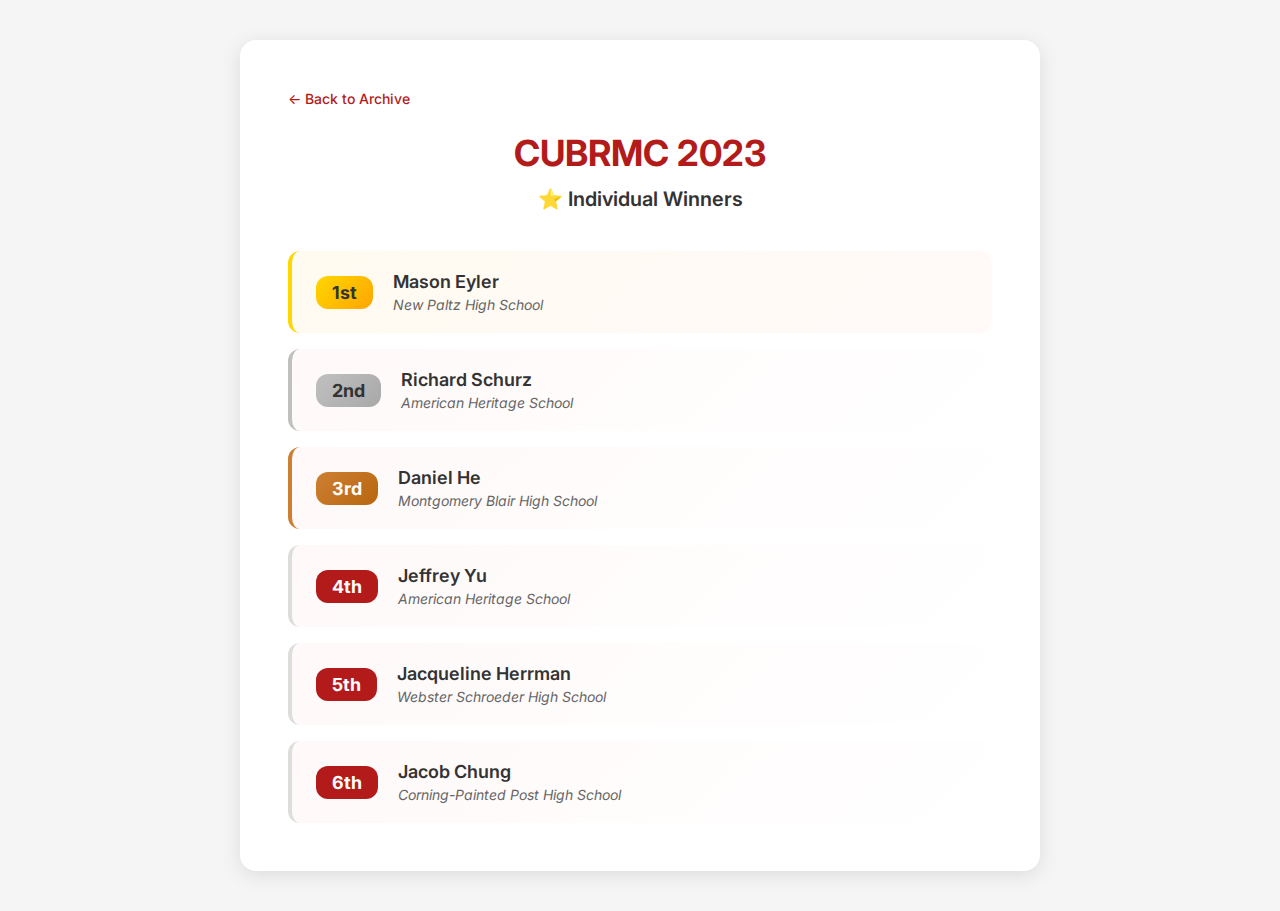
<file: 2023-individual-winners.html>
<!DOCTYPE html>
<html lang="en">
<head>
    <meta charset="UTF-8">
    <meta name="viewport" content="width=device-width, initial-scale=1.0">
    <title>CUBRMC 2023 - Individual Winners</title>
    <link rel="preconnect" href="https://fonts.googleapis.com">
    <link rel="preconnect" href="https://fonts.gstatic.com" crossorigin>
    <link href="https://fonts.googleapis.com/css2?family=Inter:wght@400;500;600;700&display=swap" rel="stylesheet">
    <style>
        * {
            margin: 0;
            padding: 0;
            box-sizing: border-box;
        }

        body {
            font-family: 'Inter', sans-serif;
            background-color: #F5F5F5;
            padding: 40px 20px;
            min-height: 100vh;
        }

        .container {
            max-width: 800px;
            margin: 0 auto;
            background-color: white;
            border-radius: 16px;
            padding: 48px;
            box-shadow: 0 4px 20px rgba(0, 0, 0, 0.1);
        }

        .back-link {
            display: inline-block;
            color: #B31B1B;
            text-decoration: none;
            font-size: 14px;
            margin-bottom: 24px;
            font-weight: 500;
        }

        .back-link:hover {
            text-decoration: underline;
        }

        h1 {
            font-size: 36px;
            font-weight: 700;
            color: #B31B1B;
            margin-bottom: 12px;
            text-align: center;
        }

        .subtitle {
            font-size: 20px;
            font-weight: 600;
            color: #333;
            margin-bottom: 40px;
            text-align: center;
        }

        .winner-list {
            display: flex;
            flex-direction: column;
            gap: 16px;
        }

        .winner-item {
            display: flex;
            align-items: center;
            padding: 20px 24px;
            background: linear-gradient(135deg, #FFF9F9 0%, #FFFFFF 100%);
            border-radius: 12px;
            border-left: 4px solid #DDD;
        }

        .winner-item.place-1 {
            border-left-color: #FFD700;
            background: linear-gradient(135deg, #FFFBF0 0%, #FFF9F9 100%);
        }

        .winner-item.place-2 {
            border-left-color: #C0C0C0;
        }

        .winner-item.place-3 {
            border-left-color: #CD7F32;
        }

        .place {
            font-size: 18px;
            font-weight: 700;
            color: white;
            background-color: #B31B1B;
            padding: 6px 16px;
            border-radius: 12px;
            margin-right: 20px;
            min-width: 50px;
            text-align: center;
        }

        .winner-item.place-1 .place {
            background: linear-gradient(135deg, #FFD700 0%, #FFA500 100%);
            color: #333;
        }

        .winner-item.place-2 .place {
            background: linear-gradient(135deg, #C0C0C0 0%, #A8A8A8 100%);
            color: #333;
        }

        .winner-item.place-3 .place {
            background: linear-gradient(135deg, #CD7F32 0%, #B8660F 100%);
            color: white;
        }

        .winner-info {
            display: flex;
            flex-direction: column;
        }

        .name {
            font-size: 18px;
            font-weight: 600;
            color: #333;
        }

        .school {
            font-size: 14px;
            font-weight: 400;
            color: #666;
            font-style: italic;
            margin-top: 4px;
        }

        @media (max-width: 768px) {
            .container {
                padding: 32px 24px;
            }

            h1 {
                font-size: 28px;
            }

            .subtitle {
                font-size: 16px;
            }

            .winner-item {
                padding: 16px 20px;
            }

            .place {
                font-size: 16px;
                padding: 5px 12px;
                min-width: 45px;
            }

            .name {
                font-size: 16px;
            }

            .school {
                font-size: 12px;
            }
        }
    </style>
</head>
<body>
    <div class="container">
        <a href="archive.html" class="back-link">← Back to Archive</a>
        <h1>CUBRMC 2023</h1>
        <p class="subtitle">⭐ Individual Winners</p>
        
        <div class="winner-list">
            <div class="winner-item place-1">
                <span class="place">1st</span>
                <div class="winner-info">
                    <span class="name">Mason Eyler</span>
                    <span class="school">New Paltz High School</span>
                </div>
            </div>
            <div class="winner-item place-2">
                <span class="place">2nd</span>
                <div class="winner-info">
                    <span class="name">Richard Schurz</span>
                    <span class="school">American Heritage School</span>
                </div>
            </div>
            <div class="winner-item place-3">
                <span class="place">3rd</span>
                <div class="winner-info">
                    <span class="name">Daniel He</span>
                    <span class="school">Montgomery Blair High School</span>
                </div>
            </div>
            <div class="winner-item">
                <span class="place">4th</span>
                <div class="winner-info">
                    <span class="name">Jeffrey Yu</span>
                    <span class="school">American Heritage School</span>
                </div>
            </div>
            <div class="winner-item">
                <span class="place">5th</span>
                <div class="winner-info">
                    <span class="name">Jacqueline Herrman</span>
                    <span class="school">Webster Schroeder High School</span>
                </div>
            </div>
            <div class="winner-item">
                <span class="place">6th</span>
                <div class="winner-info">
                    <span class="name">Jacob Chung</span>
                    <span class="school">Corning-Painted Post High School</span>
                </div>
            </div>
        </div>
    </div>
</body>
</html>
</file>
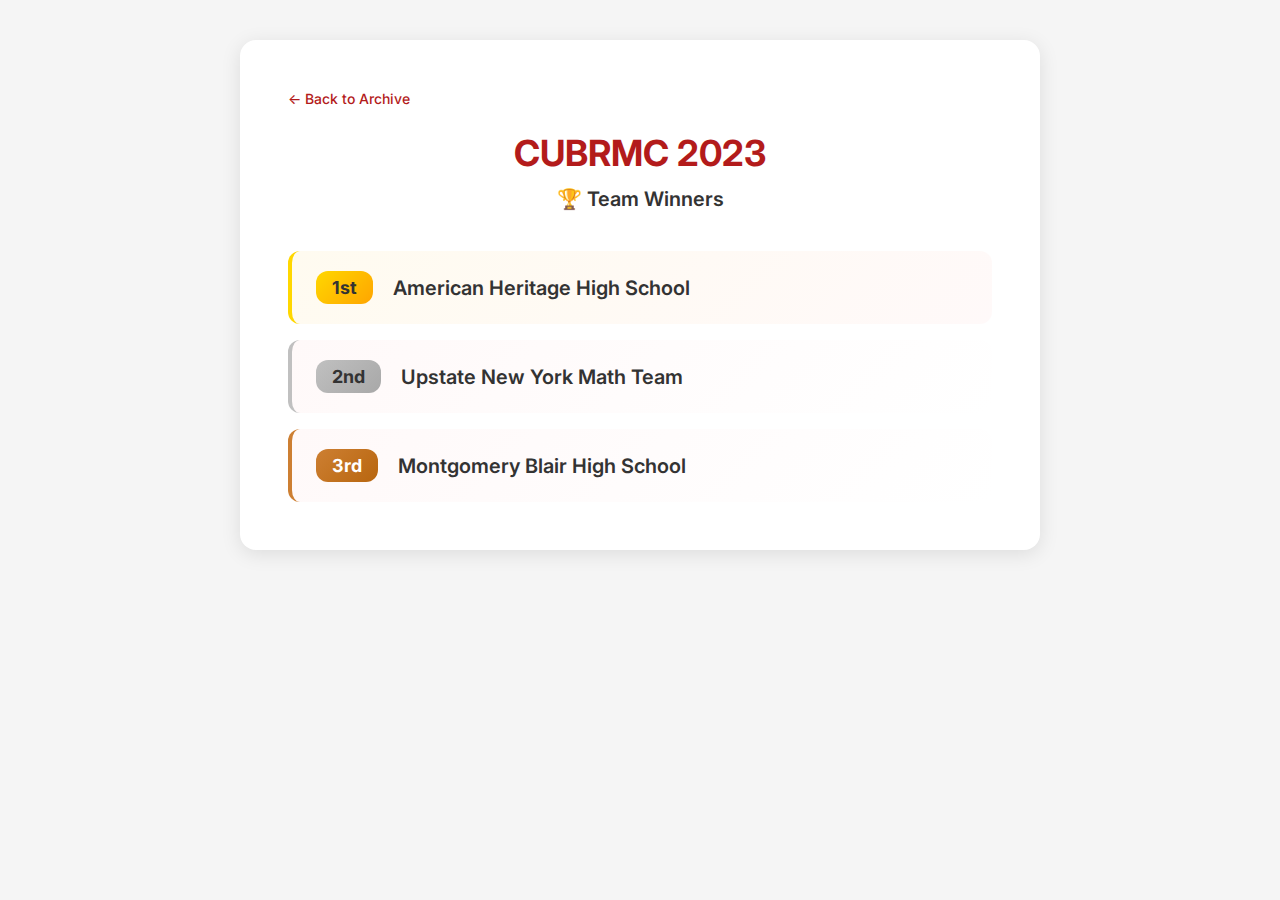
<file: 2023-team-winners.html>
<!DOCTYPE html>
<html lang="en">
<head>
    <meta charset="UTF-8">
    <meta name="viewport" content="width=device-width, initial-scale=1.0">
    <title>CUBRMC 2023 - Team Winners</title>
    <link rel="preconnect" href="https://fonts.googleapis.com">
    <link rel="preconnect" href="https://fonts.gstatic.com" crossorigin>
    <link href="https://fonts.googleapis.com/css2?family=Inter:wght@400;500;600;700&display=swap" rel="stylesheet">
    <style>
        * {
            margin: 0;
            padding: 0;
            box-sizing: border-box;
        }

        body {
            font-family: 'Inter', sans-serif;
            background-color: #F5F5F5;
            padding: 40px 20px;
            min-height: 100vh;
        }

        .container {
            max-width: 800px;
            margin: 0 auto;
            background-color: white;
            border-radius: 16px;
            padding: 48px;
            box-shadow: 0 4px 20px rgba(0, 0, 0, 0.1);
        }

        .back-link {
            display: inline-block;
            color: #B31B1B;
            text-decoration: none;
            font-size: 14px;
            margin-bottom: 24px;
            font-weight: 500;
        }

        .back-link:hover {
            text-decoration: underline;
        }

        h1 {
            font-size: 36px;
            font-weight: 700;
            color: #B31B1B;
            margin-bottom: 12px;
            text-align: center;
        }

        .subtitle {
            font-size: 20px;
            font-weight: 600;
            color: #333;
            margin-bottom: 40px;
            text-align: center;
        }

        .winner-list {
            display: flex;
            flex-direction: column;
            gap: 16px;
        }

        .winner-item {
            display: flex;
            align-items: center;
            padding: 20px 24px;
            background: linear-gradient(135deg, #FFF9F9 0%, #FFFFFF 100%);
            border-radius: 12px;
            border-left: 4px solid #DDD;
        }

        .winner-item.place-1 {
            border-left-color: #FFD700;
            background: linear-gradient(135deg, #FFFBF0 0%, #FFF9F9 100%);
        }

        .winner-item.place-2 {
            border-left-color: #C0C0C0;
        }

        .winner-item.place-3 {
            border-left-color: #CD7F32;
        }

        .place {
            font-size: 18px;
            font-weight: 700;
            color: white;
            background-color: #B31B1B;
            padding: 6px 16px;
            border-radius: 12px;
            margin-right: 20px;
            min-width: 50px;
            text-align: center;
        }

        .winner-item.place-1 .place {
            background: linear-gradient(135deg, #FFD700 0%, #FFA500 100%);
            color: #333;
        }

        .winner-item.place-2 .place {
            background: linear-gradient(135deg, #C0C0C0 0%, #A8A8A8 100%);
            color: #333;
        }

        .winner-item.place-3 .place {
            background: linear-gradient(135deg, #CD7F32 0%, #B8660F 100%);
            color: white;
        }

        .team-name {
            font-size: 20px;
            font-weight: 600;
            color: #333;
        }

        @media (max-width: 768px) {
            .container {
                padding: 32px 24px;
            }

            h1 {
                font-size: 28px;
            }

            .subtitle {
                font-size: 16px;
            }

            .winner-item {
                padding: 16px 20px;
            }

            .place {
                font-size: 16px;
                padding: 5px 12px;
                min-width: 45px;
            }

            .team-name {
                font-size: 18px;
            }
        }
    </style>
</head>
<body>
    <div class="container">
        <a href="archive.html" class="back-link">← Back to Archive</a>
        <h1>CUBRMC 2023</h1>
        <p class="subtitle">🏆 Team Winners</p>
        
        <div class="winner-list">
            <div class="winner-item place-1">
                <span class="place">1st</span>
                <span class="team-name">American Heritage High School</span>
            </div>
            <div class="winner-item place-2">
                <span class="place">2nd</span>
                <span class="team-name">Upstate New York Math Team</span>
            </div>
            <div class="winner-item place-3">
                <span class="place">3rd</span>
                <span class="team-name">Montgomery Blair High School</span>
            </div>
        </div>
    </div>
</body>
</html>
</file>
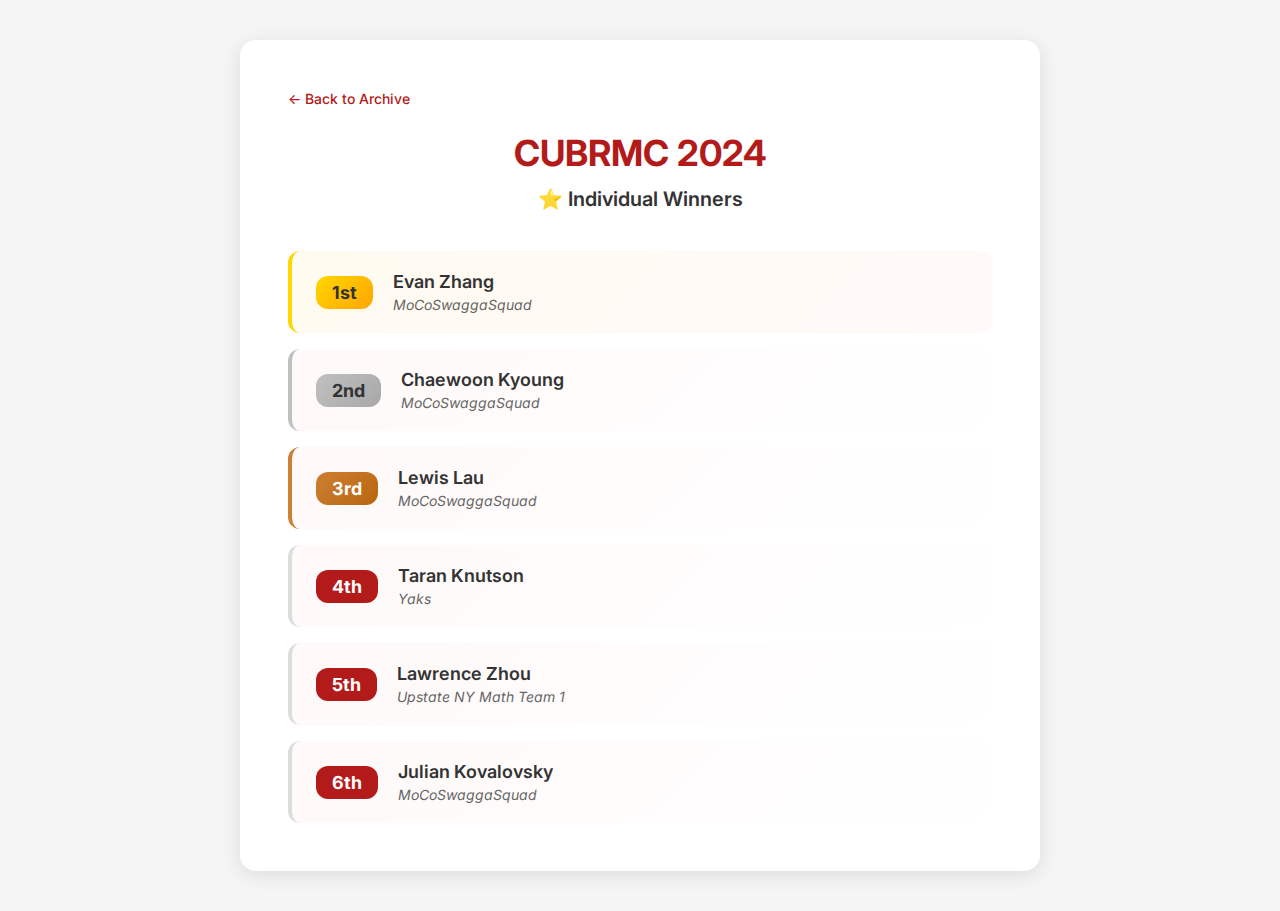
<file: 2024-individual-winners.html>
<!DOCTYPE html>
<html lang="en">
<head>
    <meta charset="UTF-8">
    <meta name="viewport" content="width=device-width, initial-scale=1.0">
    <title>CUBRMC 2024 - Individual Winners</title>
    <link rel="preconnect" href="https://fonts.googleapis.com">
    <link rel="preconnect" href="https://fonts.gstatic.com" crossorigin>
    <link href="https://fonts.googleapis.com/css2?family=Inter:wght@400;500;600;700&display=swap" rel="stylesheet">
    <style>
        * {
            margin: 0;
            padding: 0;
            box-sizing: border-box;
        }

        body {
            font-family: 'Inter', sans-serif;
            background-color: #F5F5F5;
            padding: 40px 20px;
            min-height: 100vh;
        }

        .container {
            max-width: 800px;
            margin: 0 auto;
            background-color: white;
            border-radius: 16px;
            padding: 48px;
            box-shadow: 0 4px 20px rgba(0, 0, 0, 0.1);
        }

        .back-link {
            display: inline-block;
            color: #B31B1B;
            text-decoration: none;
            font-size: 14px;
            margin-bottom: 24px;
            font-weight: 500;
        }

        .back-link:hover {
            text-decoration: underline;
        }

        h1 {
            font-size: 36px;
            font-weight: 700;
            color: #B31B1B;
            margin-bottom: 12px;
            text-align: center;
        }

        .subtitle {
            font-size: 20px;
            font-weight: 600;
            color: #333;
            margin-bottom: 40px;
            text-align: center;
        }

        .winner-list {
            display: flex;
            flex-direction: column;
            gap: 16px;
        }

        .winner-item {
            display: flex;
            align-items: center;
            padding: 20px 24px;
            background: linear-gradient(135deg, #FFF9F9 0%, #FFFFFF 100%);
            border-radius: 12px;
            border-left: 4px solid #DDD;
        }

        .winner-item.place-1 {
            border-left-color: #FFD700;
            background: linear-gradient(135deg, #FFFBF0 0%, #FFF9F9 100%);
        }

        .winner-item.place-2 {
            border-left-color: #C0C0C0;
        }

        .winner-item.place-3 {
            border-left-color: #CD7F32;
        }

        .place {
            font-size: 18px;
            font-weight: 700;
            color: white;
            background-color: #B31B1B;
            padding: 6px 16px;
            border-radius: 12px;
            margin-right: 20px;
            min-width: 50px;
            text-align: center;
        }

        .winner-item.place-1 .place {
            background: linear-gradient(135deg, #FFD700 0%, #FFA500 100%);
            color: #333;
        }

        .winner-item.place-2 .place {
            background: linear-gradient(135deg, #C0C0C0 0%, #A8A8A8 100%);
            color: #333;
        }

        .winner-item.place-3 .place {
            background: linear-gradient(135deg, #CD7F32 0%, #B8660F 100%);
            color: white;
        }

        .winner-info {
            display: flex;
            flex-direction: column;
        }

        .name {
            font-size: 18px;
            font-weight: 600;
            color: #333;
        }

        .school {
            font-size: 14px;
            font-weight: 400;
            color: #666;
            font-style: italic;
            margin-top: 4px;
        }

        @media (max-width: 768px) {
            .container {
                padding: 32px 24px;
            }

            h1 {
                font-size: 28px;
            }

            .subtitle {
                font-size: 16px;
            }

            .winner-item {
                padding: 16px 20px;
            }

            .place {
                font-size: 16px;
                padding: 5px 12px;
                min-width: 45px;
            }

            .name {
                font-size: 16px;
            }

            .school {
                font-size: 12px;
            }
        }
    </style>
</head>
<body>
    <div class="container">
        <a href="archive.html" class="back-link">← Back to Archive</a>
        <h1>CUBRMC 2024</h1>
        <p class="subtitle">⭐ Individual Winners</p>
        
        <div class="winner-list">
            <div class="winner-item place-1">
                <span class="place">1st</span>
                <div class="winner-info">
                    <span class="name">Evan Zhang</span>
                    <span class="school">MoCoSwaggaSquad</span>
                </div>
            </div>
            <div class="winner-item place-2">
                <span class="place">2nd</span>
                <div class="winner-info">
                    <span class="name">Chaewoon Kyoung</span>
                    <span class="school">MoCoSwaggaSquad</span>
                </div>
            </div>
            <div class="winner-item place-3">
                <span class="place">3rd</span>
                <div class="winner-info">
                    <span class="name">Lewis Lau</span>
                    <span class="school">MoCoSwaggaSquad</span>
                </div>
            </div>
            <div class="winner-item">
                <span class="place">4th</span>
                <div class="winner-info">
                    <span class="name">Taran Knutson</span>
                    <span class="school">Yaks</span>
                </div>
            </div>
            <div class="winner-item">
                <span class="place">5th</span>
                <div class="winner-info">
                    <span class="name">Lawrence Zhou</span>
                    <span class="school">Upstate NY Math Team 1</span>
                </div>
            </div>
            <div class="winner-item">
                <span class="place">6th</span>
                <div class="winner-info">
                    <span class="name">Julian Kovalovsky</span>
                    <span class="school">MoCoSwaggaSquad</span>
                </div>
            </div>
        </div>
    </div>
</body>
</html>
</file>
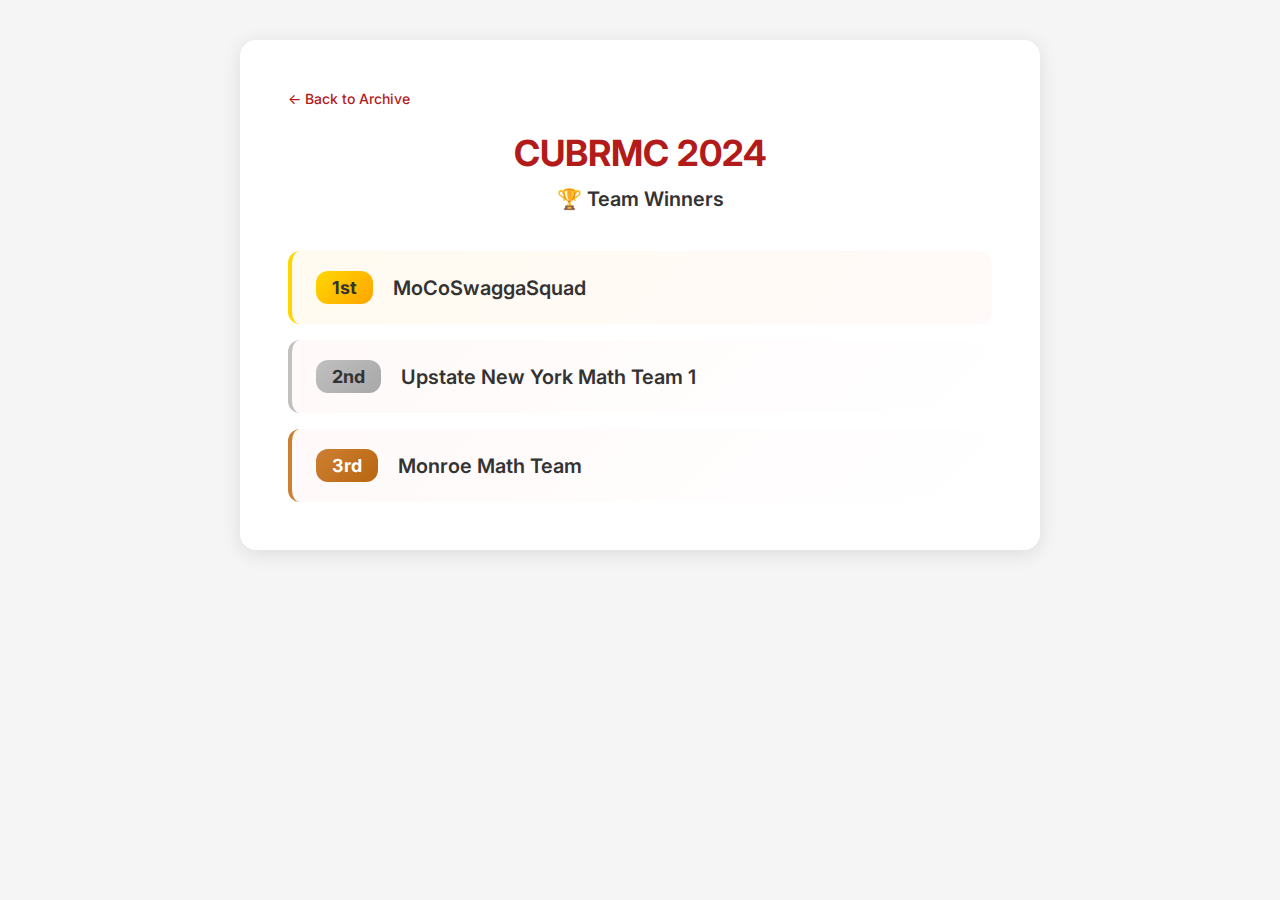
<file: 2024-team-winners.html>
<!DOCTYPE html>
<html lang="en">
<head>
    <meta charset="UTF-8">
    <meta name="viewport" content="width=device-width, initial-scale=1.0">
    <title>CUBRMC 2024 - Team Winners</title>
    <link rel="preconnect" href="https://fonts.googleapis.com">
    <link rel="preconnect" href="https://fonts.gstatic.com" crossorigin>
    <link href="https://fonts.googleapis.com/css2?family=Inter:wght@400;500;600;700&display=swap" rel="stylesheet">
    <style>
        * {
            margin: 0;
            padding: 0;
            box-sizing: border-box;
        }

        body {
            font-family: 'Inter', sans-serif;
            background-color: #F5F5F5;
            padding: 40px 20px;
            min-height: 100vh;
        }

        .container {
            max-width: 800px;
            margin: 0 auto;
            background-color: white;
            border-radius: 16px;
            padding: 48px;
            box-shadow: 0 4px 20px rgba(0, 0, 0, 0.1);
        }

        .back-link {
            display: inline-block;
            color: #B31B1B;
            text-decoration: none;
            font-size: 14px;
            margin-bottom: 24px;
            font-weight: 500;
        }

        .back-link:hover {
            text-decoration: underline;
        }

        h1 {
            font-size: 36px;
            font-weight: 700;
            color: #B31B1B;
            margin-bottom: 12px;
            text-align: center;
        }

        .subtitle {
            font-size: 20px;
            font-weight: 600;
            color: #333;
            margin-bottom: 40px;
            text-align: center;
        }

        .winner-list {
            display: flex;
            flex-direction: column;
            gap: 16px;
        }

        .winner-item {
            display: flex;
            align-items: center;
            padding: 20px 24px;
            background: linear-gradient(135deg, #FFF9F9 0%, #FFFFFF 100%);
            border-radius: 12px;
            border-left: 4px solid #DDD;
        }

        .winner-item.place-1 {
            border-left-color: #FFD700;
            background: linear-gradient(135deg, #FFFBF0 0%, #FFF9F9 100%);
        }

        .winner-item.place-2 {
            border-left-color: #C0C0C0;
        }

        .winner-item.place-3 {
            border-left-color: #CD7F32;
        }

        .place {
            font-size: 18px;
            font-weight: 700;
            color: white;
            background-color: #B31B1B;
            padding: 6px 16px;
            border-radius: 12px;
            margin-right: 20px;
            min-width: 50px;
            text-align: center;
        }

        .winner-item.place-1 .place {
            background: linear-gradient(135deg, #FFD700 0%, #FFA500 100%);
            color: #333;
        }

        .winner-item.place-2 .place {
            background: linear-gradient(135deg, #C0C0C0 0%, #A8A8A8 100%);
            color: #333;
        }

        .winner-item.place-3 .place {
            background: linear-gradient(135deg, #CD7F32 0%, #B8660F 100%);
            color: white;
        }

        .team-name {
            font-size: 20px;
            font-weight: 600;
            color: #333;
        }

        @media (max-width: 768px) {
            .container {
                padding: 32px 24px;
            }

            h1 {
                font-size: 28px;
            }

            .subtitle {
                font-size: 16px;
            }

            .winner-item {
                padding: 16px 20px;
            }

            .place {
                font-size: 16px;
                padding: 5px 12px;
                min-width: 45px;
            }

            .team-name {
                font-size: 18px;
            }
        }
    </style>
</head>
<body>
    <div class="container">
        <a href="archive.html" class="back-link">← Back to Archive</a>
        <h1>CUBRMC 2024</h1>
        <p class="subtitle">🏆 Team Winners</p>
        
        <div class="winner-list">
            <div class="winner-item place-1">
                <span class="place">1st</span>
                <span class="team-name">MoCoSwaggaSquad</span>
            </div>
            <div class="winner-item place-2">
                <span class="place">2nd</span>
                <span class="team-name">Upstate New York Math Team 1</span>
            </div>
            <div class="winner-item place-3">
                <span class="place">3rd</span>
                <span class="team-name">Monroe Math Team</span>
            </div>
        </div>
    </div>
</body>
</html>
</file>
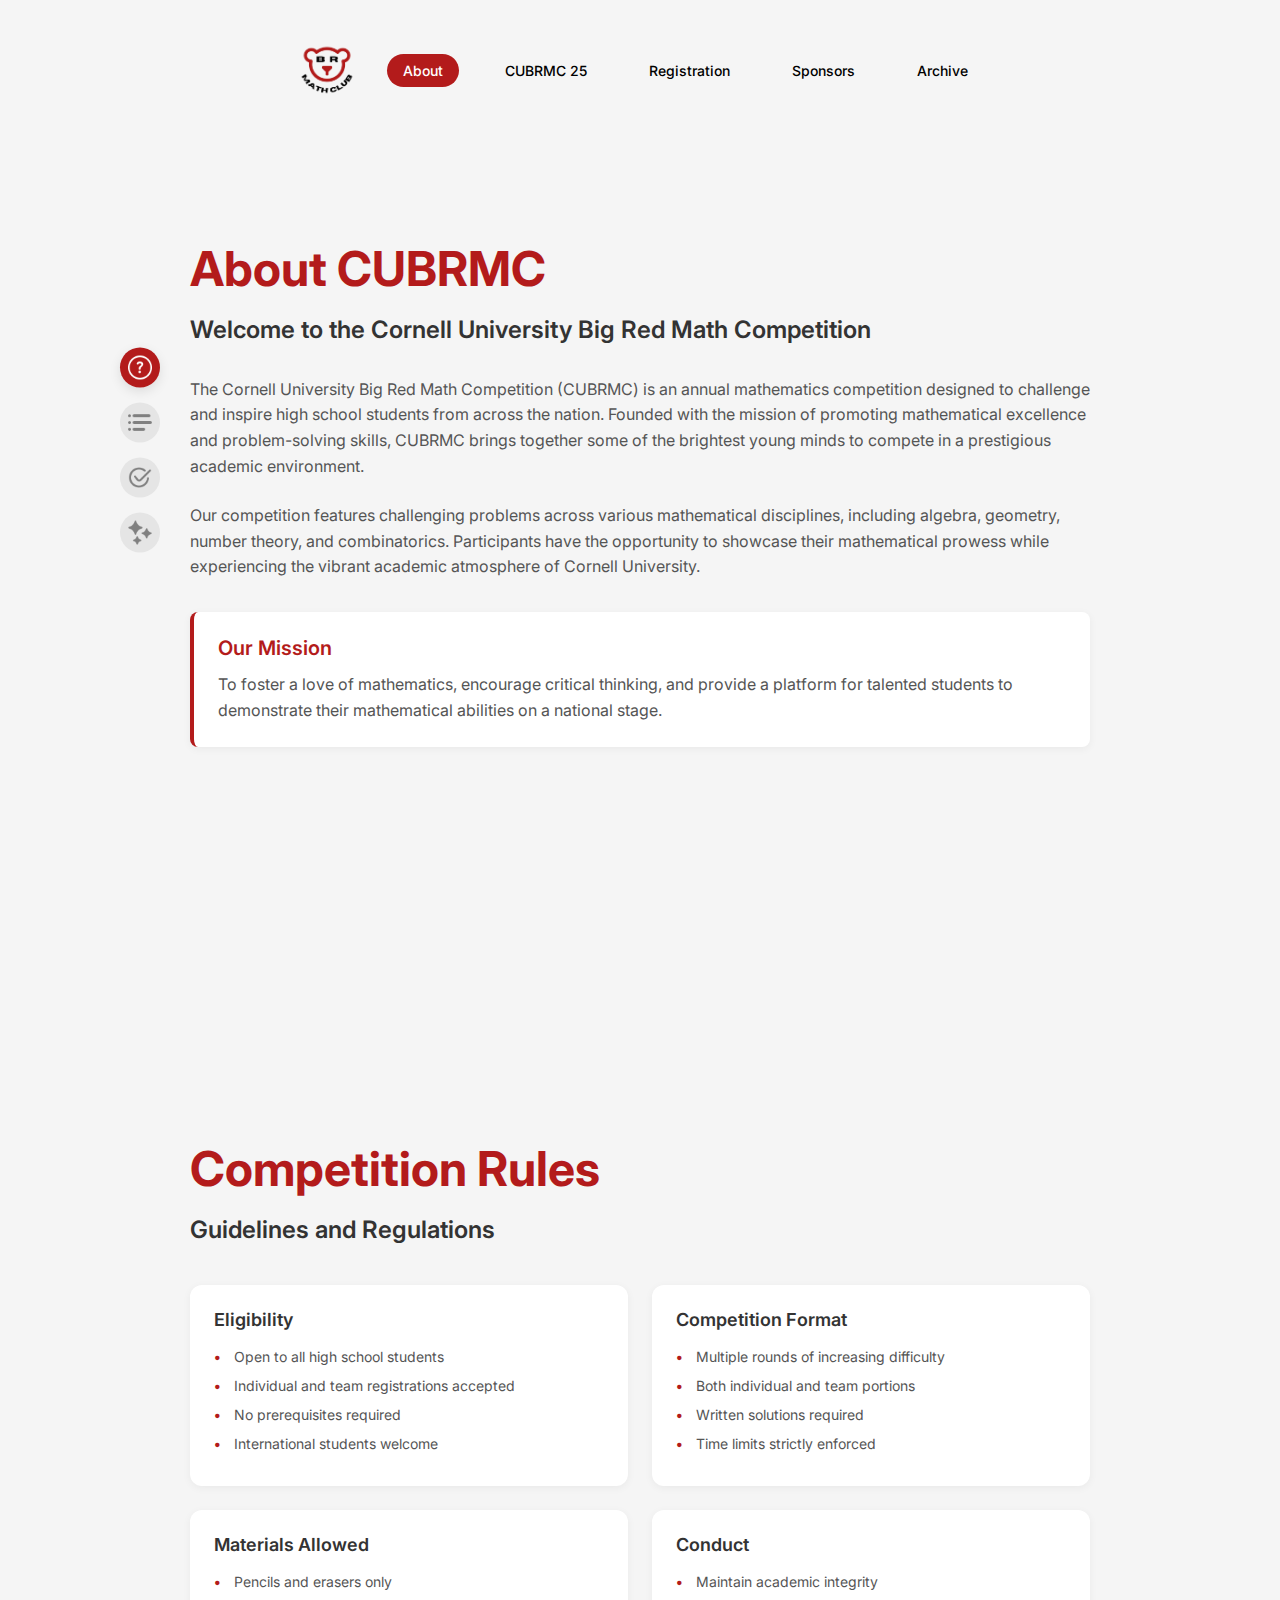
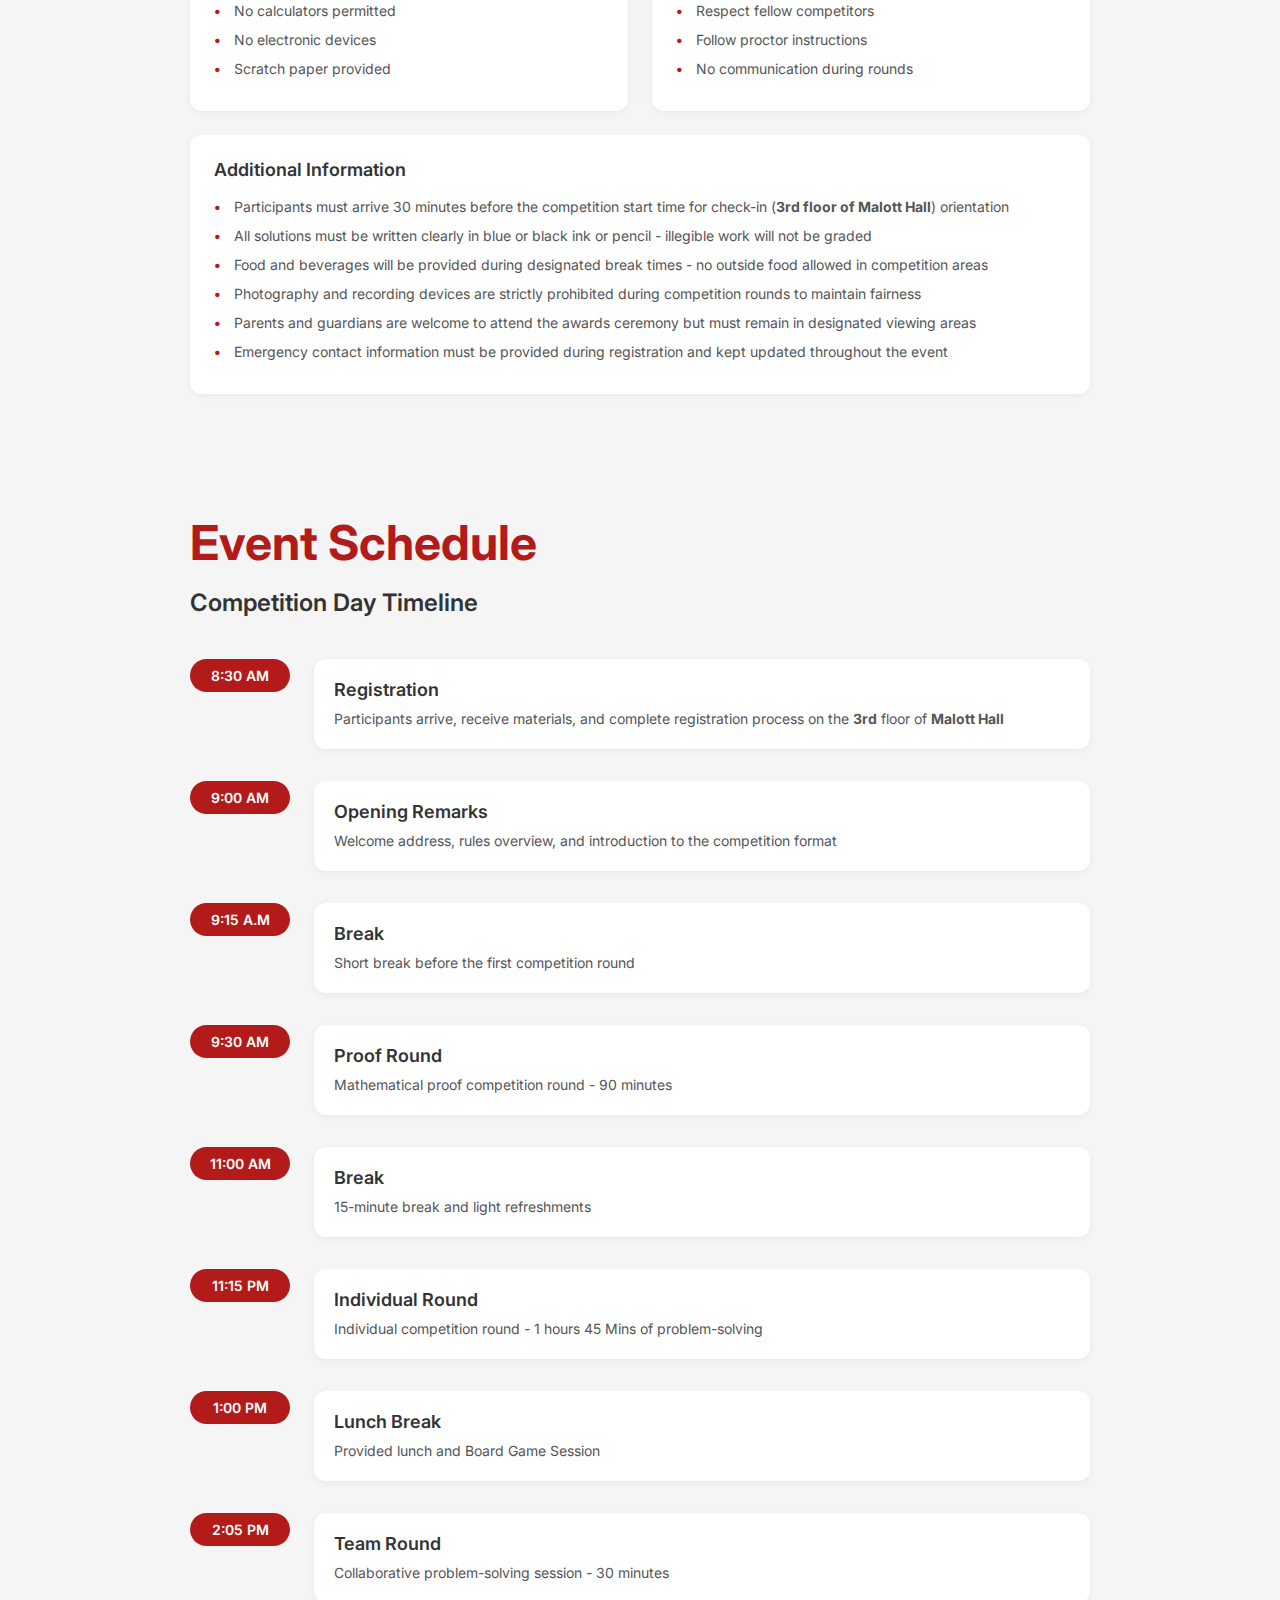
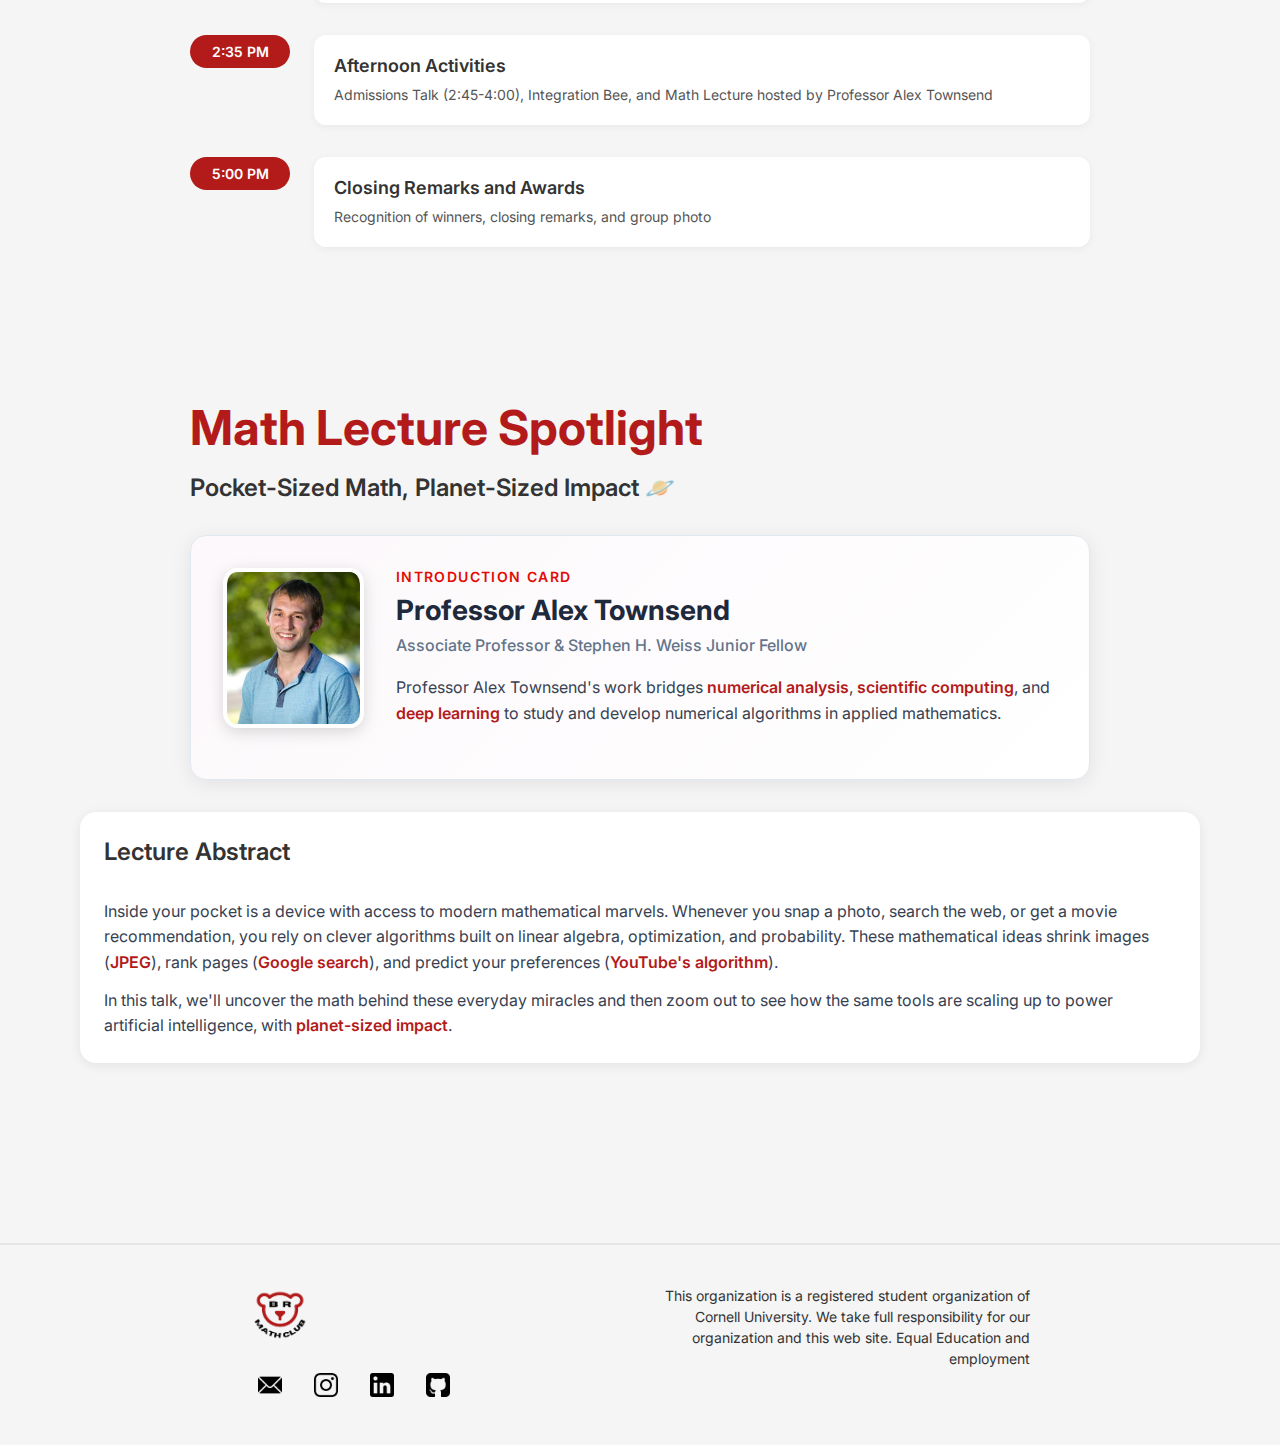
<file: about.html>
<!DOCTYPE html>
<html lang="en">
<head>
    <meta charset="UTF-8">
    <meta name="viewport" content="width=device-width, initial-scale=1.0">
    <title>About - Cornell University Big Red Math Competition</title>
    <link rel="preconnect" href="https://fonts.googleapis.com">
    <link rel="preconnect" href="https://fonts.gstatic.com" crossorigin>
    <link href="https://fonts.googleapis.com/css2?family=Inter:wght@400;500;600;700&display=swap" rel="stylesheet">
    <link rel="stylesheet" href="css styling/styles.css">
    <link rel="stylesheet" href="css styling/about-styles.css">
</head>
<body class="about-page">
    <!-- Navigation Header -->
    <header class="header">
        <div class="logo-home-button" onclick="window.location.href='index.html'">
            <img src="assets/logo.png" alt="Big Red Math Club Logo" class="logo-image">
        </div>

        <nav class="navigation">
            <button class="nav-button active" onclick="window.location.href='about.html'">About</button>
            <button class="nav-button" onclick="window.location.href='index.html'">CUBRMC 25</button>
            <button class="nav-button" onclick="window.location.href='registration.html'">Registration</button>
            <button class="nav-button" onclick="window.location.href='sponsors.html'">Sponsors</button>
            <button class="nav-button" onclick="window.location.href='archive.html'">Archive</button>
        </nav>
    </header>
    <!-- Left Sidebar Navigation -->
    <div class="sidebar">
        <div class="sidebar-nav">
            <button class="sidebar-button active" data-section="overview">
                <img src="assets/question.png" alt="Overview" class="sidebar-icon">
            </button>
            <button class="sidebar-button" data-section="rules">
                <img src="assets/list-text.png" alt="Rules" class="sidebar-icon">
            </button>
            <button class="sidebar-button" data-section="schedule">
                <img src="assets/check-list.png" alt="Schedule" class="sidebar-icon">
            </button>
            <button class="sidebar-button" data-section="lecture">
                <img src="assets/shines.png" alt="Lecture" class="sidebar-icon">
            </button>
        </div>
    </div>

    <!-- Main Content -->
    <main class="about-main">
        <div class="about-content">
            <!-- Overview Section -->
            <section id="overview" class="section">
                <div class="section-content">
                    <h1 class="section-title">About CUBRMC</h1>
                    <h2 class="section-subtitle">Welcome to the Cornell University Big Red Math Competition</h2>
                    <p class="section-text">
                        The Cornell University Big Red Math Competition (CUBRMC) is an annual mathematics competition 
                        designed to challenge and inspire high school students from across the nation. Founded with 
                        the mission of promoting mathematical excellence and problem-solving skills, CUBRMC brings 
                        together some of the brightest young minds to compete in a prestigious academic environment.
                    </p>
                    <p class="section-text">
                        Our competition features challenging problems across various mathematical disciplines, 
                        including algebra, geometry, number theory, and combinatorics. Participants have the 
                        opportunity to showcase their mathematical prowess while experiencing the vibrant 
                        academic atmosphere of Cornell University.
                    </p>
                    <div class="highlight-box">
                        <h3 class="highlight-title">Our Mission</h3>
                        <p class="highlight-text">
                            To foster a love of mathematics, encourage critical thinking, and provide a platform 
                            for talented students to demonstrate their mathematical abilities on a national stage.
                        </p>
                    </div>
                </div>
            </section>

            <!-- Rules Section -->
            <section id="rules" class="section">
                <div class="section-content">
                    <h1 class="section-title">Competition Rules</h1>
                    <h2 class="section-subtitle">Guidelines and Regulations</h2>
                    
                    <div class="rules-grid">
                        <div class="rule-item">
                            <h3 class="rule-title">Eligibility</h3>
                            <ul class="rule-list">
                                <li>Open to all high school students</li>
                                <li>Individual and team registrations accepted</li>
                                <li>No prerequisites required</li>
                                <li>International students welcome</li>
                            </ul>
                        </div>
                        
                        <div class="rule-item">
                            <h3 class="rule-title">Competition Format</h3>
                            <ul class="rule-list">
                                <li>Multiple rounds of increasing difficulty</li>
                                <li>Both individual and team portions</li>
                                <li>Written solutions required</li>
                                <li>Time limits strictly enforced</li>
                            </ul>
                        </div>
                        
                        <div class="rule-item">
                            <h3 class="rule-title">Materials Allowed</h3>
                            <ul class="rule-list">
                                <li>Pencils and erasers only</li>
                                <li>No calculators permitted</li>
                                <li>No electronic devices</li>
                                <li>Scratch paper provided</li>
                            </ul>
                        </div>
                        
                        <div class="rule-item">
                            <h3 class="rule-title">Conduct</h3>
                            <ul class="rule-list">
                                <li>Maintain academic integrity</li>
                                <li>Respect fellow competitors</li>
                                <li>Follow proctor instructions</li>
                                <li>No communication during rounds</li>
                            </ul>
                        </div>
                        
                        <div class="rule-item rule-item-wide">
                            <h3 class="rule-title">Additional Information</h3>
                            <ul class="rule-list">
                                <li>Participants must arrive 30 minutes before the competition start time for check-in (<strong>3rd floor of Malott Hall</strong>) orientation</li>
                                <li>All solutions must be written clearly in blue or black ink or pencil - illegible work will not be graded</li>
                                <li>Food and beverages will be provided during designated break times - no outside food allowed in competition areas</li>
                                <li>Photography and recording devices are strictly prohibited during competition rounds to maintain fairness</li>
                                <li>Parents and guardians are welcome to attend the awards ceremony but must remain in designated viewing areas</li>
                                <li>Emergency contact information must be provided during registration and kept updated throughout the event</li>
                            </ul>
                        </div>
                    </div>
                </div>
            </section>

            <!-- Schedule Section -->
            <section id="schedule" class="section">
                <div class="section-content">
                    <h1 class="section-title">Event Schedule</h1>
                    <h2 class="section-subtitle">Competition Day Timeline</h2>
                    
                    <div class="schedule-timeline">
                        <div class="timeline-item">
                            <div class="timeline-time">8:30  AM</div>
                            <div class="timeline-content">
                                <h3 class="timeline-title">Registration</h3>
                                <p class="timeline-description">
                                    Participants arrive, receive materials, and complete registration process on the <strong>3rd</strong> floor of <strong>Malott Hall</strong> 
                                </p>
                            </div>
                        </div>
                        
                        <div class="timeline-item">
                            <div class="timeline-time">9:00 AM</div>
                            <div class="timeline-content">
                                <h3 class="timeline-title">Opening Remarks</h3>
                                <p class="timeline-description">
                                    Welcome address, rules overview, and introduction to the competition format
                                </p>
                            </div>
                        </div>
                        
                        <div class="timeline-item">
                            <div class="timeline-time">9:15 A.M</div>
                            <div class="timeline-content">
                                <h3 class="timeline-title">Break</h3>
                                <p class="timeline-description">
                                    Short break before the first competition round
                                </p>
                            </div>
                        </div>
                        
                        <div class="timeline-item">
                            <div class="timeline-time">9:30 AM</div>
                            <div class="timeline-content">
                                <h3 class="timeline-title">Proof Round</h3>
                                <p class="timeline-description">
                                    Mathematical proof competition round - 90 minutes
                                </p>
                            </div>
                        </div>
                        
                        <div class="timeline-item">
                            <div class="timeline-time">11:00 AM</div>
                            <div class="timeline-content">
                                <h3 class="timeline-title">Break</h3>
                                <p class="timeline-description">
                                    15-minute break and light refreshments
                                </p>
                            </div>
                        </div>
                        
                        <div class="timeline-item">
                            <div class="timeline-time">11:15 PM</div>
                            <div class="timeline-content">
                                <h3 class="timeline-title">Individual Round</h3>
                                <p class="timeline-description">
                                    Individual competition round - 1 hours 45 Mins of problem-solving
                                </p>
                            </div>
                        </div>
                        
                        <div class="timeline-item">
                            <div class="timeline-time">1:00 PM</div>
                            <div class="timeline-content">
                                <h3 class="timeline-title">Lunch Break</h3>
                                <p class="timeline-description">
                                    Provided lunch and Board Game Session
                                </p>
                            </div>
                        </div>
                        
                        <div class="timeline-item">
                            <div class="timeline-time">2:05 PM</div>
                            <div class="timeline-content">
                                <h3 class="timeline-title">Team Round</h3>
                                <p class="timeline-description">
                                    Collaborative problem-solving session - 30 minutes
                                </p>
                            </div>
                        </div>
                        
                        <div class="timeline-item">
                            <div class="timeline-time">2:35 PM</div>
                            <div class="timeline-content">
                                <h3 class="timeline-title">Afternoon Activities</h3>
                                <p class="timeline-description">
                                    Admissions Talk (2:45-4:00), Integration Bee, and Math Lecture hosted by Professor Alex Townsend
                                </p>
                            </div>
                        </div>
                        
                        <div class="timeline-item">
                            <div class="timeline-time">5:00 PM</div>
                            <div class="timeline-content">
                                <h3 class="timeline-title">Closing Remarks and Awards</h3>
                                <p class="timeline-description">
                                    Recognition of winners, closing remarks, and group photo
                                </p>
                            </div>
                        </div>
                    </div>
                </div>
                
            </section>
                <section id="lecture" class = "section">
                    <div class="section-content">
                        <h1 class="section-title">Math Lecture Spotlight</h1>
                        <h2 class="section-subtitle">Pocket-Sized Math, Planet-Sized Impact 🪐</h2>
                        
                        <!-- Lecturer Spotlight -->
                        <div class="lecturer-spotlight">
                            <div class="lecturer-spotlight-content">
                                <img src="assets/alex-townsend.jpg" alt="Professor Alex Townsend" class="lecturer-photo">
                                
                                <div class="lecturer-details">
                                    <p class="guest-lecturer-label">Introduction Card</p>
                                    <h3 class="lecturer-name">Professor Alex Townsend</h3>
                                    <p class="lecturer-title">Associate Professor & Stephen H. Weiss Junior Fellow</p>
                                    
                                    <p class="lecturer-bio">
                                        Professor Alex Townsend's work bridges <strong>numerical analysis</strong>, 
                                        <strong>scientific computing</strong>, and <strong>deep learning</strong> to study and develop numerical algorithms in applied mathematics.
                                    </p>

                                </div>
                            </div>
                        </div>
  
                        
                    </div>
                    <div class = "lecture-abstract">
                            <h2 class="section-subtitle">Lecture Abstract</h2>
                            <p class="section-text">
                                Inside your pocket is a device with access to modern mathematical marvels. Whenever you snap a photo, 
                                search the web, or get a movie recommendation, you rely on clever algorithms built on linear algebra, 
                                optimization, and probability. These mathematical ideas shrink images (<strong>JPEG</strong>), 
                                rank pages (<strong>Google search</strong>), and predict your preferences 
                                (<strong>YouTube's algorithm</strong>). 
                            </p>
                                <p class="section-text">
                                In this talk, we'll uncover the math behind these everyday miracles and then zoom out to see how 
                                the same tools are scaling up to power artificial intelligence, with <strong>planet-sized impact</strong>.
                            </p>
                    </div>
                </section>
        </div>
    </main>

    <!-- Footer -->
    <footer class="footer">
        <div class="footer-content">
            <div class="footer-left">
                <img src="assets/logo.png" alt="Big Red Math Club Logo" class="footer-logo">
                <div class="social-links">
                    <a href="mailto:cmc@bigredmathcomp.org" class="social-link" title="Email us">
                        <img src="assets/mail.png" alt="Email" class="social-icon">
                    </a>
                    <a href="https://www.instagram.com/playboicarti/" target="_blank" class="social-link" title="Follow us on Instagram">
                        <img src="assets/instagram.png" alt="Instagram" class="social-icon">
                    </a>
                    <a href="https://www.linkedin.com/school/cornell-university/posts/?feedView=all target="_blank" class="social-link" title="Connect on LinkedIn">
                        <img src="assets/linkedin-logo.png" alt="LinkedIn" class="social-icon">
                    </a>
                    <a href="https://github.com/xikronz/CUBRMC" target="_blank" class="social-link" title="Give us a star on GH">
                        <img src="assets/github-sign.png" alt="GitHub" class="social-icon">
                    </a>
                </div>
            </div>
            <p class="footer-disclaimer">This organization is a registered student organization of Cornell University. We take full responsibility for our organization and this web site. Equal Education and employment</p>
        </div>
    </footer>

    <script src="js/about-script.js"></script>
</body>
</html>
</file>
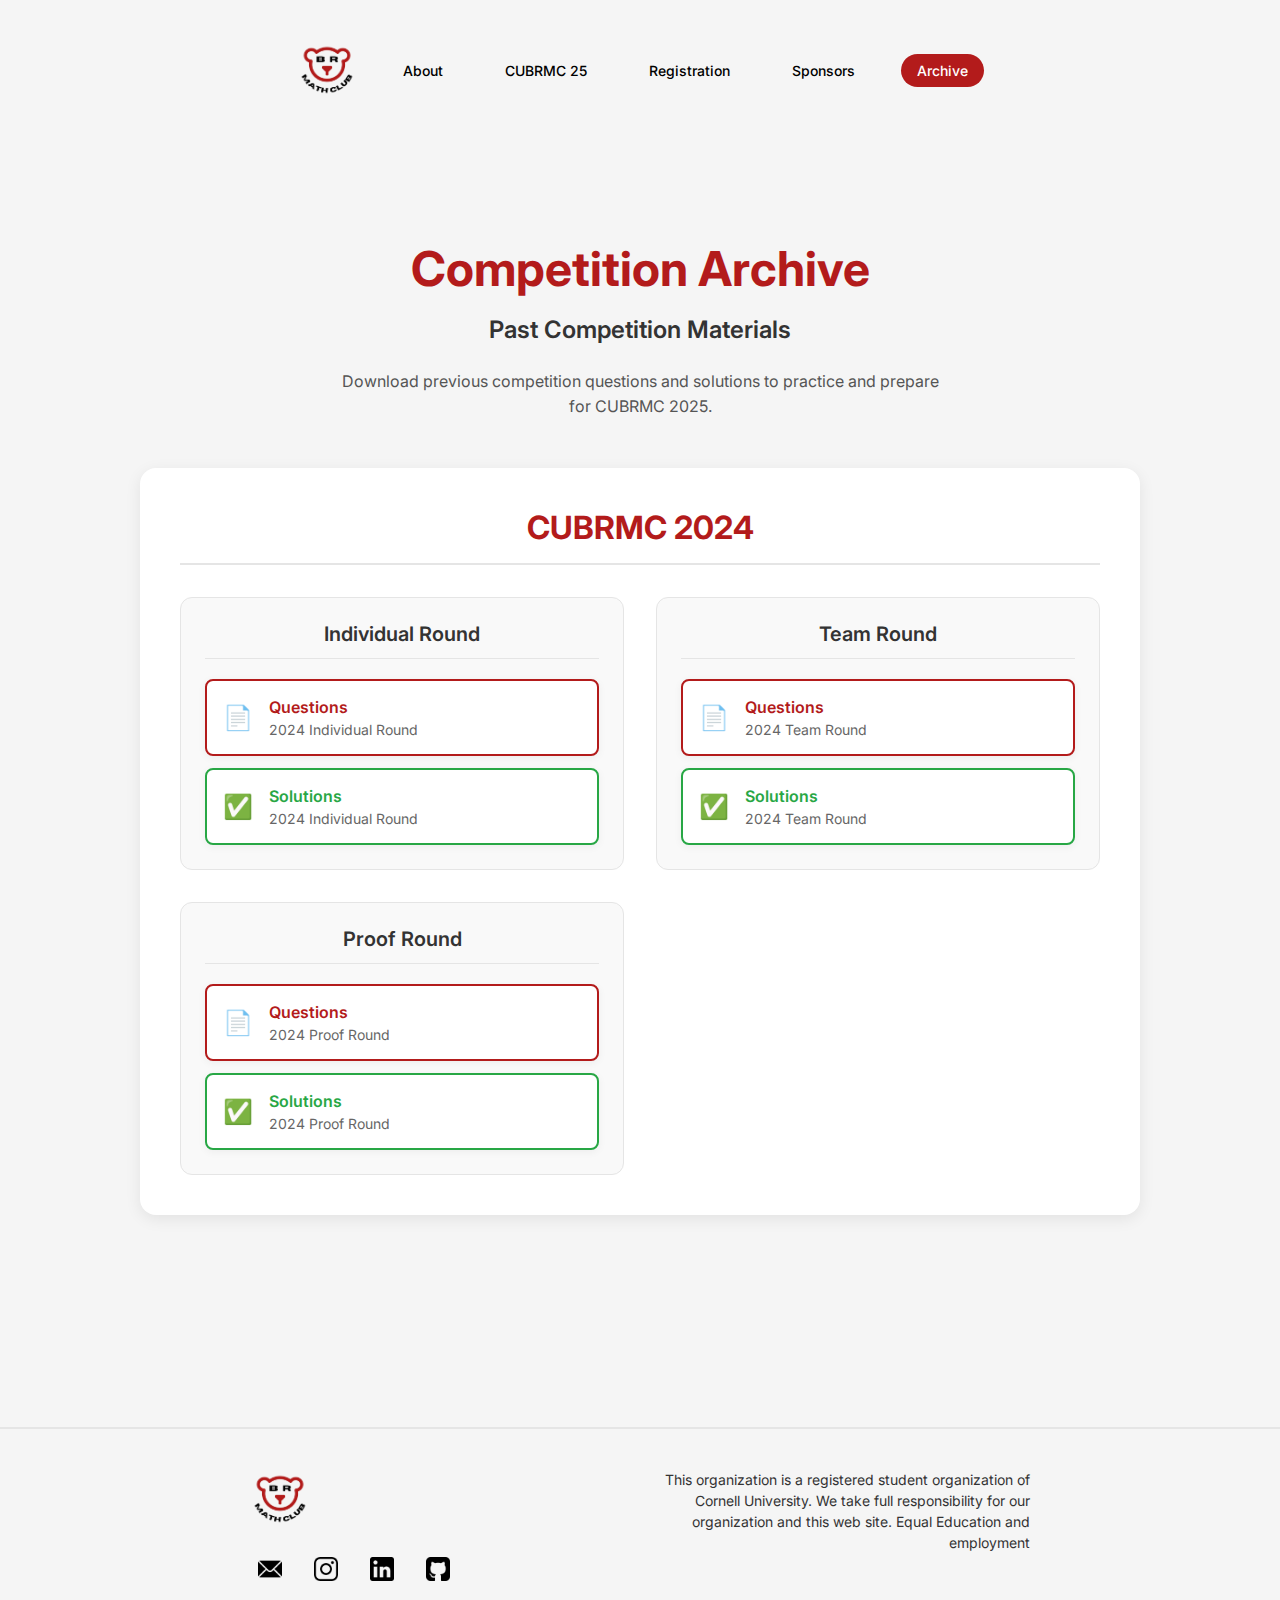
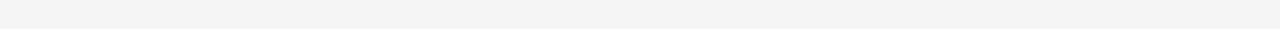
<file: archive.html>
<!DOCTYPE html>
<html lang="en">
<head>
    <meta charset="UTF-8">
    <meta name="viewport" content="width=device-width, initial-scale=1.0">
    <title>Archive - Cornell University Big Red Math Competition</title>
    <link rel="preconnect" href="https://fonts.googleapis.com">
    <link rel="preconnect" href="https://fonts.gstatic.com" crossorigin>
    <link href="https://fonts.googleapis.com/css2?family=Inter:wght@400;500;600;700&display=swap" rel="stylesheet">
    <link rel="stylesheet" href="styles.css">
    <link rel="stylesheet" href="archive-styles.css">
</head>
<body class="archive-page">
    <!-- Navigation Header -->
    <header class="header">
        <div class="logo-home-button" onclick="window.location.href='index.html'">
            <img src="assets/logo.png" alt="Big Red Math Club Logo" class="logo-image">
        </div>

        <nav class="navigation">
            <button class="nav-button" onclick="window.location.href='about.html'">About</button>
            <button class="nav-button" onclick="window.location.href='index.html'">CUBRMC 25</button>
            <button class="nav-button" onclick="window.location.href='registration.html'">Registration</button>
            <button class="nav-button" onclick="window.location.href='sponsors.html'">Sponsors</button>
            <button class="nav-button active" onclick="window.location.href='archive.html'">Archive</button>
        </nav>
    </header>

    <!-- Main Content -->
    <main class="archive-main">
        <div class="archive-content">
            <section class="archive-section">
                <div class="section-content">
                    <h1 class="archive-title">Competition Archive</h1>
                    <h2 class="archive-subtitle">Past Competition Materials</h2>
                    <p class="archive-description">
                        Download previous competition questions and solutions to practice and prepare for CUBRMC 2025.
                    </p>
                    
                    <div class="archive-grid">
                        <!-- 2024 Competition Materials -->
                        <div class="year-section">
                            <h3 class="year-title">CUBRMC 2024</h3>
                            
                            <div class="materials-grid">
                                <!-- Individual Round -->
                                <div class="material-category">
                                    <h4 class="category-title">Individual Round</h4>
                                    <div class="download-links">
                                        <a href="assets/archive/2024-indiv.pdf" download class="download-link questions">
                                            <div class="link-icon">📄</div>
                                            <div class="link-content">
                                                <span class="link-title">Questions</span>
                                                <span class="link-subtitle">2024 Individual Round</span>
                                            </div>
                                        </a>
                                        <a href="assets/archive/2024-indiv-sol.pdf" download class="download-link solutions">
                                            <div class="link-icon">✅</div>
                                            <div class="link-content">
                                                <span class="link-title">Solutions</span>
                                                <span class="link-subtitle">2024 Individual Round</span>
                                            </div>
                                        </a>
                                    </div>
                                </div>

                                <!-- Team Round -->
                                <div class="material-category">
                                    <h4 class="category-title">Team Round</h4>
                                    <div class="download-links">
                                        <a href="assets/archive/2024-team-round.pdf" download class="download-link questions">
                                            <div class="link-icon">📄</div>
                                            <div class="link-content">
                                                <span class="link-title">Questions</span>
                                                <span class="link-subtitle">2024 Team Round</span>
                                            </div>
                                        </a>
                                        <a href="assets/archive/2024-team-sol.pdf" download class="download-link solutions">
                                            <div class="link-icon">✅</div>
                                            <div class="link-content">
                                                <span class="link-title">Solutions</span>
                                                <span class="link-subtitle">2024 Team Round</span>
                                            </div>
                                        </a>
                                    </div>
                                </div>

                                <!-- Proof Round -->
                                <div class="material-category">
                                    <h4 class="category-title">Proof Round</h4>
                                    <div class="download-links">
                                        <a href="assets/archive/2024-proof.pdf" download class="download-link questions">
                                            <div class="link-icon">📄</div>
                                            <div class="link-content">
                                                <span class="link-title">Questions</span>
                                                <span class="link-subtitle">2024 Proof Round</span>
                                            </div>
                                        </a>
                                        <a href="assets/archive/2024-proof-sol.pdf" download class="download-link solutions">
                                            <div class="link-icon">✅</div>
                                            <div class="link-content">
                                                <span class="link-title">Solutions</span>
                                                <span class="link-subtitle">2024 Proof Round</span>
                                            </div>
                                        </a>
                                    </div>
                                </div>
                            </div>
                        </div>
                    </div>
                </div>
            </section>
        </div>
    </main>

    <!-- Footer -->
    <footer class="footer">
        <div class="footer-content">
            <div class="footer-left">
                <img src="assets/logo.png" alt="Big Red Math Club Logo" class="footer-logo">
                <div class="social-links">
                    <a href="mailto:cmc@bigredmathcomp.org" class="social-link" title="Email us">
                        <img src="assets/mail.png" alt="Email" class="social-icon">
                    </a>
                    <a href="https://www.instagram.com/wyd.carrie/" target="_blank" class="social-link" title="Follow us on Instagram">
                        <img src="assets/instagram.png" alt="Instagram" class="social-icon">
                    </a>
                    <a href="https://www.linkedin.com/school/cornell-university/posts/?feedView=all" target="_blank" class="social-link" title="Connect on LinkedIn">
                        <img src="assets/linkedin-logo.png" alt="LinkedIn" class="social-icon">
                    </a>
                    <a href="https://github.com/xikronz/CUBRMC" target="_blank" class="social-link" title="Give us a star on GH">
                        <img src="assets/github-sign.png" alt="GitHub" class="social-icon">
                    </a>
                </div>
            </div>
            <p class="footer-disclaimer">This organization is a registered student organization of Cornell University. We take full responsibility for our organization and this web site. Equal Education and employment</p>
        </div>
    </footer>
</body>
</html>
</file>
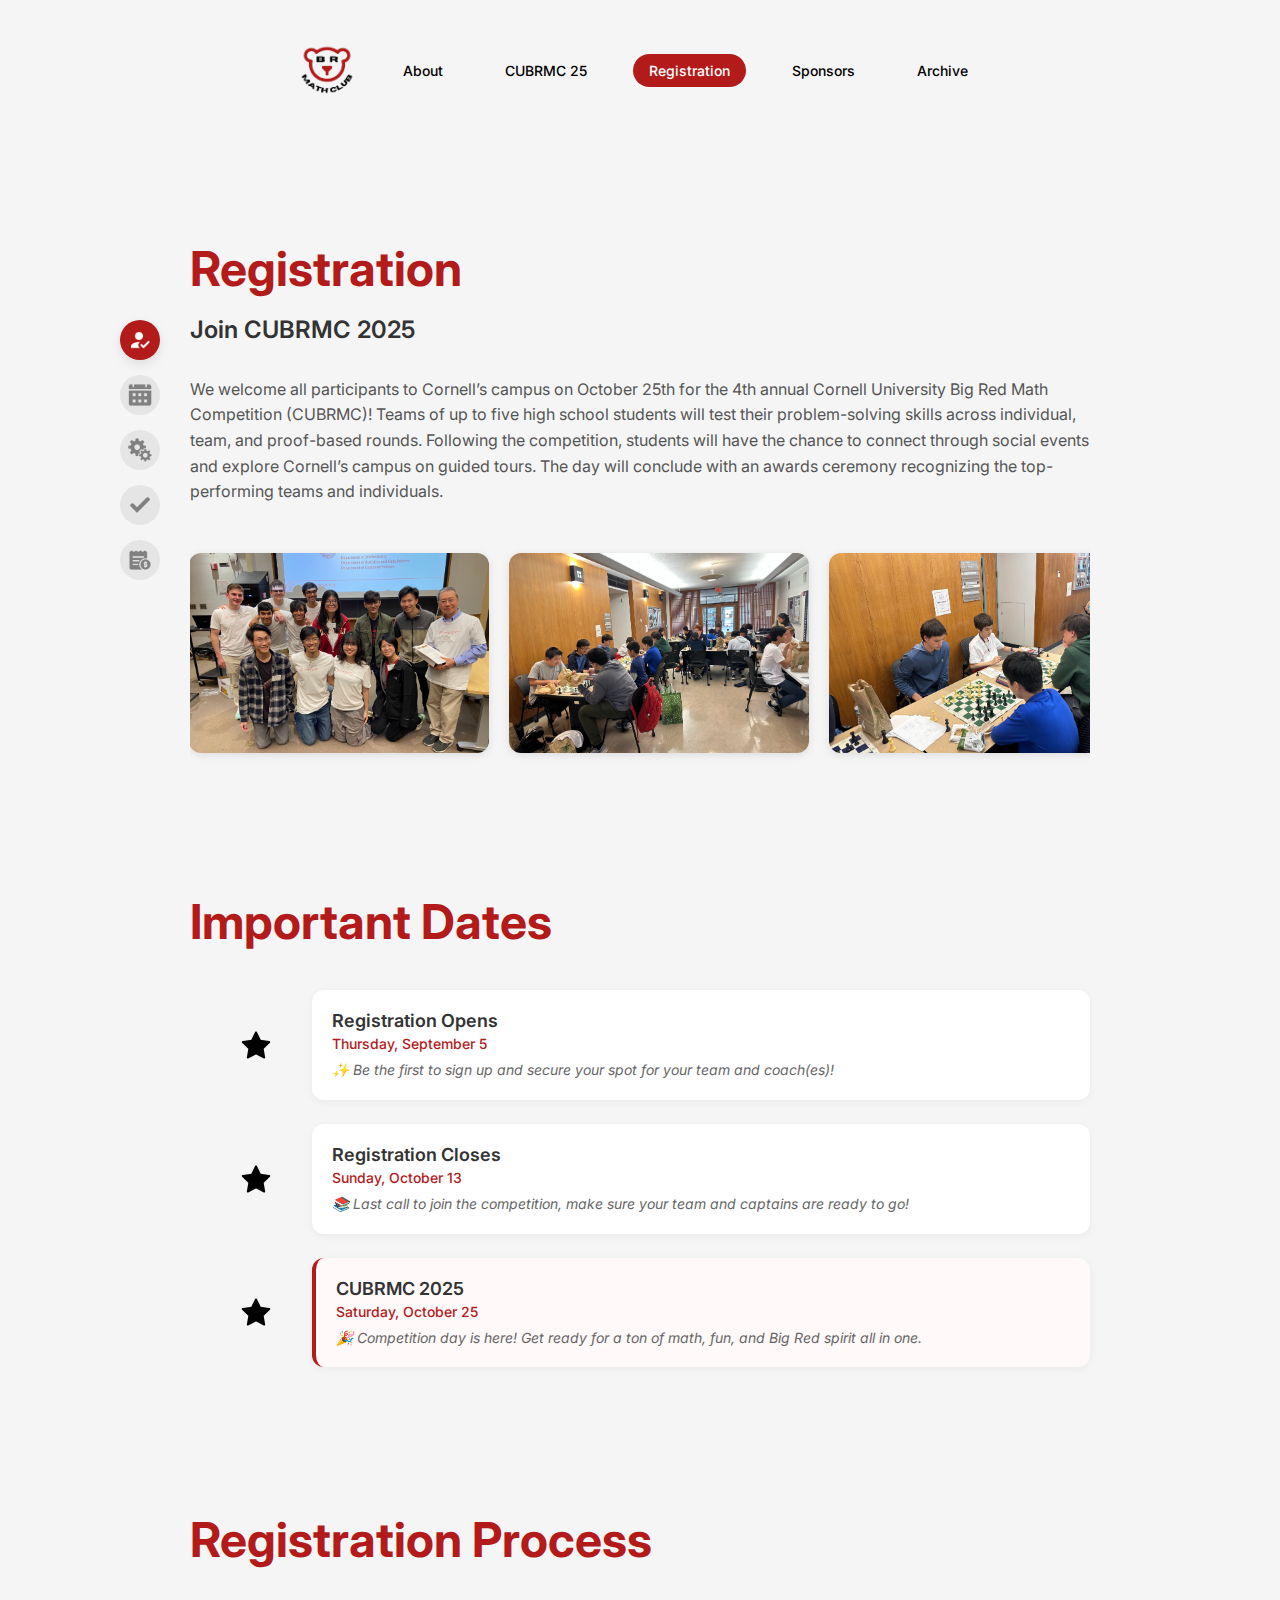
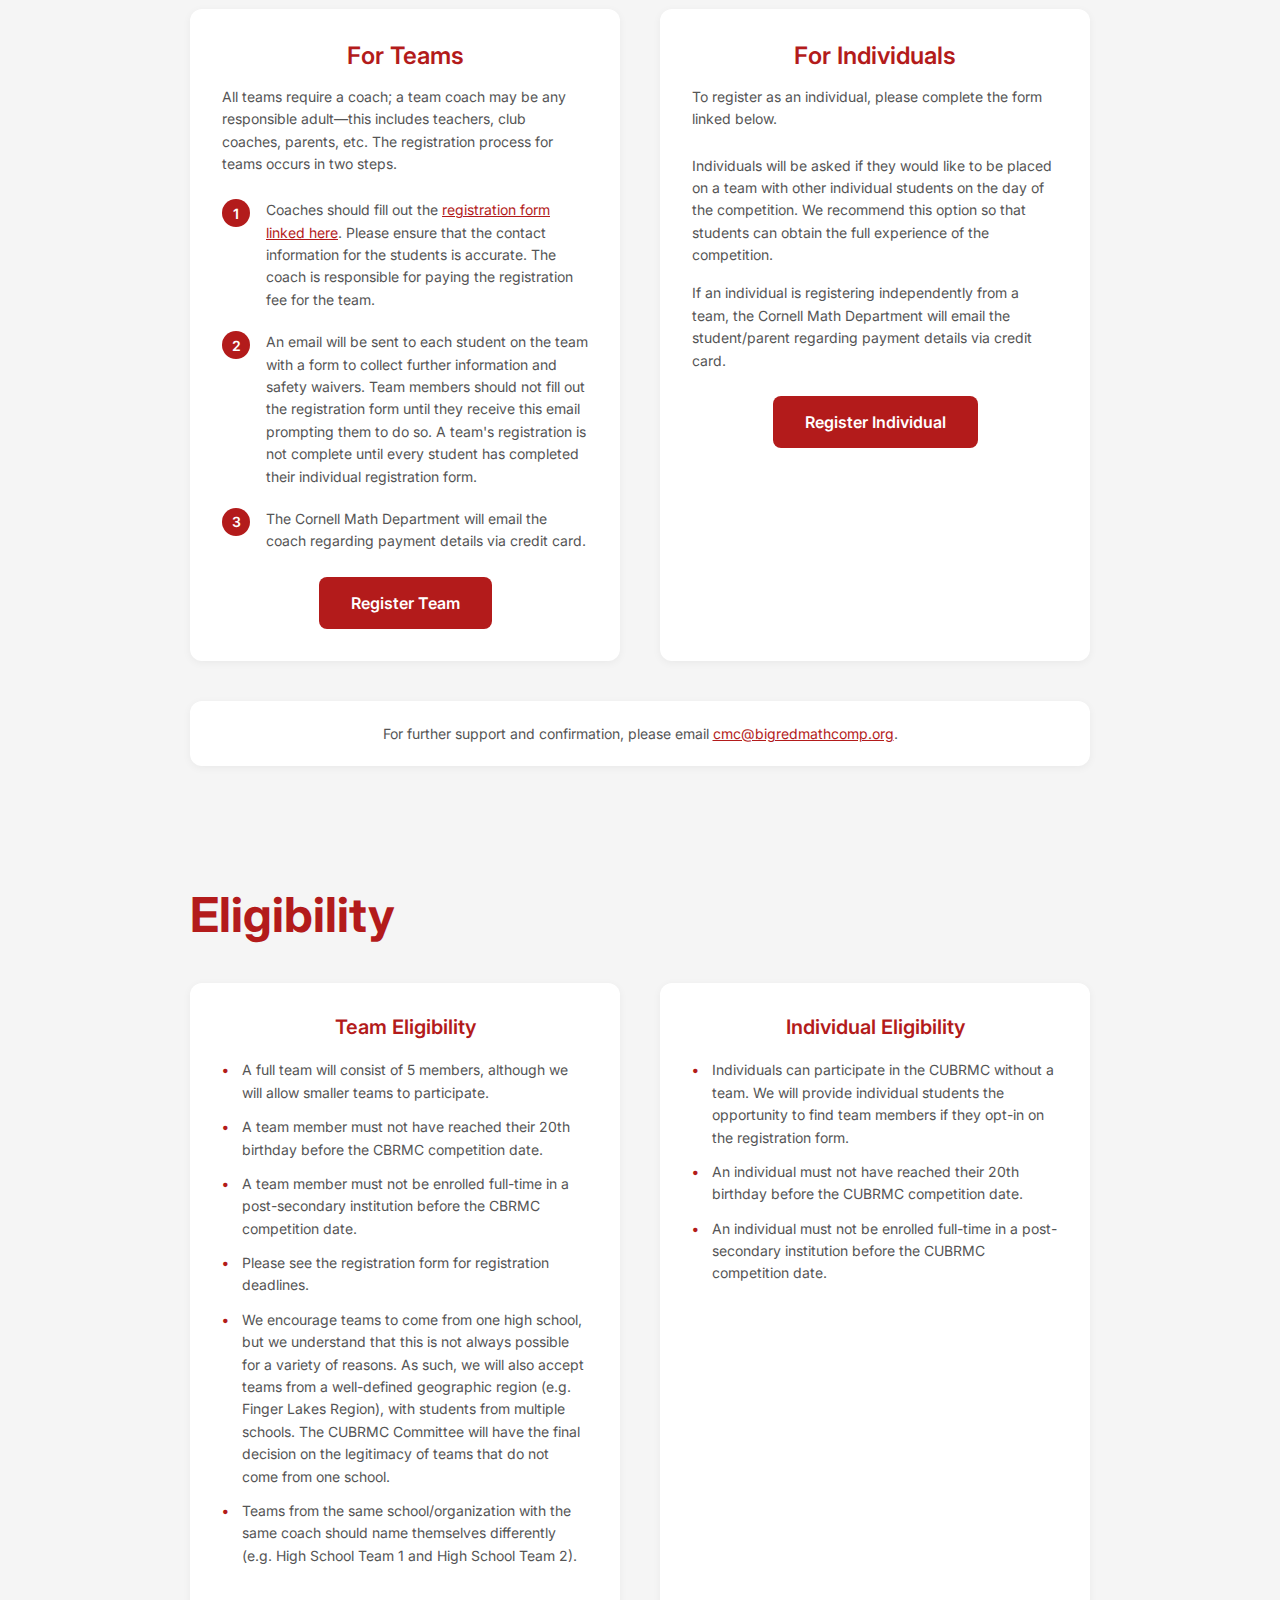
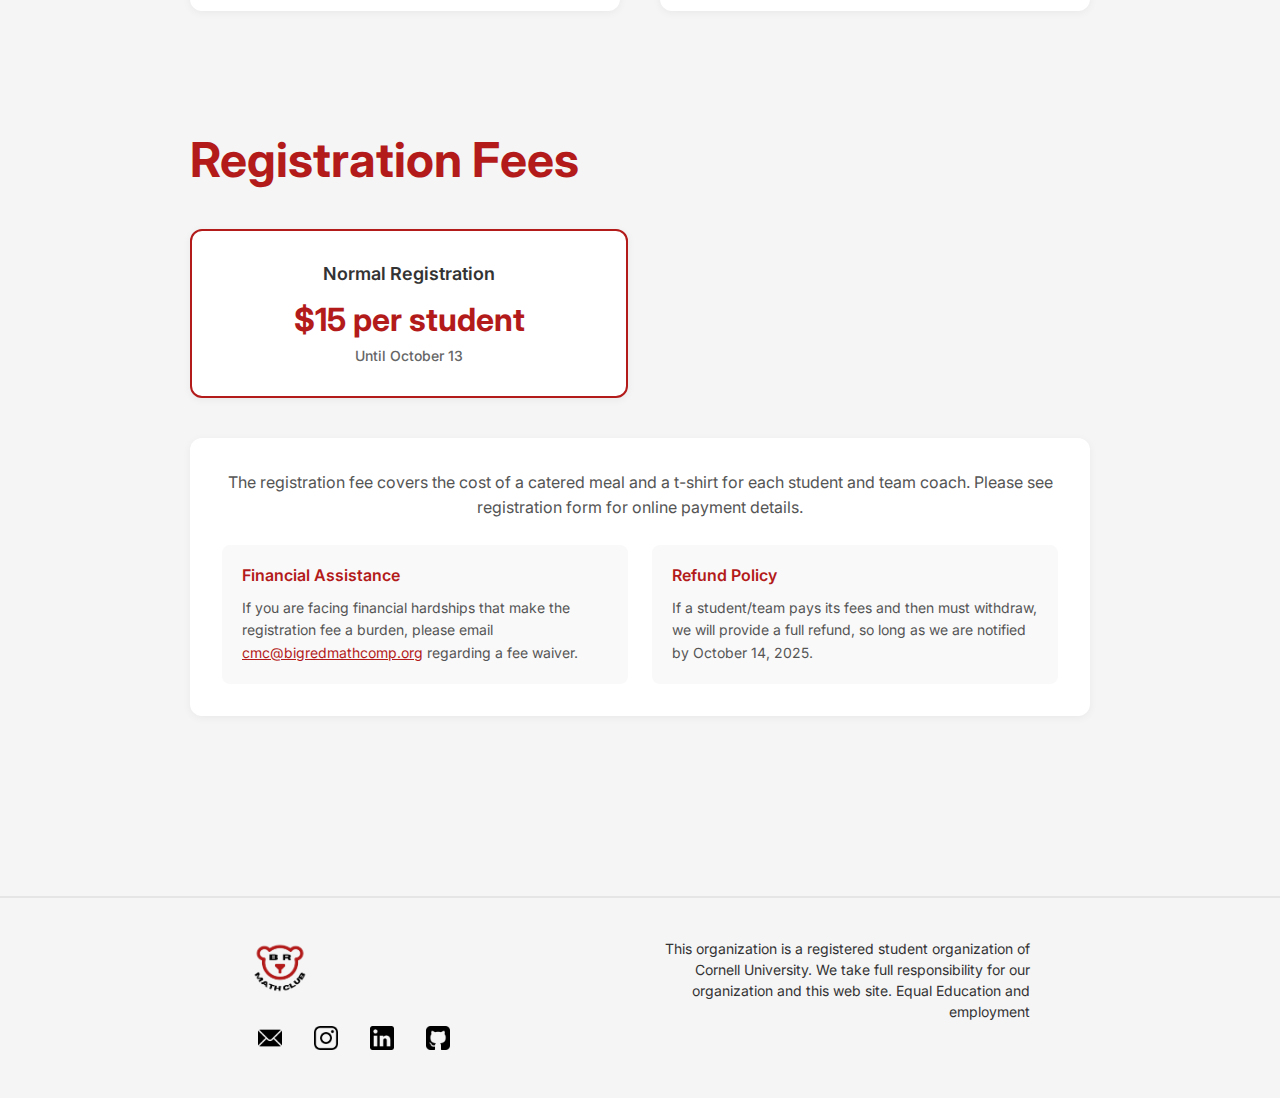
<file: registration.html>
<!DOCTYPE html>
<html lang="en">
<head>
    <meta charset="UTF-8">
    <meta name="viewport" content="width=device-width, initial-scale=1.0">
    <title>Registration - Cornell University Big Red Math Competition</title>
    <link rel="preconnect" href="https://fonts.googleapis.com">
    <link rel="preconnect" href="https://fonts.gstatic.com" crossorigin>
    <link href="https://fonts.googleapis.com/css2?family=Inter:wght@400;500;600;700&display=swap" rel="stylesheet">
    <link rel="stylesheet" href="styles.css">
    <link rel="stylesheet" href="registration-styles.css">
</head>
<body class="registration-page">
    <!-- Navigation Header -->
    <header class="header">
        <div class="logo-home-button" onclick="window.location.href='index.html'">
            <img src="assets/logo.png" alt="Big Red Math Club Logo" class="logo-image">
        </div>

        <nav class="navigation">
            <button class="nav-button" onclick="window.location.href='about.html'">About</button>
            <button class="nav-button" onclick="window.location.href='index.html'">CUBRMC 25</button>
            <button class="nav-button active" onclick="window.location.href='registration.html'">Registration</button>
            <button class="nav-button" onclick="window.location.href='sponsors.html'">Sponsors</button>
            <button class="nav-button" onclick="window.location.href='archive.html'">Archive</button>
        </nav>
    </header>

    <!-- Left Sidebar Navigation -->
    <div class="sidebar">
        <div class="sidebar-nav">
            <button class="sidebar-button active" data-section="register">
                <img src="assets/register.png" alt="Register" class="sidebar-icon">
            </button>
            <button class="sidebar-button" data-section="dates">
                <img src="assets/calendar.png" alt="Dates" class="sidebar-icon">
            </button>
            <button class="sidebar-button" data-section="process">
                <img src="assets/process.png" alt="Process" class="sidebar-icon">
            </button>
            <button class="sidebar-button" data-section="check">
                <img src="assets/check.png" alt="Check" class="sidebar-icon">
            </button>
            <button class="sidebar-button" data-section="fees">
                <img src="assets/receipt.png" alt="Fees" class="sidebar-icon">
            </button>
        </div>
    </div>

    <!-- Main Content -->
    <main class="registration-main">
        <div class="registration-content">
            <!-- Header Section -->
            <section id = "register" class="section">
                <div class="section-content">
                    <h1 class="section-title">Registration</h1>
                    <h2 class="section-subtitle">Join CUBRMC 2025</h2>
                    <p class="section-text">
                        We welcome all participants to Cornell’s campus on October 25th for the 4th annual Cornell 
                        University Big Red Math Competition (CUBRMC)! Teams of up to five high school students will 
                        test their problem-solving skills across individual, team, and proof-based rounds. Following 
                        the competition, students will have the chance to connect through social events and explore Cornell’s 
                        campus on guided tours. The day will conclude with an awards ceremony recognizing the top-performing 
                        teams and individuals.
                    </p>
                    
                    <!-- Image Gallery -->
                    <div class="scrolling-wrapper">
                        <div class="image-card">
                            <img src="assets/img1.png" alt="Competition Image 1" class="gallery-image">
                        </div>
                        <div class="image-card">
                            <img src="assets/img2.png" alt="Competition Image 2" class="gallery-image">
                        </div>
                        <div class="image-card">
                            <img src="assets/img3.png" alt="Competition Image 3" class="gallery-image">
                        </div>
                        <div class="image-card">
                            <img src="assets/img4.png" alt="Competition Image 4" class="gallery-image">
                        </div>
                        <div class="image-card">
                            <img src="assets/img5.png" alt="Competition Image 5" class="gallery-image">
                        </div>
                        <div class="image-card">
                            <img src="assets/img6.png" alt="Competition Image 6" class="gallery-image">
                        </div>
                        <div class="image-card">
                            <img src="assets/img7.png" alt="Competition Image 7" class="gallery-image">
                        </div>
                        <div class="image-card">
                            <img src="assets/img8.png" alt="Competition Image 8" class="gallery-image">
                        </div>
                        <div class="image-card">
                            <img src="assets/img11.png" alt="Competition Image 9" class="gallery-image">
                        </div>
                        <div class="image-card">
                            <img src="assets/img10.png" alt="Competition Image 10" class="gallery-image">
                        </div>                        <div class="image-card">
                            <img src="assets/img9.png" alt="Competition Image 11" class="gallery-image">
                        </div>


                    </div>
                </div>
            </section>

            <!-- Important Dates Section -->
            <section id = "dates" class="section">
                <div class="section-content">
                    <h2 class="section-title">Important Dates</h2>
                    
                    <div class="dates-timeline">
                        <div class="date-wrapper">
                            <img src="assets/star.png" alt="Star" class="date-star">
                            <div class="date-item">
                                <div class="date-content">
                                    <h3 class="date-title">Registration Opens</h3>
                                    <p class="date-time">Thursday, September 5</p>
                                    <p class="date-blurb">✨ Be the first to sign up and secure your spot for your team and coach(es)!</p>
                                </div>
                            </div>
                        </div>
                        
                        <div class="date-wrapper">
                            <img src="assets/star.png" alt="Star" class="date-star">
                            <div class="date-item">
                                <div class="date-content">
                                    <h3 class="date-title">Registration Closes</h3>
                                    <p class="date-time">Sunday, October 13</p>
                                    <p class="date-blurb">📚 Last call to join the competition, make sure your team and captains are ready to go!</p>
                                </div>
                            </div>
                        </div>
                        
                        <div class="date-wrapper">
                            <img src="assets/star.png" alt="Star" class="date-star">
                            <div class="date-item important">
                                <div class="date-content">
                                    <h3 class="date-title">CUBRMC 2025</h3>
                                    <p class="date-time">Saturday, October 25</p>
                                    <p class="date-blurb">🎉 Competition day is here! Get ready for a ton of math, fun, and Big Red spirit all in one.</p>
                                </div>
                            </div>
                        </div>
                    </div>
                </div>
            </section>

            <!-- Registration Process Section -->
            <section id = "process" class="section">
                <div class="section-content">
                    <h2 class="section-title">Registration Process</h2>
                    
                    <div class="registration-grid">
                        <!-- Team Registration -->
                        <div class="registration-type">
                            <h3 class="registration-type-title">For Teams</h3>
                            <p class="registration-description">
                                All teams require a coach; a team coach may be any responsible adult—this includes teachers, 
                                club coaches, parents, etc. The registration process for teams occurs in two steps.
                            </p>
                            
                            <div class="steps-list">
                                <div class="step-item">
                                    <div class="step-number">1</div>
                                    <div class="step-content">
                                        <p>Coaches should fill out the <a href="https://cornell.ca1.qualtrics.com/jfe/form/SV_0dB9q8HAiOYiqb4" target="_blank" class="registration-link">registration form linked here</a>. 
                                        Please ensure that the contact information for the students is accurate. The coach is responsible for paying the registration fee for the team.</p>
                                    </div>
                                </div>
                                
                                <div class="step-item">
                                    <div class="step-number">2</div>
                                    <div class="step-content">
                                        <p>An email will be sent to each student on the team with a form to collect further information and safety waivers. 
                                        Team members should not fill out the registration form until they receive this email prompting them to do so. 
                                        A team's registration is not complete until every student has completed their individual registration form.</p>
                                    </div>
                                </div>
                                
                                <div class="step-item">
                                    <div class="step-number">3</div>
                                    <div class="step-content">
                                        <p>The Cornell Math Department will email the coach regarding payment details via credit card.</p>
                                    </div>
                                </div>
                            </div>
                            
                            <div class="register-button-container">
                                <a href="https://cornell.ca1.qualtrics.com/jfe/form/SV_0dB9q8HAiOYiqb4" target="_blank" class="register-button">Register Team</a>
                            </div>
                        </div>

                        <!-- Individual Registration -->
                        <div class="registration-type">
                            <h3 class="registration-type-title">For Individuals</h3>
                            <p class="registration-description">
                                To register as an individual, please complete the form linked below.
                            </p>
                            
                            <div class="individual-info">
                                <p>Individuals will be asked if they would like to be placed on a team with other individual students 
                                on the day of the competition. We recommend this option so that students can obtain the full experience 
                                of the competition.</p>
                                
                                <p>If an individual is registering independently from a team, the Cornell Math Department will email 
                                the student/parent regarding payment details via credit card.</p>
                            </div>
                            
                            <div class="register-button-container">
                                <a href="https://cornell.ca1.qualtrics.com/jfe/form/SV_9yN59FGEQz6USLc" target="_blank" class="register-button">Register Individual</a>
                            </div>
                        </div>
                    </div>
                    
                    <div class="support-info">
                        <p>For further support and confirmation, please email <a href="mailto:cmc@bigredmathcomp.org" class="support-link">cmc@bigredmathcomp.org</a>.</p>
                    </div>
                </div>
            </section>

            <!-- Eligibility Section -->
            <section id = "check" class="section">
                <div class="section-content">
                    <h2 class="section-title">Eligibility</h2>
                    
                    <div class="eligibility-grid">
                        <!-- Team Eligibility -->
                        <div class="eligibility-type">
                            <h3 class="eligibility-title">Team Eligibility</h3>
                            <ul class="eligibility-list">
                                <li>A full team will consist of 5 members, although we will allow smaller teams to participate.</li>
                                <li>A team member must not have reached their 20th birthday before the CBRMC competition date.</li>
                                <li>A team member must not be enrolled full-time in a post-secondary institution before the CBRMC competition date.</li>
                                <li>Please see the registration form for registration deadlines.</li>
                                <li>We encourage teams to come from one high school, but we understand that this is not always possible for a variety of reasons. As such, we will also accept teams from a well-defined geographic region (e.g. Finger Lakes Region), with students from multiple schools. The CUBRMC Committee will have the final decision on the legitimacy of teams that do not come from one school.</li>
                                <li>Teams from the same school/organization with the same coach should name themselves differently (e.g. High School Team 1 and High School Team 2).</li>
                            </ul>
                        </div>

                        <!-- Individual Eligibility -->
                        <div class="eligibility-type">
                            <h3 class="eligibility-title">Individual Eligibility</h3>
                            <ul class="eligibility-list">
                                <li>Individuals can participate in the CUBRMC without a team. We will provide individual students the opportunity to find team members if they opt-in on the registration form.</li>
                                <li>An individual must not have reached their 20th birthday before the CUBRMC competition date.</li>
                                <li>An individual must not be enrolled full-time in a post-secondary institution before the CUBRMC competition date.</li>
                            </ul>
                        </div>
                    </div>
                </div>
            </section>

            <!-- Registration Fees Section -->
            <section id = "fees" class="section">
                <div class="section-content">
                    <h2 class="section-title">Registration Fees</h2>
                    
                    <div class="fees-grid">
 
                        <div class="fee-item normal">
                            <h3 class="fee-title">Normal Registration</h3>
                            <div class="fee-amount">$15 per student</div>
                            <p class="fee-deadline">Until October 13</p>
                        </div>
                    </div>
                    
                    <div class="fee-info">
                        <p class="fee-description">
                            The registration fee covers the cost of a catered meal and a t-shirt for each student and team coach. 
                            Please see registration form for online payment details.
                        </p>
                        
                        <div class="fee-policies">
                            <div class="policy-item">
                                <h4>Financial Assistance</h4>
                                <p>If you are facing financial hardships that make the registration fee a burden, please email 
                                <a href="mailto:cmc@bigredmathcomp.org" class="support-link">cmc@bigredmathcomp.org</a> regarding a fee waiver.</p>
                            </div>
                            
                            <div class="policy-item">
                                <h4>Refund Policy</h4>
                                <p>If a student/team pays its fees and then must withdraw, we will provide a full refund, 
                                so long as we are notified by October 14, 2025.</p>
                            </div>
                        </div>
                    </div>
                </div>
            </section>
        </div>
    </main>

    <!-- Footer -->
    <footer class="footer">
        <div class="footer-content">
            <div class="footer-left">
                <img src="assets/logo.png" alt="Big Red Math Club Logo" class="footer-logo">
                <div class="social-links">
                    <a href="mailto:cmc@bigredmathcomp.org" class="social-link" title="Email us">
                        <img src="assets/mail.png" alt="Email" class="social-icon">
                    </a>
                    <a href="https://www.instagram.com/wyd.carrie/" target="_blank" class="social-link" title="Follow us on Instagram">
                        <img src="assets/instagram.png" alt="Instagram" class="social-icon">
                    </a>
                    <a href="https://www.linkedin.com/school/cornell-university/posts/?feedView=all" target="_blank" class="social-link" title="Connect on LinkedIn">
                        <img src="assets/linkedin-logo.png" alt="LinkedIn" class="social-icon">
                    </a>
                    <a href="https://github.com/xikronz/CUBRMC" target="_blank" class="social-link" title="Give us a star on GH">
                        <img src="assets/github-sign.png" alt="GitHub" class="social-icon">
                    </a>
                </div>
            </div>
            <p class="footer-disclaimer">This organization is a registered student organization of Cornell University. We take full responsibility for our organization and this web site. Equal Education and employment</p>
        </div>
    </footer>
    
    <script src="registration-script.js"></script>
</body>
</html>
</file>
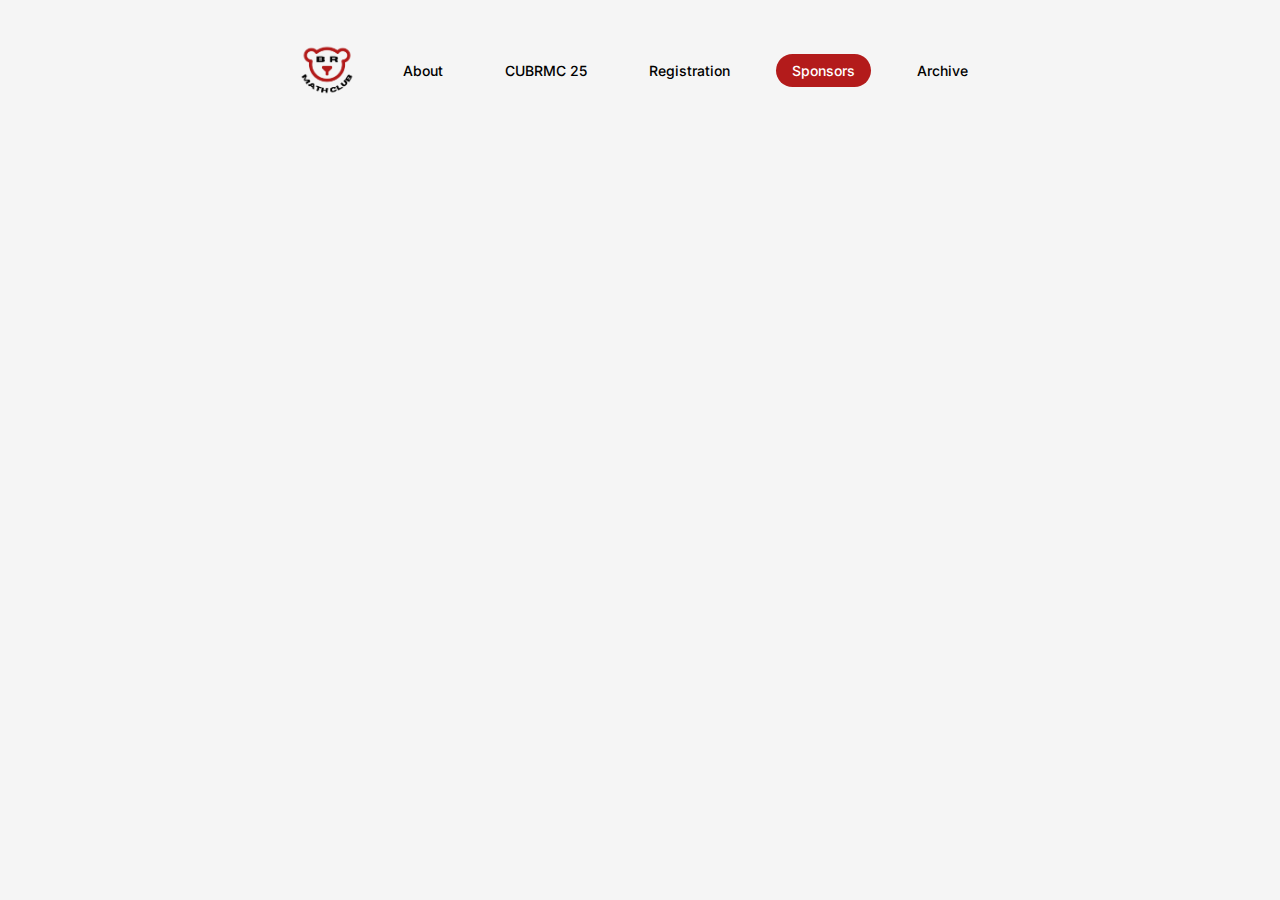
<file: sponsors.html>
<!DOCTYPE html>
<html lang="en">
<head>
    <meta charset="UTF-8">
    <meta name="viewport" content="width=device-width, initial-scale=1.0">
    <title>Sponsors - Cornell University Big Red Math Competition</title>
    <link rel="preconnect" href="https://fonts.googleapis.com">
    <link rel="preconnect" href="https://fonts.gstatic.com" crossorigin>
    <link href="https://fonts.googleapis.com/css2?family=Inter:wght@400;500;600;700&display=swap" rel="stylesheet">
    <link rel="stylesheet" href="styles.css">
    <link rel="stylesheet" href="sponsors-styles.css">
</head>
<body class="sponsors-page">
    <!-- Navigation Header (always visible) -->
    <header class="header">
        <div class="logo-home-button" onclick="window.location.href='index.html'">
            <img src="assets/logo.png" alt="Big Red Math Club Logo" class="logo-image">
        </div>

        <nav class="navigation">
            <button class="nav-button" onclick="window.location.href='about.html'">About</button>
            <button class="nav-button" onclick="window.location.href='index.html'">CUBRMC 25</button>
            <button class="nav-button" onclick="window.location.href='registration.html'">Registration</button>
            <button class="nav-button active" onclick="window.location.href='sponsors.html'">Sponsors</button>
            <button class="nav-button" onclick="window.location.href='archive.html'">Archive</button>
        </nav>
    </header>

    <!-- Heart Animation Container -->
    <div class="animation-container" id="animationContainer">
        <svg class="heart-loader" xmlns:rdf="http://www.w3.org/1999/02/22-rdf-syntax-ns#" xmlns:svg="http://www.w3.org/2000/svg" xmlns="http://www.w3.org/2000/svg" xmlns:xlink="http://www.w3.org/1999/xlink" viewBox="0 0 90 90" version="1.1">
            <g class="heart-loader__group">
                <path class="heart-loader__square" stroke-width="1" fill="none" d="M0,30 0,90 60,90 60,30z"/>
                <path class="heart-loader__circle m--left" stroke-width="1" fill="none" d="M60,60 a30,30 0 0,1 -60,0 a30,30 0 0,1 60,0"/>
                <path class="heart-loader__circle m--right" stroke-width="1" fill="none" d="M60,60 a30,30 0 0,1 -60,0 a30,30 0 0,1 60,0"/>
                <path class="heart-loader__heartPath" stroke-width="2" d="M60,30 a30,30 0 0,1 0,60 L0,90 0,30 a30,30 0 0,1 60,0" />
            </g>
        </svg>
    </div>

    <!-- Main Content (hidden initially) -->
    <div class="main-content" id="mainContent" style="display: none;">

        <!-- Main Content -->
        <main class="sponsors-main">
            <div class="sponsors-content">
                <section class="sponsors-section">
                    <div class="section-content">
                        <div class="heart-text-container">
                            <div class="heart-text-layout">
                                <span class="heart-text-we">we</span>
                                <img src="assets/heart.png" alt="Heart" class="static-heart">
                                <span class="heart-text-our">our</span>
                            </div>
                            <div class="heart-text-sponsors">Sponsors</div>
                        </div>
                        
                        <div class="sponsors-grid">
                            <!-- Gold Sponsor -->
                            <div class="sponsor-tier gold">
                                <h2 class="tier-title">Gold Sponsor</h2>
                                <div class="sponsor-card">
                                    <img src="assets/sponsor1.png" alt="Gold Sponsor" class="sponsor-image">
                                </div>
                            </div>

                            <!-- Silver Sponsor -->
                            <div class="sponsor-tier silver">
                                <h2 class="tier-title">Silver Sponsor</h2>
                                <div class="sponsor-card">
                                    <img src="assets/sponsor2.png" alt="Silver Sponsor" class="sponsor-image">
                                </div>
                            </div>

                            <!-- Bronze Sponsor -->
                            <div class="sponsor-tier bronze">
                                <h2 class="tier-title">Supported By</h2>
                                <div class="sponsor-card">
                                    <img src="assets/sponsor3.png" alt="Bronze Sponsor" class="sponsor-image">
                                </div>
                            </div>
                        </div>
                    </div>
                </section>
            </div>
        </main>

        <!-- Footer -->
        <footer class="footer">
            <div class="footer-content">
                <div class="footer-left">
                    <img src="assets/logo.png" alt="Big Red Math Club Logo" class="footer-logo">
                    <div class="social-links">
                        <a href="mailto:cmc@bigredmathcomp.org" class="social-link" title="Email us">
                            <img src="assets/mail.png" alt="Email" class="social-icon">
                        </a>
                        <a href="https://www.instagram.com/wyd.carrie/" target="_blank" class="social-link" title="Follow us on Instagram">
                            <img src="assets/instagram.png" alt="Instagram" class="social-icon">
                        </a>
                        <a href="https://www.linkedin.com/school/cornell-university/posts/?feedView=all target="_blank" class="social-link" title="Connect on LinkedIn">
                            <img src="assets/linkedin-logo.png" alt="LinkedIn" class="social-icon">
                        </a>
                        <a href="https://github.com/xikronz/CUBRMC" target="_blank" class="social-link" title="Give us a star on GH">
                            <img src="assets/github-sign.png" alt="GitHub" class="social-icon">
                        </a>
                    </div>
                </div>
                <p class="footer-disclaimer">We are a student group acting independently of Cornell University. We take full responsibility for our organization and this web site.</p>
            </div>
        </footer>
    </div>
    
    <script src="sponsors-script.js"></script>
</body>
</html>
</file>
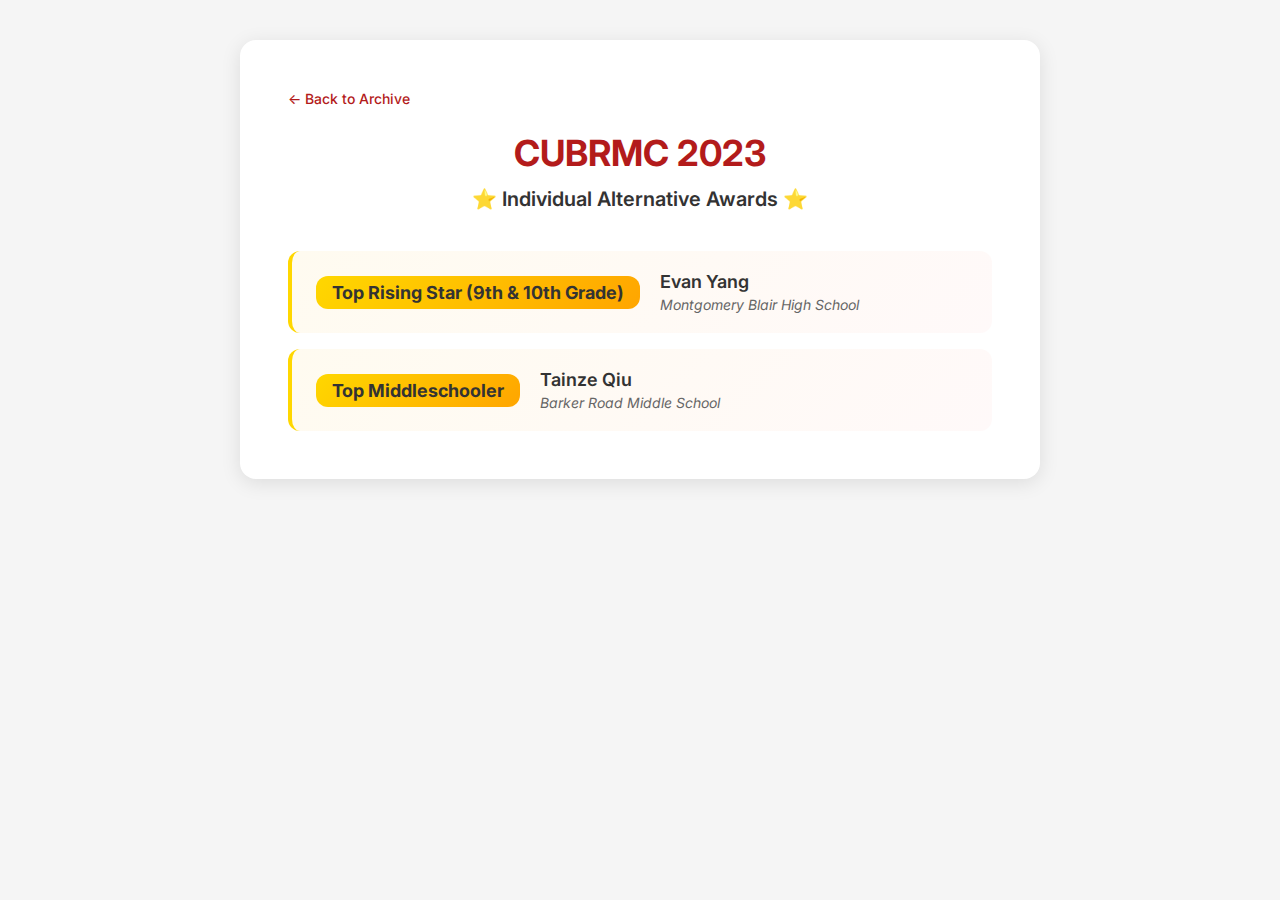
<file: winners/2023-alt-winners.html>
<!DOCTYPE html>
<html lang="en">
<head>
    <meta charset="UTF-8">
    <meta name="viewport" content="width=device-width, initial-scale=1.0">
    <title>CUBRMC 2023 - Individual Alt Winners</title>
    <link rel="preconnect" href="https://fonts.googleapis.com">
    <link rel="preconnect" href="https://fonts.gstatic.com" crossorigin>
    <link href="https://fonts.googleapis.com/css2?family=Inter:wght@400;500;600;700&display=swap" rel="stylesheet">
    <style>
        * {
            margin: 0;
            padding: 0;
            box-sizing: border-box;
        }

        body {
            font-family: 'Inter', sans-serif;
            background-color: #F5F5F5;
            padding: 40px 20px;
            min-height: 100vh;
        }

        .container {
            max-width: 800px;
            margin: 0 auto;
            background-color: white;
            border-radius: 16px;
            padding: 48px;
            box-shadow: 0 4px 20px rgba(0, 0, 0, 0.1);
        }

        .back-link {
            display: inline-block;
            color: #B31B1B;
            text-decoration: none;
            font-size: 14px;
            margin-bottom: 24px;
            font-weight: 500;
        }

        .back-link:hover {
            text-decoration: underline;
        }

        h1 {
            font-size: 36px;
            font-weight: 700;
            color: #B31B1B;
            margin-bottom: 12px;
            text-align: center;
        }

        .subtitle {
            font-size: 20px;
            font-weight: 600;
            color: #333;
            margin-bottom: 40px;
            text-align: center;
        }

        .winner-list {
            display: flex;
            flex-direction: column;
            gap: 16px;
        }

        .winner-item {
            display: flex;
            align-items: center;
            padding: 20px 24px;
            background: linear-gradient(135deg, #FFF9F9 0%, #FFFFFF 100%);
            border-radius: 12px;
            border-left: 4px solid #DDD;
        }

        .winner-item.place-1 {
            border-left-color: #FFD700;
            background: linear-gradient(135deg, #FFFBF0 0%, #FFF9F9 100%);
        }

        .winner-item.place-2 {
            border-left-color: #C0C0C0;
        }

        .winner-item.place-3 {
            border-left-color: #CD7F32;
        }

        .place {
            font-size: 18px;
            font-weight: 700;
            color: white;
            background-color: #B31B1B;
            padding: 6px 16px;
            border-radius: 12px;
            margin-right: 20px;
            min-width: 50px;
            text-align: center;
        }

        .winner-item.place-1 .place {
            background: linear-gradient(135deg, #FFD700 0%, #FFA500 100%);
            color: #333;
        }

        .winner-item.place-2 .place {
            background: linear-gradient(135deg, #C0C0C0 0%, #A8A8A8 100%);
            color: #333;
        }

        .winner-item.place-3 .place {
            background: linear-gradient(135deg, #CD7F32 0%, #B8660F 100%);
            color: white;
        }

        .winner-info {
            display: flex;
            flex-direction: column;
        }

        .name {
            font-size: 18px;
            font-weight: 600;
            color: #333;
        }

        .school {
            font-size: 14px;
            font-weight: 400;
            color: #666;
            font-style: italic;
            margin-top: 4px;
        }

        @media (max-width: 768px) {
            .container {
                padding: 32px 24px;
            }

            h1 {
                font-size: 28px;
            }

            .subtitle {
                font-size: 16px;
            }

            .winner-item {
                padding: 16px 20px;
            }

            .place {
                font-size: 16px;
                padding: 5px 12px;
                min-width: 45px;
            }

            .name {
                font-size: 16px;
            }

            .school {
                font-size: 12px;
            }
        }
    </style>
</head>
<body>
    <div class="container">
        <a href="../archive.html" class="back-link">← Back to Archive</a>
        <h1>CUBRMC 2023</h1>
        <p class="subtitle">⭐ Individual Alternative Awards ⭐</p>
        
        <div class="winner-list">
            <div class="winner-item place-1">
                <span class="place">Top Rising Star 
                    (9th & 10th Grade)   
                </span>
                <div class="winner-info">
                    <span class="name">Evan Yang</span>
                    <span class="school">Montgomery Blair High School</span>
                </div>
            </div>
            <div class="winner-item place-1">
                <span class="place">Top Middleschooler</span>
                <div class="winner-info">
                    <span class="name">Tainze Qiu</span>
                    <span class="school">Barker Road Middle School</span>
                </div>
            </div>
        </div>
    </div>
</body>
</html>
</file>
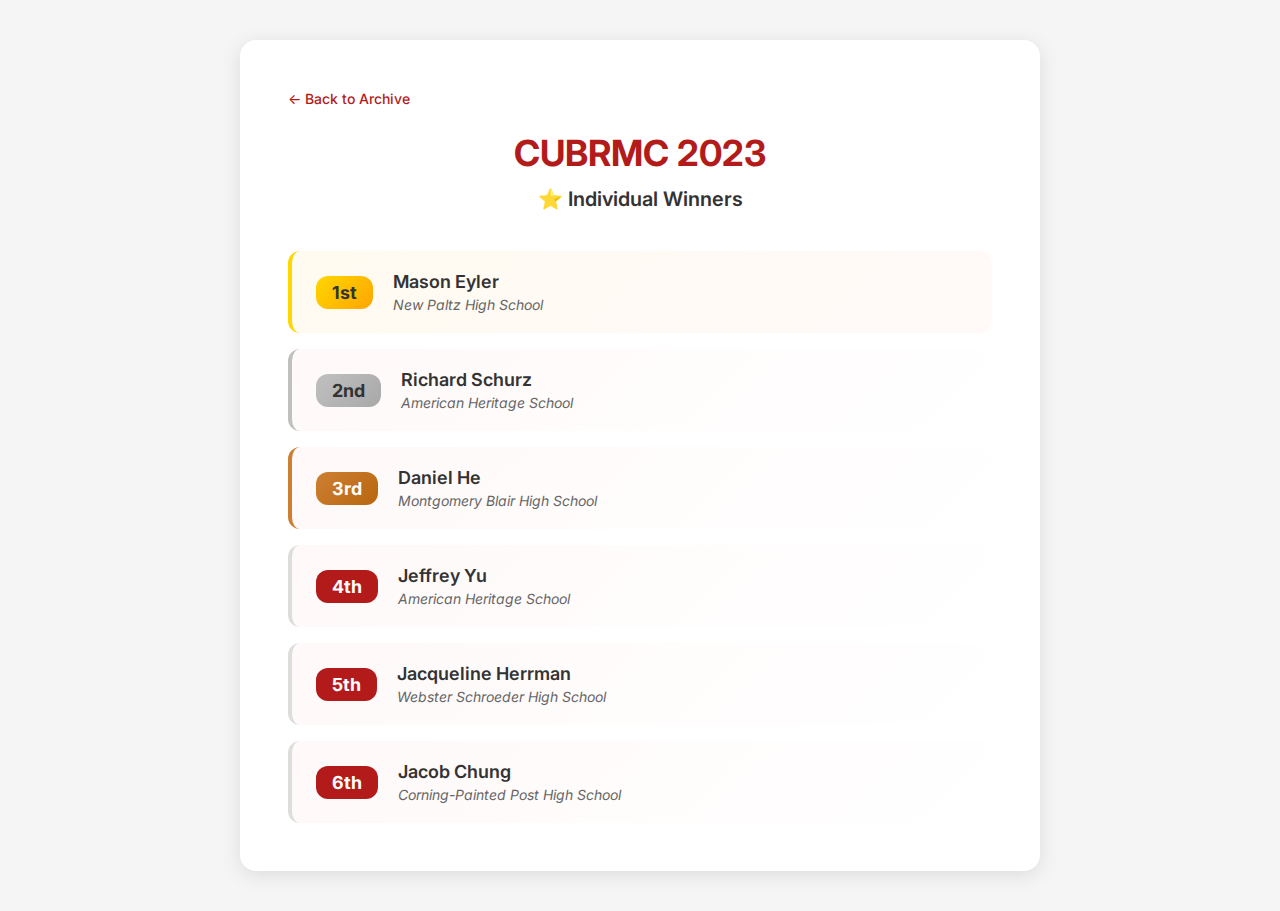
<file: winners/2023-individual-winners.html>
<!DOCTYPE html>
<html lang="en">
<head>
    <meta charset="UTF-8">
    <meta name="viewport" content="width=device-width, initial-scale=1.0">
    <title>CUBRMC 2023 - Individual Winners</title>
    <link rel="preconnect" href="https://fonts.googleapis.com">
    <link rel="preconnect" href="https://fonts.gstatic.com" crossorigin>
    <link href="https://fonts.googleapis.com/css2?family=Inter:wght@400;500;600;700&display=swap" rel="stylesheet">
    <style>
        * {
            margin: 0;
            padding: 0;
            box-sizing: border-box;
        }

        body {
            font-family: 'Inter', sans-serif;
            background-color: #F5F5F5;
            padding: 40px 20px;
            min-height: 100vh;
        }

        .container {
            max-width: 800px;
            margin: 0 auto;
            background-color: white;
            border-radius: 16px;
            padding: 48px;
            box-shadow: 0 4px 20px rgba(0, 0, 0, 0.1);
        }

        .back-link {
            display: inline-block;
            color: #B31B1B;
            text-decoration: none;
            font-size: 14px;
            margin-bottom: 24px;
            font-weight: 500;
        }

        .back-link:hover {
            text-decoration: underline;
        }

        h1 {
            font-size: 36px;
            font-weight: 700;
            color: #B31B1B;
            margin-bottom: 12px;
            text-align: center;
        }

        .subtitle {
            font-size: 20px;
            font-weight: 600;
            color: #333;
            margin-bottom: 40px;
            text-align: center;
        }

        .winner-list {
            display: flex;
            flex-direction: column;
            gap: 16px;
        }

        .winner-item {
            display: flex;
            align-items: center;
            padding: 20px 24px;
            background: linear-gradient(135deg, #FFF9F9 0%, #FFFFFF 100%);
            border-radius: 12px;
            border-left: 4px solid #DDD;
        }

        .winner-item.place-1 {
            border-left-color: #FFD700;
            background: linear-gradient(135deg, #FFFBF0 0%, #FFF9F9 100%);
        }

        .winner-item.place-2 {
            border-left-color: #C0C0C0;
        }

        .winner-item.place-3 {
            border-left-color: #CD7F32;
        }

        .place {
            font-size: 18px;
            font-weight: 700;
            color: white;
            background-color: #B31B1B;
            padding: 6px 16px;
            border-radius: 12px;
            margin-right: 20px;
            min-width: 50px;
            text-align: center;
        }

        .winner-item.place-1 .place {
            background: linear-gradient(135deg, #FFD700 0%, #FFA500 100%);
            color: #333;
        }

        .winner-item.place-2 .place {
            background: linear-gradient(135deg, #C0C0C0 0%, #A8A8A8 100%);
            color: #333;
        }

        .winner-item.place-3 .place {
            background: linear-gradient(135deg, #CD7F32 0%, #B8660F 100%);
            color: white;
        }

        .winner-info {
            display: flex;
            flex-direction: column;
        }

        .name {
            font-size: 18px;
            font-weight: 600;
            color: #333;
        }

        .school {
            font-size: 14px;
            font-weight: 400;
            color: #666;
            font-style: italic;
            margin-top: 4px;
        }

        @media (max-width: 768px) {
            .container {
                padding: 32px 24px;
            }

            h1 {
                font-size: 28px;
            }

            .subtitle {
                font-size: 16px;
            }

            .winner-item {
                padding: 16px 20px;
            }

            .place {
                font-size: 16px;
                padding: 5px 12px;
                min-width: 45px;
            }

            .name {
                font-size: 16px;
            }

            .school {
                font-size: 12px;
            }
        }
    </style>
</head>
<body>
    <div class="container">
        <a href="../archive.html" class="back-link">← Back to Archive</a>
        <h1>CUBRMC 2023</h1>
        <p class="subtitle">⭐ Individual Winners</p>
        
        <div class="winner-list">
            <div class="winner-item place-1">
                <span class="place">1st</span>
                <div class="winner-info">
                    <span class="name">Mason Eyler</span>
                    <span class="school">New Paltz High School</span>
                </div>
            </div>
            <div class="winner-item place-2">
                <span class="place">2nd</span>
                <div class="winner-info">
                    <span class="name">Richard Schurz</span>
                    <span class="school">American Heritage School</span>
                </div>
            </div>
            <div class="winner-item place-3">
                <span class="place">3rd</span>
                <div class="winner-info">
                    <span class="name">Daniel He</span>
                    <span class="school">Montgomery Blair High School</span>
                </div>
            </div>
            <div class="winner-item">
                <span class="place">4th</span>
                <div class="winner-info">
                    <span class="name">Jeffrey Yu</span>
                    <span class="school">American Heritage School</span>
                </div>
            </div>
            <div class="winner-item">
                <span class="place">5th</span>
                <div class="winner-info">
                    <span class="name">Jacqueline Herrman</span>
                    <span class="school">Webster Schroeder High School</span>
                </div>
            </div>
            <div class="winner-item">
                <span class="place">6th</span>
                <div class="winner-info">
                    <span class="name">Jacob Chung</span>
                    <span class="school">Corning-Painted Post High School</span>
                </div>
            </div>
        </div>
    </div>
</body>
</html>
</file>
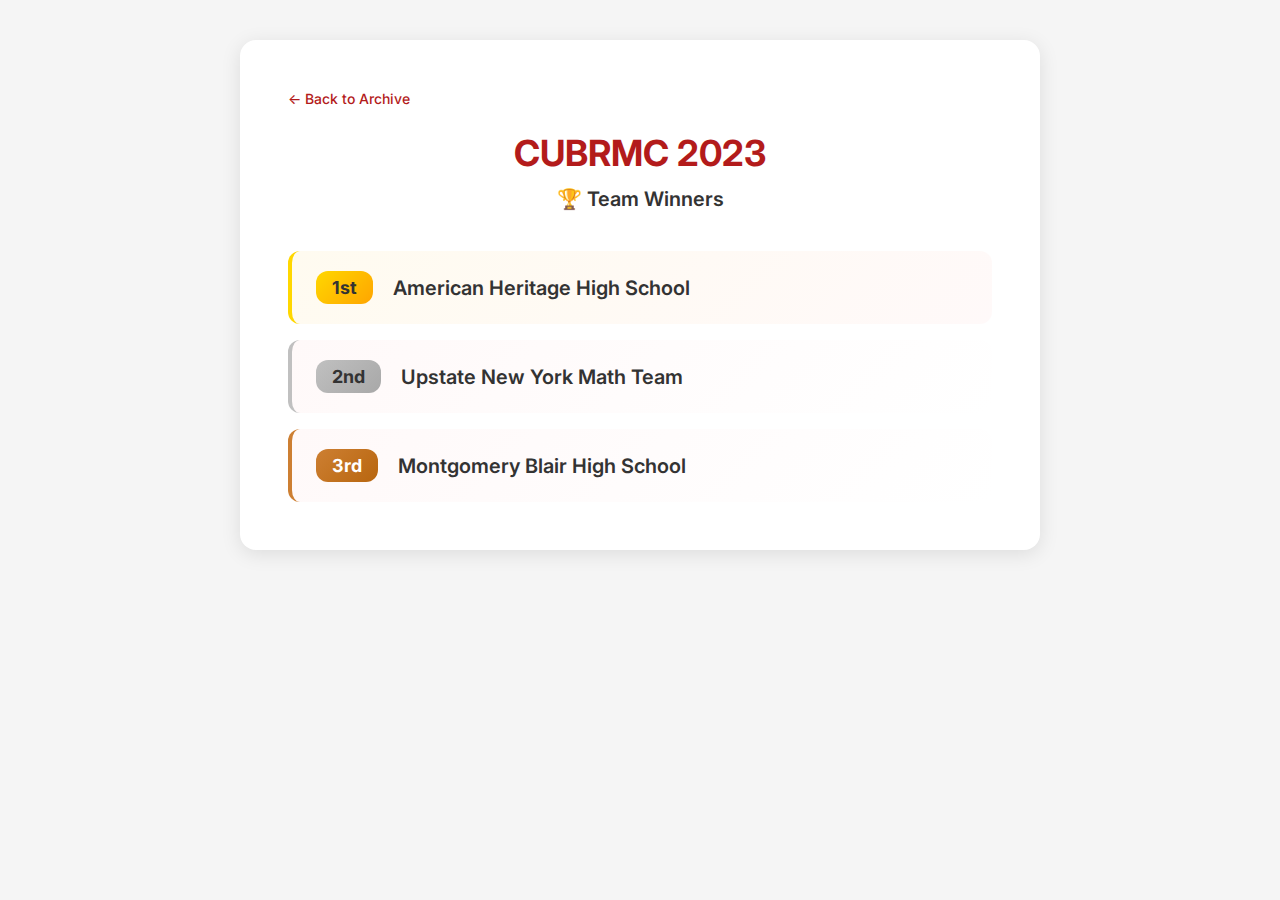
<file: winners/2023-team-winners.html>
<!DOCTYPE html>
<html lang="en">
<head>
    <meta charset="UTF-8">
    <meta name="viewport" content="width=device-width, initial-scale=1.0">
    <title>CUBRMC 2023 - Team Winners</title>
    <link rel="preconnect" href="https://fonts.googleapis.com">
    <link rel="preconnect" href="https://fonts.gstatic.com" crossorigin>
    <link href="https://fonts.googleapis.com/css2?family=Inter:wght@400;500;600;700&display=swap" rel="stylesheet">
    <style>
        * {
            margin: 0;
            padding: 0;
            box-sizing: border-box;
        }

        body {
            font-family: 'Inter', sans-serif;
            background-color: #F5F5F5;
            padding: 40px 20px;
            min-height: 100vh;
        }

        .container {
            max-width: 800px;
            margin: 0 auto;
            background-color: white;
            border-radius: 16px;
            padding: 48px;
            box-shadow: 0 4px 20px rgba(0, 0, 0, 0.1);
        }

        .back-link {
            display: inline-block;
            color: #B31B1B;
            text-decoration: none;
            font-size: 14px;
            margin-bottom: 24px;
            font-weight: 500;
        }

        .back-link:hover {
            text-decoration: underline;
        }

        h1 {
            font-size: 36px;
            font-weight: 700;
            color: #B31B1B;
            margin-bottom: 12px;
            text-align: center;
        }

        .subtitle {
            font-size: 20px;
            font-weight: 600;
            color: #333;
            margin-bottom: 40px;
            text-align: center;
        }

        .winner-list {
            display: flex;
            flex-direction: column;
            gap: 16px;
        }

        .winner-item {
            display: flex;
            align-items: center;
            padding: 20px 24px;
            background: linear-gradient(135deg, #FFF9F9 0%, #FFFFFF 100%);
            border-radius: 12px;
            border-left: 4px solid #DDD;
        }

        .winner-item.place-1 {
            border-left-color: #FFD700;
            background: linear-gradient(135deg, #FFFBF0 0%, #FFF9F9 100%);
        }

        .winner-item.place-2 {
            border-left-color: #C0C0C0;
        }

        .winner-item.place-3 {
            border-left-color: #CD7F32;
        }

        .place {
            font-size: 18px;
            font-weight: 700;
            color: white;
            background-color: #B31B1B;
            padding: 6px 16px;
            border-radius: 12px;
            margin-right: 20px;
            min-width: 50px;
            text-align: center;
        }

        .winner-item.place-1 .place {
            background: linear-gradient(135deg, #FFD700 0%, #FFA500 100%);
            color: #333;
        }

        .winner-item.place-2 .place {
            background: linear-gradient(135deg, #C0C0C0 0%, #A8A8A8 100%);
            color: #333;
        }

        .winner-item.place-3 .place {
            background: linear-gradient(135deg, #CD7F32 0%, #B8660F 100%);
            color: white;
        }

        .team-name {
            font-size: 20px;
            font-weight: 600;
            color: #333;
        }

        @media (max-width: 768px) {
            .container {
                padding: 32px 24px;
            }

            h1 {
                font-size: 28px;
            }

            .subtitle {
                font-size: 16px;
            }

            .winner-item {
                padding: 16px 20px;
            }

            .place {
                font-size: 16px;
                padding: 5px 12px;
                min-width: 45px;
            }

            .team-name {
                font-size: 18px;
            }
        }
    </style>
</head>
<body>
    <div class="container">
        <a href="../archive.html" class="back-link">← Back to Archive</a>
        <h1>CUBRMC 2023</h1>
        <p class="subtitle">🏆 Team Winners</p>
        
        <div class="winner-list">
            <div class="winner-item place-1">
                <span class="place">1st</span>
                <span class="team-name">American Heritage High School</span>
            </div>
            <div class="winner-item place-2">
                <span class="place">2nd</span>
                <span class="team-name">Upstate New York Math Team</span>
            </div>
            <div class="winner-item place-3">
                <span class="place">3rd</span>
                <span class="team-name">Montgomery Blair High School</span>
            </div>
        </div>
    </div>
</body>
</html>
</file>
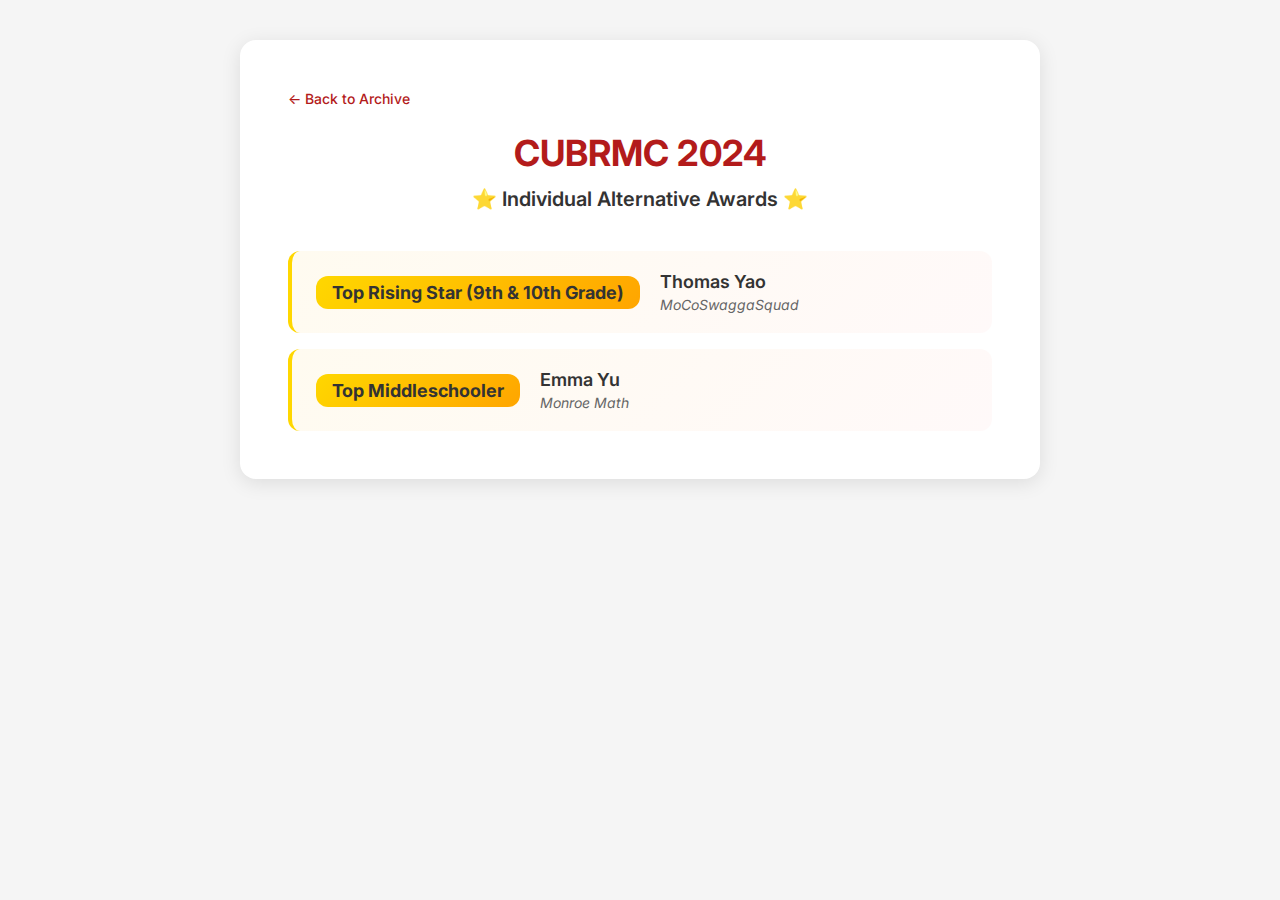
<file: winners/2024-alt-winners.html>
<!DOCTYPE html>
<html lang="en">
<head>
    <meta charset="UTF-8">
    <meta name="viewport" content="width=device-width, initial-scale=1.0">
    <title>CUBRMC 2024 - Individual Alt Winners</title>
    <link rel="preconnect" href="https://fonts.googleapis.com">
    <link rel="preconnect" href="https://fonts.gstatic.com" crossorigin>
    <link href="https://fonts.googleapis.com/css2?family=Inter:wght@400;500;600;700&display=swap" rel="stylesheet">
    <style>
        * {
            margin: 0;
            padding: 0;
            box-sizing: border-box;
        }

        body {
            font-family: 'Inter', sans-serif;
            background-color: #F5F5F5;
            padding: 40px 20px;
            min-height: 100vh;
        }

        .container {
            max-width: 800px;
            margin: 0 auto;
            background-color: white;
            border-radius: 16px;
            padding: 48px;
            box-shadow: 0 4px 20px rgba(0, 0, 0, 0.1);
        }

        .back-link {
            display: inline-block;
            color: #B31B1B;
            text-decoration: none;
            font-size: 14px;
            margin-bottom: 24px;
            font-weight: 500;
        }

        .back-link:hover {
            text-decoration: underline;
        }

        h1 {
            font-size: 36px;
            font-weight: 700;
            color: #B31B1B;
            margin-bottom: 12px;
            text-align: center;
        }

        .subtitle {
            font-size: 20px;
            font-weight: 600;
            color: #333;
            margin-bottom: 40px;
            text-align: center;
        }

        .winner-list {
            display: flex;
            flex-direction: column;
            gap: 16px;
        }

        .winner-item {
            display: flex;
            align-items: center;
            padding: 20px 24px;
            background: linear-gradient(135deg, #FFF9F9 0%, #FFFFFF 100%);
            border-radius: 12px;
            border-left: 4px solid #DDD;
        }

        .winner-item.place-1 {
            border-left-color: #FFD700;
            background: linear-gradient(135deg, #FFFBF0 0%, #FFF9F9 100%);
        }

        .winner-item.place-2 {
            border-left-color: #C0C0C0;
        }

        .winner-item.place-3 {
            border-left-color: #CD7F32;
        }

        .place {
            font-size: 18px;
            font-weight: 700;
            color: white;
            background-color: #B31B1B;
            padding: 6px 16px;
            border-radius: 12px;
            margin-right: 20px;
            min-width: 50px;
            text-align: center;
        }

        .winner-item.place-1 .place {
            background: linear-gradient(135deg, #FFD700 0%, #FFA500 100%);
            color: #333;
        }

        .winner-item.place-2 .place {
            background: linear-gradient(135deg, #C0C0C0 0%, #A8A8A8 100%);
            color: #333;
        }

        .winner-item.place-3 .place {
            background: linear-gradient(135deg, #CD7F32 0%, #B8660F 100%);
            color: white;
        }

        .winner-info {
            display: flex;
            flex-direction: column;
        }

        .name {
            font-size: 18px;
            font-weight: 600;
            color: #333;
        }

        .school {
            font-size: 14px;
            font-weight: 400;
            color: #666;
            font-style: italic;
            margin-top: 4px;
        }

        @media (max-width: 768px) {
            .container {
                padding: 32px 24px;
            }

            h1 {
                font-size: 28px;
            }

            .subtitle {
                font-size: 16px;
            }

            .winner-item {
                padding: 16px 20px;
            }

            .place {
                font-size: 16px;
                padding: 5px 12px;
                min-width: 45px;
            }

            .name {
                font-size: 16px;
            }

            .school {
                font-size: 12px;
            }
        }
    </style>
</head>
<body>
    <div class="container">
        <a href="../archive.html" class="back-link">← Back to Archive</a>
        <h1>CUBRMC 2024</h1>
        <p class="subtitle">⭐ Individual Alternative Awards ⭐</p>
        
        <div class="winner-list">
            <div class="winner-item place-1">
                <span class="place">Top Rising Star 
                    (9th & 10th Grade)   
                </span>
                <div class="winner-info">
                    <span class="name">Thomas Yao</span>
                    <span class="school">MoCoSwaggaSquad</span>
                </div>
            </div>
            <div class="winner-item place-1">
                <span class="place">Top Middleschooler</span>
                <div class="winner-info">
                    <span class="name">Emma Yu</span>
                    <span class="school"> Monroe Math</span>
                </div>
            </div>
        </div>
    </div>
</body>
</html>
</file>
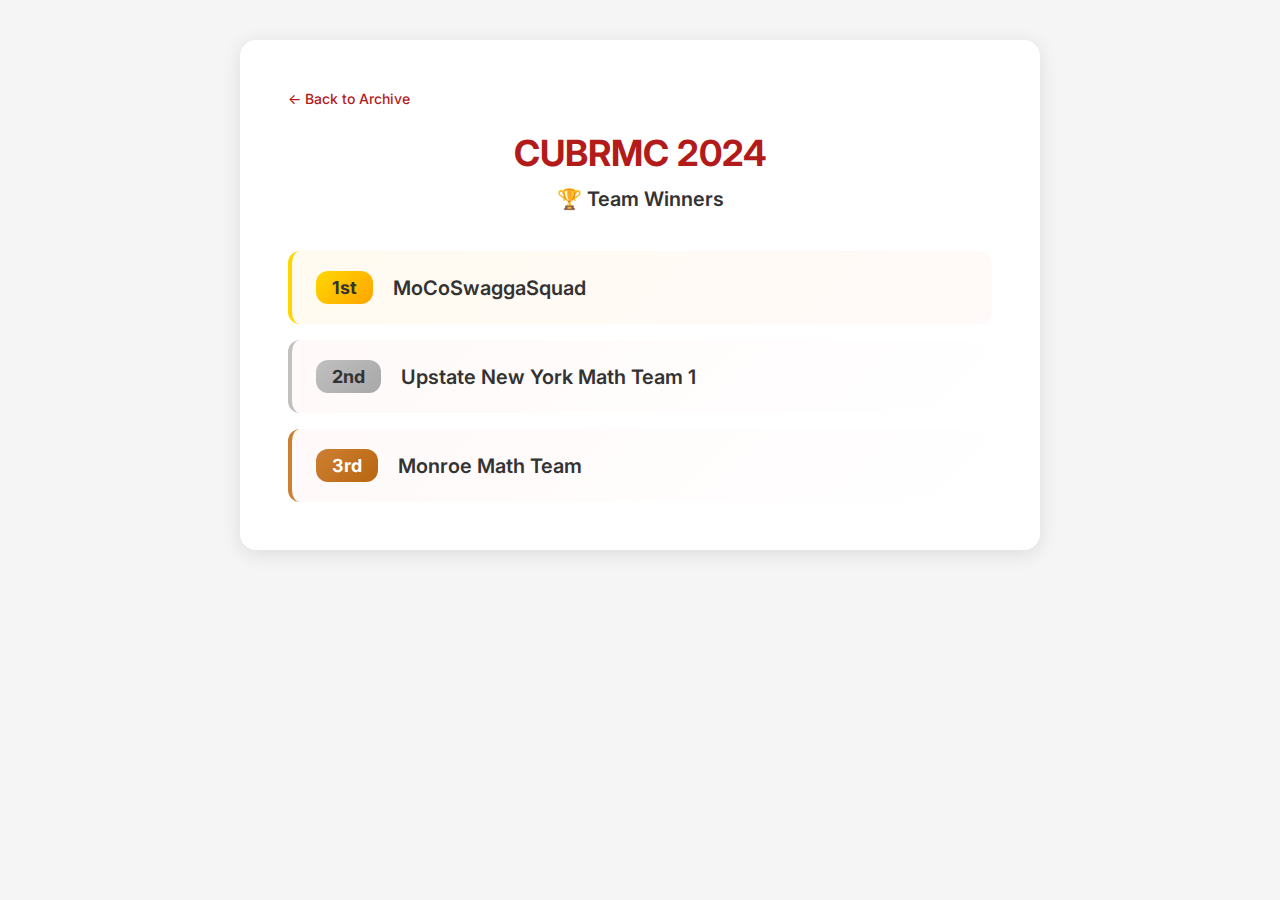
<file: winners/2024-team-winners.html>
<!DOCTYPE html>
<html lang="en">
<head>
    <meta charset="UTF-8">
    <meta name="viewport" content="width=device-width, initial-scale=1.0">
    <title>CUBRMC 2024 - Team Winners</title>
    <link rel="preconnect" href="https://fonts.googleapis.com">
    <link rel="preconnect" href="https://fonts.gstatic.com" crossorigin>
    <link href="https://fonts.googleapis.com/css2?family=Inter:wght@400;500;600;700&display=swap" rel="stylesheet">
    <style>
        * {
            margin: 0;
            padding: 0;
            box-sizing: border-box;
        }

        body {
            font-family: 'Inter', sans-serif;
            background-color: #F5F5F5;
            padding: 40px 20px;
            min-height: 100vh;
        }

        .container {
            max-width: 800px;
            margin: 0 auto;
            background-color: white;
            border-radius: 16px;
            padding: 48px;
            box-shadow: 0 4px 20px rgba(0, 0, 0, 0.1);
        }

        .back-link {
            display: inline-block;
            color: #B31B1B;
            text-decoration: none;
            font-size: 14px;
            margin-bottom: 24px;
            font-weight: 500;
        }

        .back-link:hover {
            text-decoration: underline;
        }

        h1 {
            font-size: 36px;
            font-weight: 700;
            color: #B31B1B;
            margin-bottom: 12px;
            text-align: center;
        }

        .subtitle {
            font-size: 20px;
            font-weight: 600;
            color: #333;
            margin-bottom: 40px;
            text-align: center;
        }

        .winner-list {
            display: flex;
            flex-direction: column;
            gap: 16px;
        }

        .winner-item {
            display: flex;
            align-items: center;
            padding: 20px 24px;
            background: linear-gradient(135deg, #FFF9F9 0%, #FFFFFF 100%);
            border-radius: 12px;
            border-left: 4px solid #DDD;
        }

        .winner-item.place-1 {
            border-left-color: #FFD700;
            background: linear-gradient(135deg, #FFFBF0 0%, #FFF9F9 100%);
        }

        .winner-item.place-2 {
            border-left-color: #C0C0C0;
        }

        .winner-item.place-3 {
            border-left-color: #CD7F32;
        }

        .place {
            font-size: 18px;
            font-weight: 700;
            color: white;
            background-color: #B31B1B;
            padding: 6px 16px;
            border-radius: 12px;
            margin-right: 20px;
            min-width: 50px;
            text-align: center;
        }

        .winner-item.place-1 .place {
            background: linear-gradient(135deg, #FFD700 0%, #FFA500 100%);
            color: #333;
        }

        .winner-item.place-2 .place {
            background: linear-gradient(135deg, #C0C0C0 0%, #A8A8A8 100%);
            color: #333;
        }

        .winner-item.place-3 .place {
            background: linear-gradient(135deg, #CD7F32 0%, #B8660F 100%);
            color: white;
        }

        .team-name {
            font-size: 20px;
            font-weight: 600;
            color: #333;
        }

        @media (max-width: 768px) {
            .container {
                padding: 32px 24px;
            }

            h1 {
                font-size: 28px;
            }

            .subtitle {
                font-size: 16px;
            }

            .winner-item {
                padding: 16px 20px;
            }

            .place {
                font-size: 16px;
                padding: 5px 12px;
                min-width: 45px;
            }

            .team-name {
                font-size: 18px;
            }
        }
    </style>
</head>
<body>
    <div class="container">
        <a href="../archive.html" class="back-link">← Back to Archive</a>
        <h1>CUBRMC 2024</h1>
        <p class="subtitle">🏆 Team Winners</p>
        
        <div class="winner-list">
            <div class="winner-item place-1">
                <span class="place">1st</span>
                <span class="team-name">MoCoSwaggaSquad</span>
            </div>
            <div class="winner-item place-2">
                <span class="place">2nd</span>
                <span class="team-name">Upstate New York Math Team 1</span>
            </div>
            <div class="winner-item place-3">
                <span class="place">3rd</span>
                <span class="team-name">Monroe Math Team</span>
            </div>
        </div>
    </div>
</body>
</html>
</file>
<file: css styling/styles.css>
* {
    margin: 0;
    padding: 0;
    box-sizing: border-box;
    
}

body {
    font-family: 'Inter', sans-serif;
    background-color: #F5F5F5;
    overflow-x: hidden;
    position: relative;
    min-height: 100vh;
    overflow: hidden;

}

#physics-world {
    position: fixed;
    top: 0;
    left: 0;
    width: 100%;
    height: 100%;
    z-index: 1;
    pointer-events: auto;
    cursor: grab;
}

#physics-world:active {
    cursor: grabbing;
}

/* Header Styles */
.header {
    display: flex;
    justify-content: center;
    position: relative;
    align-items: center;
    padding: 40px 0;
    z-index: 10;
    gap: 30px;
}

.logo-home-button {
    cursor: pointer;
    transition: transform 0.3s ease;
    display: flex;
    align-items: center;
    justify-content: center;
}

.logo-home-button:hover {
    transform: scale(1.05);
}

.logo-image {
    width: 60px;
    height: 60px;
    object-fit: contain;
}

.navigation {
    display: flex;
    align-items: center;
    gap: 30px;
}

.nav-button {
    background: none;
    border: none;
    font-family: 'Inter', sans-serif;
    font-size: 14px;
    font-weight: 500;
    color: #000;
    cursor: pointer;
    padding: 8px 16px;
    border-radius: 20px;
    transition: all 0.3s ease;
}

.nav-button.active {
    background-color: #B31B1B;
    color: white;
}

.nav-button:hover:not(.active) {
    background-color: #E5E5E5;
}

/* Add hover state for active button with inverted colors */
.nav-button.active:hover {
    background-color: #E5E5E5;
    color: #B31B1B;
}



/* Main Content */
.main-content {
    display: flex;
    flex-direction: column;
    align-items: center;
    justify-content: center;
    min-height: 60vh;
    text-align: left;
    position: relative;
    z-index: 5;
    padding: 0 40px;
}

.title-container {
    max-width: 800px;
}

.main-title {
    /* Base styles; specific sizes handled by child spans */
    font-weight: 600;
    color: #333;
    line-height: 1.2;
    margin-bottom: 20px;
}

/* Small subtitle (Cornell University) */
.title-small {
    font-size: 32px;
    font-weight: 600;
    color: #333;
}

/* Large main title (Big Red Math Competition) */
.title-large {
    font-size: 60px;
    font-weight: 700;
    
}

.big-red {
    color: #B31B1B;
    font-weight: 700;
}

/* Math Symbols */
.math-symbols {
    position: absolute;
    top: 0;
    left: 0;
    width: 100%;
    height: 100%;
    pointer-events: none;
    z-index: 2;
}

.symbol {
    position: absolute;
    font-size: 24px;
    font-weight: 500;
    color: #333;
    user-select: none;
    pointer-events: none;
    z-index: 3;
    font-family: 'Inter', sans-serif;
    transition: all 0.2s ease;
}

.symbol-cube {
    font-size: 160px;
}

.symbol-i {
    font-size: 180px;
    font-style: italic;
}

.symbol-e {
    font-size: 168px;
    font-style: italic;
}

.symbol-circle {
    font-size: 252px;
}

.symbol-plus {
    font-size: 140px;
    font-weight: 600;
}

.symbol-triangle {
    font-size: 160px;
}

.symbol-pi {
    font-size: 268px;
}

.symbol-dot {
    font-size: 120px;
    font-weight: 900;
}

.symbol-f {
    font-size: 180px;
    font-style: italic;
}

.symbol-multiply {
    font-size: 340px;
    font-weight: 600;
}

.symbol-theta {
    font-size: 168px;
    font-style: italic;
}

.symbol-integral {
    font-size: 200px;
}

.symbol-infinity {
    font-size: 260px;
}

.symbol-angle {
    font-size: 152px;
}

.symbol-sigma {
    font-size: 240px;
}

.symbol-spade {
    font-size: 220px;
}

.symbol-clubs {
    font-size: 220px;
}

.symbol-cIntegral {
    font-size: 220px;
}

.symbol-star{
    font-size: 190px;
}

.symbol-equality{
    font-size: 220px;
}

.symbol-sigma{
    font-size: 200px;
}

.symbol-div{
    font-size: 220px;
}

.symbol-delta{
    font-size: 240px;
}

/* Dots Pattern */
.dots-pattern {
    position: fixed;
    right: 30px;
    top: 0;
    height: 100vh;
    width: 60px;
    display: grid;
    grid-template-columns: repeat(3, 1fr);
    grid-template-rows: repeat(20, 1fr);
    gap: 10px;
    padding: 20px;
    z-index: 4;
}

.dot {
    width: 8px;
    height: 8px;
    background-color: #B31B1B;
    border-radius: 50%;
}

/* Responsive Design */

/* Medium screens - smaller desktops, large tablets, Chromebooks */
@media (max-width: 1200px) {
    .main-content {
        padding: 0 40px;
    }
}

@media (max-width: 1024px) {
    .header {
        padding: 30px 0;
        gap: 20px;
    }
    
    .navigation {
        gap: 20px;
    }
    
    .nav-button {
        font-size: 13px;
        padding: 7px 14px;
    }
    
    .logo-image {
        width: 50px;
        height: 50px;
    }
    
    .main-content {
        padding: 0 30px;
    }
    
    .main-title {
        font-size: 28px;
    }
}

@media (max-width: 768px) {
    .header {
        padding: 15px 0;
        gap: 15px;
    }
    
    .navigation {
        gap: 12px;
    }
    
    .logo-image {
        width: 40px;
        height: 40px;
    }
    
    .nav-button {
        font-size: 11px;
        padding: 6px 12px;
    }
    
    .main-title {
        font-size: 24px;
    }
    
    .main-content {
        padding: 0 20px;
    }
}

@media (max-width: 480px) {
    .header {
        gap: 10px;
        flex-wrap: wrap;
        justify-content: center;
        padding: 12px 0;
    }
    
    .navigation {
        gap: 8px;
    }
    
    .nav-button {
        font-size: 10px;
        padding: 5px 10px;
    }
    
    .logo-image {
        width: 45px;
        height: 45px;
    }
    
    .main-title {
        font-size: 20px;
    }
    
    .main-content {
        padding: 0 15px;
    }
}
</file>
<file: css styling/about-styles.css>
/* About Page Specific Styles */

/* Override body styles for about page */
.about-page {
    overflow: auto;
    background-color: #F5F5F5;
}

/* Remove physics world for about page */
.about-page #physics-world {
    display: none;
}

/* Sidebar Navigation */
.sidebar {
    position: fixed;
    left: 0;
    top: 50%;
    transform: translateY(-50%);
    z-index: 5; /* Lower than header z-index: 10 to prevent blocking navigation */
    padding: 20px;
}

/* Responsive sidebar positioning anchored 20px left of main content */
/* Default: about-main margin-left = 430px */
@media (min-width: 1400px) {
    .sidebar {
        left: 350px; /* 430 - ~80 (sidebar width + 20px gap) */
        padding-left: 0;
    }
}

/* about-main margin-left = 200px */
@media (max-width: 1400px) and (min-width: 1200px) {
    .sidebar {
        left: 120px; /* 200 - ~80 */
        padding-left: 0;
    }
}

/* about-main margin-left = 100px */
@media (max-width: 1200px) and (min-width: 1024px) {
    .sidebar {
        left: 20px; /* 100 - ~80 */
        padding-left: 0;
    }
}

/* Tablets: about-main margin-left = 80px */
@media (max-width: 1024px) and (min-width: 769px) {
    .sidebar {
        left: 0px; /* 80 - ~80 keeps a ~20px visual gap due to rounding */
        padding-left: 0;
    }
}

.sidebar-nav {
    display: flex;
    flex-direction: column;
    gap: 15px;
}

.sidebar-button {
    width: 40px;
    height: 40px;
    background-color: #E5E5E5;
    border: none;
    border-radius: 40px;
    cursor: pointer;
    transition: all 0.3s ease;
    display: flex;
    align-items: center;
    justify-content: center;
    position: relative;
}

.sidebar-button:hover {
    background-color: #B31B1B;
    transform: scale(1.05);
}

.sidebar-button.active {
    background-color: #B31B1B;
    box-shadow: 0 4px 12px rgba(0, 0, 0, 0.1);
}

.sidebar-icon {
    width: 24px;
    height: 24px;
    object-fit: contain;
    transition: filter 0.3s ease;
}

.sidebar-button.active .sidebar-icon {
    filter: invert(1);
}

.sidebar-button:hover .sidebar-icon {
    filter: invert(1);
}

.sidebar-button:not(.active):not(:hover) .sidebar-icon {
    filter: invert(0.5);
}

/* Main Content Layout */
.about-main {
    max-width: 1200px;
    margin: 0 auto;
    padding: 40px 60px;
}

/* Responsive layout adjustments */
@media (max-width: 1400px) {
    .about-main {
        padding: 40px 40px;
    }
}

@media (max-width: 1200px) {
    .about-main {
        padding: 30px 30px;
    }
}

.about-content {
    width: 100%;
}

/* Section Styles */
.section {
    min-height: 100vh;
    padding: 60px 0;
    scroll-margin-top: 120px;
}

/* Override min-height for lecture section since it has less content */
.section#lecture {
    min-height: auto;
}

/* Lecturer Spotlight Styles */
.lecturer-spotlight {
    background: linear-gradient(135deg, #fcf8fb 0%, #ffffff 100%);
    border-radius: 16px;
    box-shadow: 0 4px 20px rgba(0, 0, 0, 0.08);
    padding: 32px;
    margin: 32px 0 32px 0;
    border: 1px solid #e2e8f0;
}

.lecturer-spotlight-content {
    display: flex;
    flex-direction: column;
    align-items: center;
    gap: 32px;
}

.lecturer-photo {
    width: 160px;
    height: 160px;
    border-radius: 10%;
    box-shadow: 0 4px 16px rgba(0, 0, 0, 0.15);
    border: 4px solid #ffffff;
    object-fit: cover;
}

.guest-lecturer-label {
    font-family: 'Inter', sans-serif;
    font-size: 14px;
    font-weight: 600;
    color: #E30B05 ;
    text-transform: uppercase;
    letter-spacing: 0.1em;
    margin-bottom: 8px;
}

.lecturer-name {
    font-family: 'Inter', sans-serif;
    font-size: 28px;
    font-weight: 700;
    color: #1e293b;
    margin-bottom: 8px;
    text-align: center;
}

.lecturer-title {
    font-family: 'Inter', sans-serif;
    font-size: 16px;
    font-weight: 500;
    color: #64748b;
    margin-bottom: 20px;
    text-align: center;
}

.lecturer-bio {
    font-family: 'Inter', sans-serif;
    font-size: 16px;
    font-weight: 400;
    color: #374151;
    line-height: 1.6;
    margin-bottom: 20px;
    text-align: center;
}

.lecturer-bio strong {
    color: #B31B1B;
    font-weight: 600;
}

.lecturer-education {
    margin-top: 16px;
    text-align: center;
}

.education-title {
    font-family: 'Inter', sans-serif;
    font-size: 16px;
    font-weight: 600;
    color: #374151;
    margin-bottom: 8px;
}

.education-detail {
    font-family: 'Inter', sans-serif;
    font-size: 14px;
    font-weight: 400;
    color: #6b7280;
    margin: 0;
}

/* Responsive design for lecturer spotlight */
@media (min-width: 768px) {
    .lecturer-spotlight-content {
        flex-direction: row;
        align-items: flex-start;
        text-align: left;
    }
    
    .lecturer-name,
    .lecturer-title,
    .lecturer-bio,
    .lecturer-education {
        text-align: left;
    }
}

/* Lecture Abstract Styles */
.lecture-abstract {
    background-color: white;
    box-shadow: 0 2px 12px rgba(0, 0, 0, 0.08);
    border-radius: 16px;
    padding: 24px;
    margin-top: 24px;
}

.abstract-title {
    font-family: 'Inter', sans-serif;
    font-size: 24px;
    font-weight: 700;
    color: #1e293b;
    margin-bottom: 16px;
}

.lecture-abstract .section-text {
    color: #374151;
    margin-bottom: 12px;
}

.lecture-abstract .section-text:last-child {
    margin-bottom: 0;
}

.lecture-abstract strong {
    color: #B31B1B;
    font-weight: 600;
}

.section-content {
    max-width: 900px;
    margin: 0 auto;
}

.section-title {
    font-family: 'Inter', sans-serif;
    font-size: 48px;
    font-weight: 700;
    color: #B31B1B;
    margin-bottom: 16px;
    line-height: 1.2;
}

.section-subtitle {
    font-family: 'Inter', sans-serif;
    font-size: 24px;
    font-weight: 600;
    color: #333;
    margin-bottom: 32px;
    line-height: 1.3;
}

.section-text {
    font-family: 'Inter', sans-serif;
    font-size: 16px;
    font-weight: 400;
    color: #555;
    line-height: 1.6;
    margin-bottom: 24px;
}

/* Highlight Box */
.highlight-box {
    background-color: white;
    border-left: 4px solid #B31B1B;
    padding: 24px;
    margin: 32px 0;
    border-radius: 8px;
    box-shadow: 0 2px 8px rgba(0, 0, 0, 0.05);
}

.highlight-title {
    font-family: 'Inter', sans-serif;
    font-size: 20px;
    font-weight: 600;
    color: #B31B1B;
    margin-bottom: 12px;
}

.highlight-text {
    font-family: 'Inter', sans-serif;
    font-size: 16px;
    font-weight: 400;
    color: #555;
    line-height: 1.6;
    margin: 0;
}

/* Rules Section */
.rules-grid {
    display: grid;
    grid-template-columns: repeat(auto-fit, minmax(300px, 1fr));
    gap: 24px;
    margin-top: 40px;
}

.rule-item {
    background-color: white;
    padding: 24px;
    border-radius: 12px;
    box-shadow: 0 2px 8px rgba(0, 0, 0, 0.05);
}

.rule-item-wide {
    grid-column: span 2;
}

.rule-title {
    font-family: 'Inter', sans-serif;
    font-size: 18px;
    font-weight: 600;
    color: #333;
    margin-bottom: 16px;
}

.rule-list {
    list-style: none;
    padding: 0;
    margin: 0;
}

.rule-list li {
    font-family: 'Inter', sans-serif;
    font-size: 14px;
    font-weight: 400;
    color: #555;
    line-height: 1.5;
    margin-bottom: 8px;
    padding-left: 20px;
    position: relative;
}

.rule-list li::before {
    content: "•";
    color: #B31B1B;
    font-weight: bold;
    position: absolute;
    left: 0;
    top: 0;
}

/* Schedule Timeline */
.schedule-timeline {
    margin-top: 40px;
}

.timeline-item {
    display: flex;
    margin-bottom: 32px;
    align-items: flex-start;
}

.timeline-time {
    background-color: #B31B1B;
    color: white;
    padding: 8px 16px;
    border-radius: 20px;
    font-family: 'Inter', sans-serif;
    font-size: 14px;
    font-weight: 600;
    min-width: 100px;
    text-align: center;
    margin-right: 24px;
    flex-shrink: 0;

}

.timeline-content {
    flex: 1;
    background-color: white;
    padding: 20px;
    border-radius: 12px;
    box-shadow: 0 2px 8px rgba(0, 0, 0, 0.05);
}

.timeline-title {
    font-family: 'Inter', sans-serif;
    font-size: 18px;
    font-weight: 600;
    color: #333;
    margin-bottom: 8px;
}

.timeline-description {
    font-family: 'Inter', sans-serif;
    font-size: 14px;
    font-weight: 400;
    color: #555;
    line-height: 1.5;
    margin: 0;
}

/* Prizes Section */
.prizes-grid {
    display: grid;
    grid-template-columns: 1fr 1fr;
    gap: 40px;
    margin-top: 40px;
}

.prize-category {
    background-color: white;
    padding: 32px;
    border-radius: 12px;
    box-shadow: 0 2px 8px rgba(0, 0, 0, 0.05);
}

.prize-title {
    font-family: 'Inter', sans-serif;
    font-size: 24px;
    font-weight: 600;
    color: #333;
    margin-bottom: 24px;
    text-align: center;
}

.prize-list {
    display: flex;
    flex-direction: column;
    gap: 16px;
}

.prize-item {
    display: flex;
    align-items: center;
    padding: 16px;
    border-radius: 8px;
    border: 2px solid transparent;
}

.prize-item.gold {
    background-color: #FFF9E6;
    border-color: #FFD700;
}

.prize-item.silver {
    background-color: #F8F8F8;
    border-color: #C0C0C0;
}

.prize-item.bronze {
    background-color: #FFF5E6;
    border-color: #CD7F32;
}

.prize-item.honorable {
    background-color: #F0F8FF;
    border-color: #B31B1B;
}

.prize-rank {
    font-family: 'Inter', sans-serif;
    font-size: 14px;
    font-weight: 600;
    color: #333;
    min-width: 70px;
    margin-right: 16px;
}

.prize-details {
    flex: 1;
}

.prize-name {
    font-family: 'Inter', sans-serif;
    font-size: 16px;
    font-weight: 600;
    color: #333;
    margin-bottom: 4px;
}

.prize-value {
    font-family: 'Inter', sans-serif;
    font-size: 14px;
    font-weight: 400;
    color: #B31B1B;
}

.additional-recognition {
    margin-top: 40px;
    background-color: white;
    padding: 32px;
    border-radius: 12px;
    box-shadow: 0 2px 8px rgba(0, 0, 0, 0.05);
}

.recognition-title {
    font-family: 'Inter', sans-serif;
    font-size: 24px;
    font-weight: 600;
    color: #333;
    margin-bottom: 24px;
    text-align: center;
}

.recognition-grid {
    display: grid;
    grid-template-columns: repeat(auto-fit, minmax(250px, 1fr));
    gap: 24px;
}

.recognition-item {
    text-align: center;
    padding: 20px;
    background-color: #F9F9F9;
    border-radius: 8px;
}

.recognition-item h4 {
    font-family: 'Inter', sans-serif;
    font-size: 16px;
    font-weight: 600;
    color: #B31B1B;
    margin-bottom: 8px;
}

.recognition-item p {
    font-family: 'Inter', sans-serif;
    font-size: 14px;
    font-weight: 400;
    color: #555;
    line-height: 1.5;
    margin: 0;
}

/* Contact Section */
.contact-grid {
    display: grid;
    grid-template-columns: 1fr 1fr;
    gap: 40px;
    margin-top: 40px;
}

.contact-info, .contact-form {
    background-color: white;
    padding: 32px;
    border-radius: 12px;
    box-shadow: 0 2px 8px rgba(0, 0, 0, 0.05);
}

.contact-title {
    font-family: 'Inter', sans-serif;
    font-size: 20px;
    font-weight: 600;
    color: #333;
    margin-bottom: 24px;
    user-select: none;
    resize: none;
    pointer-events: none;
}

.contact-item {
    margin-bottom: 24px;
    padding-bottom: 16px;
    border-bottom: 1px solid #E5E5E5;
}

.contact-item:last-child {
    border-bottom: none;
}

.contact-item h4 {
    font-family: 'Inter', sans-serif;
    font-size: 16px;
    font-weight: 600;
    color: #333;
    margin-bottom: 4px;
}

.contact-role {
    font-family: 'Inter', sans-serif;
    font-size: 14px;
    font-weight: 500;
    color: #B31B1B;
    margin-bottom: 8px;
}

.contact-detail {
    font-family: 'Inter', sans-serif;
    font-size: 14px;
    font-weight: 400;
    color: #555;
    margin-bottom: 4px;
}

/* Form Styles */
.message-form {
    display: flex;
    flex-direction: column;
    gap: 20px;
}

.form-group {
    display: flex;
    flex-direction: column;
}

.form-group label {
    font-family: 'Inter', sans-serif;
    font-size: 14px;
    font-weight: 500;
    color: #333;
    margin-bottom: 6px;
}

.form-group input,
.form-group select,
.form-group textarea {
    font-family: 'Inter', sans-serif;
    font-size: 14px;
    padding: 12px;
    border: 1px solid #D0D0D0;
    border-radius: 6px;
    background-color: white;
    transition: border-color 0.3s ease;
}

.form-group textarea {
    resize: none;
}

.form-group input:focus,
.form-group select:focus,
.form-group textarea:focus {
    outline: none;
    border-color: #B31B1B;
}

.submit-button {
    background-color: #B31B1B;
    color: white;
    border: none;
    padding: 12px 24px;
    border-radius: 6px;
    font-family: 'Inter', sans-serif;
    font-size: 14px;
    font-weight: 600;
    cursor: pointer;
    transition: background-color 0.3s ease;
    
}

.submit-button:hover {
    background-color: #9A1515;
}

.location-info {
    margin-top: 40px;
    background-color: white;
    padding: 32px;
    border-radius: 12px;
    box-shadow: 0 2px 8px rgba(0, 0, 0, 0.05);
}

.location-details p {
    font-family: 'Inter', sans-serif;
    font-size: 14px;
    font-weight: 400;
    color: #555;
    line-height: 1.5;
    margin-bottom: 8px;
}

.location-details p:first-child {
    font-weight: 600;
    color: #333;
}

/* Responsive Design */
@media (max-width: 1024px) {
    .about-main {
        padding: 30px 30px;
    }
    
    .prizes-grid {
        grid-template-columns: 1fr;
    }
    
    .contact-grid {
        grid-template-columns: 1fr;
    }
}

@media (max-width: 768px) {
    .sidebar {
        position: fixed;
        top: auto;
        bottom: 20px;
        left: 50%;
        transform: translateX(-50%);
        width: 100%;
        max-width: 400px;
        padding: 0 20px;
    }
    
    .sidebar-nav {
        flex-direction: row;
        justify-content: center;
        background-color: white;
        padding: 12px;
        border-radius: 25px;
        box-shadow: 0 4px 12px rgba(0, 0, 0, 0.15);
    }
    
    .sidebar-button {
        width: 50px;
        height: 50px;
    }
    
    .about-main {
        padding: 40px 20px;
        margin-bottom: 100px;
    }
    
    .section-title {
        font-size: 36px;
    }
    
    .section-subtitle {
        font-size: 20px;
    }
    
    .rules-grid {
        grid-template-columns: 1fr;
    }
    
    .timeline-item {
        flex-direction: column;
        align-items: stretch;
    }
    
    .timeline-time {
        margin-right: 0;
        margin-bottom: 12px;
        align-self: flex-start;
    }
}

@media (max-width: 480px) {
    .about-main {
        padding: 20px 15px;
    }
    
    .section {
        padding: 40px 0;
    }
    
    .section-title {
        font-size: 28px;
    }
    
    .section-subtitle {
        font-size: 18px;
    }
    
    .sidebar-nav {
        gap: 8px;
        padding: 8px;
    }
    
    .sidebar-button {
        width: 45px;
        height: 45px;
    }
    
    .sidebar-icon {
        width: 20px;
        height: 20px;
    }
}

/* Footer Styles */
.footer {
    border-top: 2px solid #E5E5E5;
    padding: 40px 0;
    margin-top: 80px;
}

.footer-content {
    max-width: 900px;
    margin: 0 auto;
    padding: 0 60px;
    display: flex;
    justify-content: space-between;
    align-items: flex-start;
}

.footer-left {
    display: flex;
    flex-direction: column;
    align-items: flex-start;
}

.footer-logo {
    width: 60px;
    height: 60px;
    object-fit: contain;
    margin-bottom: 20px;
}

.social-links {
    display: flex;
    gap: 16px;
}

.social-link {
    display: flex;
    align-items: center;
    justify-content: center;
    width: 40px;
    height: 40px;
    transition: all 0.3s ease;
    text-decoration: none;
}

.social-link:hover {
    transform: translateY(-2px);
}

.social-icon {
    width: 24px;
    height: 24px;
    object-fit: contain;
}

.footer-disclaimer {
    font-family: 'Inter', sans-serif;
    font-size: 14px;
    font-weight: 400;
    color: #333;
    text-align: right;
    max-width: 400px;
    line-height: 1.5;
    margin: 0;
}

/* Footer Responsive Design */
@media (max-width: 768px) {
    .footer {
        margin-bottom: 100px;
    }
    
    .footer-content {
        padding: 0 20px;
        flex-direction: column;
        align-items: center;
        gap: 32px;
    }
    
    .footer-left {
        align-items: center;
    }
    
    .footer-disclaimer {
        text-align: center;
        max-width: none;
    }
    
    .social-link {
        width: 36px;
        height: 36px;
    }
    
    .social-icon {
        width: 20px;
        height: 20px;
    }
}

@media (max-width: 480px) {
    .footer {
        padding: 32px 0;
        margin-top: 60px;
    }
    
    .footer-content {
        padding: 0 15px;
        gap: 24px;
    }
    
    .footer-logo {
        width: 50px;
        height: 50px;
        margin-bottom: 16px;
    }
    
    .social-links {
        gap: 12px;
    }
    
    .footer-disclaimer {
        font-size: 12px;
    }
}
</file>
<file: styles.css>
* {
    margin: 0;
    padding: 0;
    box-sizing: border-box;
    
}

body {
    font-family: 'Inter', sans-serif;
    background-color: #F5F5F5;
    overflow-x: hidden;
    position: relative;
    min-height: 100vh;

}

#physics-world {
    position: fixed;
    top: 0;
    left: 0;
    width: 100%;
    height: 100%;
    z-index: 1;
    pointer-events: auto;
    cursor: grab;
}

#physics-world:active {
    cursor: grabbing;
}

/* Header Styles */
.header {
    display: flex;
    justify-content: center;
    position: relative;
    align-items: center;
    padding: 40px 0;
    z-index: 10;
    gap: 30px;
}

.logo-home-button {
    cursor: pointer;
    transition: transform 0.3s ease;
    display: flex;
    align-items: center;
    justify-content: center;
}

.logo-home-button:hover {
    transform: scale(1.05);
}

.logo-image {
    width: 60px;
    height: 60px;
    object-fit: contain;
}

.navigation {
    display: flex;
    align-items: center;
    gap: 30px;
}

.nav-button {
    background: none;
    border: none;
    font-family: 'Inter', sans-serif;
    font-size: 14px;
    font-weight: 500;
    color: #000;
    cursor: pointer;
    padding: 8px 16px;
    border-radius: 20px;
    transition: all 0.3s ease;
}

.nav-button.active {
    background-color: #B31B1B;
    color: white;
}

.nav-button:hover:not(.active) {
    background-color: #E5E5E5;
}

/* Add hover state for active button with inverted colors */
.nav-button.active:hover {
    background-color: #E5E5E5;
    color: #B31B1B;
}



/* Main Content */
.main-content {
    display: flex;
    flex-direction: column;
    align-items: center;
    justify-content: center;
    min-height: 60vh;
    text-align: left;
    position: relative;
    z-index: 5;
    padding: 0 40px;
}

.title-container {
    max-width: 800px;
}

.main-title {
    /* Base styles; specific sizes handled by child spans */
    font-weight: 600;
    color: #333;
    line-height: 1.2;
    margin-bottom: 20px;
}

/* Small subtitle (Cornell University) */
.title-small {
    font-size: 32px;
    font-weight: 600;
    color: #333;
}

/* Large main title (Big Red Math Competition) */
.title-large {
    font-size: 60px;
    font-weight: 700;
    
}

.big-red {
    color: #B31B1B;
    font-weight: 700;
}

/* Math Symbols */
.math-symbols {
    position: absolute;
    top: 0;
    left: 0;
    width: 100%;
    height: 100%;
    pointer-events: none;
    z-index: 2;
}

.symbol {
    position: absolute;
    font-size: 24px;
    font-weight: 500;
    color: #333;
    user-select: none;
    pointer-events: none;
    z-index: 3;
    font-family: 'Inter', sans-serif;
    transition: all 0.2s ease;
}

/* Specific symbol styles */
.symbol-cube {
    font-size: 160px;
}

.symbol-i {
    font-size: 180px;
    font-style: italic;
}

.symbol-e {
    font-size: 168px;
    font-style: italic;
}

.symbol-circle {
    font-size: 252px;
}

.symbol-plus {
    font-size: 140px;
    font-weight: 600;
}

.symbol-triangle {
    font-size: 160px;
}

.symbol-pi {
    font-size: 268px;
}

.symbol-dot {
    font-size: 120px;
    font-weight: 900;
}

.symbol-f {
    font-size: 180px;
    font-style: italic;
}

.symbol-multiply {
    font-size: 340px;
    font-weight: 600;
}

.symbol-theta {
    font-size: 168px;
    font-style: italic;
}

.symbol-integral {
    font-size: 200px;
}

.symbol-infinity {
    font-size: 260px;
}

.symbol-angle {
    font-size: 152px;
}

.symbol-sigma {
    font-size: 240px;
}

.symbol-spade {
    font-size: 220px;
}

.symbol-clubs {
    font-size: 220px;
}

.symbol-cIntegral {
    font-size: 220px;
}

.symbol-star{
    font-size: 190px;
}

.symbol-equality{
    font-size: 220px;
}

.symbol-sigma{
    font-size: 200px;
}

.symbol-div{
    font-size: 220px;
}

.symbol-delta{
    font-size: 240px;
}

/* Dots Pattern */
.dots-pattern {
    position: fixed;
    right: 30px;
    top: 0;
    height: 100vh;
    width: 60px;
    display: grid;
    grid-template-columns: repeat(3, 1fr);
    grid-template-rows: repeat(20, 1fr);
    gap: 10px;
    padding: 20px;
    z-index: 4;
}

.dot {
    width: 8px;
    height: 8px;
    background-color: #B31B1B;
    border-radius: 50%;
}

/* Responsive Design */

/* Medium screens - smaller desktops, large tablets, Chromebooks */
@media (max-width: 1200px) {
    .main-content {
        padding: 0 40px;
    }
}

@media (max-width: 1024px) {
    .header {
        padding: 30px 0;
        gap: 20px;
    }
    
    .navigation {
        gap: 20px;
    }
    
    .nav-button {
        font-size: 13px;
        padding: 7px 14px;
    }
    
    .logo-image {
        width: 50px;
        height: 50px;
    }
    
    .main-content {
        padding: 0 30px;
    }
    
    .main-title {
        font-size: 28px;
    }
}

@media (max-width: 768px) {
    .header {
        padding: 15px 0;
        gap: 15px;
    }
    
    .navigation {
        gap: 12px;
    }
    
    .logo-image {
        width: 40px;
        height: 40px;
    }
    
    .nav-button {
        font-size: 11px;
        padding: 6px 12px;
    }
    
    .main-title {
        font-size: 24px;
    }
    
    .main-content {
        padding: 0 20px;
    }
}

@media (max-width: 480px) {
    .header {
        gap: 10px;
        flex-wrap: wrap;
        justify-content: center;
        padding: 12px 0;
    }
    
    .navigation {
        gap: 8px;
    }
    
    .nav-button {
        font-size: 10px;
        padding: 5px 10px;
    }
    
    .logo-image {
        width: 45px;
        height: 45px;
    }
    
    .main-title {
        font-size: 20px;
    }
    
    .main-content {
        padding: 0 15px;
    }
}
</file>
<file: archive-styles.css>
/* Archive Page Styles */

/* Override body styles for archive page */
.archive-page {
    overflow: auto;
    background-color: #F5F5F5;
    color: #333;
    min-height: 100vh;
}

/* Remove physics world for archive page */
.archive-page #physics-world {
    display: none;
}

/* Main Content Layout */
.archive-main {
    max-width: 1200px;
    margin: 0 auto;
    padding: 40px 60px;
}

/* Responsive layout adjustments */
@media (max-width: 1400px) {
    .archive-main {
        padding: 40px 40px;
    }
}

@media (max-width: 1200px) {
    .archive-main {
        padding: 30px 30px;
    }
}

.archive-content {
    width: 100%;
}

/* Section Styles */
.archive-section {
    padding: 60px 0;
}

.section-content {
    max-width: 1000px;
    margin: 0 auto;
}

.archive-title {
    font-family: 'Inter', sans-serif;
    font-size: 48px;
    font-weight: 700;
    color: #B31B1B;
    margin-bottom: 16px;
    line-height: 1.2;
    text-align: center;
}

.archive-subtitle {
    font-family: 'Inter', sans-serif;
    font-size: 24px;
    font-weight: 600;
    color: #333;
    margin-bottom: 24px;
    line-height: 1.3;
    text-align: center;
}

.archive-description {
    font-family: 'Inter', sans-serif;
    font-size: 16px;
    font-weight: 400;
    color: #555;
    line-height: 1.6;
    margin-bottom: 48px;
    text-align: center;
    max-width: 600px;
    margin-left: auto;
    margin-right: auto;
}

/* Winners Section */
.winners-section {
    margin-top: 80px;
    text-align: center;
}

.winners-section-title {
    font-family: 'Inter', sans-serif;
    font-size: 36px;
    font-weight: 700;
    color: #333;
    margin-bottom: 48px;
}

.winners-year-group {
    margin-bottom: 32px;
}

.winners-year-label {
    font-family: 'Inter', sans-serif;
    font-size: 24px;
    font-weight: 700;
    color: #B31B1B;
    margin-bottom: 16px;
}

.winners-links-row {
    display: flex;
    align-items: center;
    justify-content: center;
    gap: 16px;
    flex-wrap: wrap;
}

.winner-text-link {
    font-family: 'Inter', sans-serif;
    font-size: 16px;
    font-weight: 600;
    color: #B31B1B;
    text-decoration: none;
    letter-spacing: 0.5px;
    transition: color 0.3s ease;
}

.winner-text-link:hover {
    color: #9A1515;
    text-decoration: underline;
}

.separator {
    font-family: 'Inter', sans-serif;
    font-size: 16px;
    color: #999;
    font-weight: 400;
}

/* Archive Grid */
.archive-grid {
    margin-top: 40px;
}

.year-section {
    background-color: white;
    border-radius: 16px;
    padding: 40px;
    box-shadow: 0 4px 16px rgba(0, 0, 0, 0.08);
    margin-bottom: 32px;
}

.year-title {
    font-family: 'Inter', sans-serif;
    font-size: 32px;
    font-weight: 700;
    color: #B31B1B;
    margin-bottom: 32px;
    text-align: center;
    border-bottom: 2px solid #E5E5E5;
    padding-bottom: 16px;
}

/* Materials Grid */
.materials-grid {
    display: grid;
    grid-template-columns: repeat(auto-fit, minmax(300px, 1fr));
    gap: 32px;
    margin-top: 32px;
}

.material-category {
    background-color: #F9F9F9;
    border-radius: 12px;
    padding: 24px;
    border: 1px solid #E5E5E5;
}

.category-title {
    font-family: 'Inter', sans-serif;
    font-size: 20px;
    font-weight: 600;
    color: #333;
    margin-bottom: 20px;
    text-align: center;
    border-bottom: 1px solid #E5E5E5;
    padding-bottom: 12px;
}

/* Download Links */
.download-links {
    display: flex;
    flex-direction: column;
    gap: 12px;
}

.download-link {
    display: flex;
    align-items: center;
    padding: 16px;
    background-color: white;
    border-radius: 8px;
    text-decoration: none;
    border: 2px solid transparent;
    transition: all 0.3s ease;
    box-shadow: 0 2px 8px rgba(0, 0, 0, 0.05);
}

.download-link:hover {
    transform: translateY(-2px);
    box-shadow: 0 4px 16px rgba(0, 0, 0, 0.1);
}

.download-link.questions {
    border-color: #B31B1B;
}

.download-link.questions:hover {
    background-color: #FFF9F9;
    border-color: #9A1515;
}

.download-link.solutions {
    border-color: #28A745;
}

.download-link.solutions:hover {
    background-color: #F8FFF9;
    border-color: #1E7E34;
}

.link-icon {
    font-size: 24px;
    margin-right: 16px;
    flex-shrink: 0;
}

.link-content {
    display: flex;
    flex-direction: column;
    flex: 1;
}

.link-title {
    font-family: 'Inter', sans-serif;
    font-size: 16px;
    font-weight: 600;
    color: #333;
    margin-bottom: 4px;
}

.link-subtitle {
    font-family: 'Inter', sans-serif;
    font-size: 14px;
    font-weight: 400;
    color: #666;
}

.download-link.questions .link-title {
    color: #B31B1B;
}

.download-link.solutions .link-title {
    color: #28A745;
}

/* Responsive Design */
@media (max-width: 1024px) {
    .archive-main {
        padding: 30px 30px;
    }
    
    .materials-grid {
        grid-template-columns: 1fr;
    }
    
    .year-section {
        padding: 30px;
    }
}

@media (max-width: 768px) {
    .archive-main {
        padding: 40px 20px;
    }
    
    .archive-title {
        font-size: 36px;
    }
    
    .archive-subtitle {
        font-size: 20px;
    }
    
    .winners-section-title {
        font-size: 28px;
    }
    
    .year-section {
        padding: 24px;
    }
    
    .year-title {
        font-size: 24px;
    }
    
    .material-category {
        padding: 20px;
    }
    
    .materials-grid {
        gap: 20px;
    }
    
    .winners-section-title {
        font-size: 28px;
    }
    
    .winners-year-label {
        font-size: 20px;
    }
    
    .winner-text-link {
        font-size: 14px;
    }
}

@media (max-width: 480px) {
    .archive-main {
        padding: 20px 15px;
    }
    
    .archive-title {
        font-size: 28px;
    }
    
    .archive-subtitle {
        font-size: 18px;
    }
    
    .winners-section-title {
        font-size: 24px;
        margin-bottom: 32px;
    }
    
    .year-section {
        padding: 20px;
    }
    
    .winners-year-label {
        font-size: 18px;
    }
    
    .winners-year-group {
        margin-bottom: 24px;
    }
    
    .winner-text-link {
        font-size: 13px;
    }
    
    .separator {
        font-size: 14px;
    }
    
    .download-link {
        padding: 12px;
    }
    
    .link-icon {
        font-size: 20px;
        margin-right: 12px;
    }
    
    .link-title {
        font-size: 14px;
    }
    
    .link-subtitle {
        font-size: 12px;
    }
}

/* Footer Styles - Same as other pages */
.footer {
    border-top: 2px solid #E5E5E5;
    padding: 40px 0;
    margin-top: 80px;
}

.footer-content {
    max-width: 900px;
    margin: 0 auto;
    padding: 0 60px;
    display: flex;
    justify-content: space-between;
    align-items: flex-start;
}

.footer-left {
    display: flex;
    flex-direction: column;
    align-items: flex-start;
}

.footer-logo {
    width: 60px;
    height: 60px;
    object-fit: contain;
    margin-bottom: 20px;
}

.social-links {
    display: flex;
    gap: 16px;
}

.social-link {
    display: flex;
    align-items: center;
    justify-content: center;
    width: 40px;
    height: 40px;
    transition: all 0.3s ease;
    text-decoration: none;
}

.social-link:hover {
    transform: translateY(-2px);
}

.social-icon {
    width: 24px;
    height: 24px;
    object-fit: contain;
}

.footer-disclaimer {
    font-family: 'Inter', sans-serif;
    font-size: 14px;
    font-weight: 400;
    color: #333;
    text-align: right;
    max-width: 400px;
    line-height: 1.5;
    margin: 0;
}

/* Footer Responsive Design */
@media (max-width: 768px) {
    .footer {
    }
    
    .footer-content {
        padding: 0 20px;
        flex-direction: column;
        align-items: center;
        gap: 32px;
    }
    
    .footer-left {
        align-items: center;
    }
    
    .footer-disclaimer {
        text-align: center;
        max-width: none;
    }
    
    .social-link {
        width: 36px;
        height: 36px;
    }
    
    .social-icon {
        width: 20px;
        height: 20px;
    }
}

@media (max-width: 480px) {
    .footer {
        padding: 32px 0;
        margin-top: 60px;
    }
    
    .footer-content {
        padding: 0 15px;
        gap: 24px;
    }
    
    .footer-logo {
        width: 50px;
        height: 50px;
        margin-bottom: 16px;
    }
    
    .social-links {
        gap: 12px;
    }
    
    .footer-disclaimer {
        font-size: 12px;
    }
}
</file>
<file: registration-styles.css>
/* Registration Page Specific Styles */

/* Override body styles for registration page */
.registration-page {
    overflow: auto;
    background-color: #F5F5F5;
}

/* Remove physics world for registration page */
.registration-page #physics-world {
    display: none;
}

/* Main Content Layout - Same as about page */
.registration-main {
    max-width: 1200px;
    margin: 0 auto;
    padding: 40px 60px;
}

/* Responsive layout adjustments */
@media (max-width: 1400px) {
    .registration-main {
        padding: 40px 40px;
    }
}

@media (max-width: 1200px) {
    .registration-main {
        padding: 30px 30px;
    }
}

.registration-content {
    width: 100%;
}

/* Sidebar Navigation */
.sidebar {
    position: fixed;
    left: 0;
    top: 50%;
    transform: translateY(-50%);
    z-index: 5; /* Lower than header z-index: 10 */
    padding: 20px;
}

/* Responsive sidebar positioning anchored 20px left of main content */
/* Default: registration-main margin-left = 430px */
@media (min-width: 1400px) {
    .sidebar {
        left: 350px; /* 430 - ~80 (sidebar width + 20px gap) */
        padding-left: 0;
    }
}

/* registration-main margin-left = 200px */
@media (max-width: 1400px) and (min-width: 1200px) {
    .sidebar {
        left: 120px; /* 200 - ~80 */
        padding-left: 0;
    }
}

/* registration-main margin-left = 100px */
@media (max-width: 1200px) and (min-width: 1024px) {
    .sidebar {
        left: 20px; /* 100 - ~80 */
        padding-left: 0;
    }
}

/* Tablets: registration-main margin-left = 80px */
@media (max-width: 1024px) and (min-width: 769px) {
    .sidebar {
        left: 0px; /* 80 - ~80 keeps a ~20px visual gap due to rounding */
        padding-left: 0;
    }
}

.sidebar-nav {
    display: flex;
    flex-direction: column;
    gap: 15px;
}

.sidebar-button {
    width: 40px;
    height: 40px;
    background-color: #E5E5E5;
    border: none;
    border-radius: 40px;
    cursor: pointer;
    transition: all 0.3s ease;
    display: flex;
    align-items: center;
    justify-content: center;
    position: relative;
}

.sidebar-button:hover {
    background-color: #B31B1B;
    transform: scale(1.05);
}

.sidebar-button.active {
    background-color: #B31B1B;
    box-shadow: 0 4px 12px rgba(0, 0, 0, 0.1);
}

.sidebar-icon {
    width: 24px;
    height: 24px;
    object-fit: contain;
    transition: filter 0.3s ease;
}

.sidebar-button.active .sidebar-icon {
    filter: invert(1);
}

.sidebar-button:hover .sidebar-icon {
    filter: invert(1);
}

.sidebar-button:not(.active):not(:hover) .sidebar-icon {
    filter: invert(0.5);
}

.logo-home-button {
    cursor: pointer;
    transition: transform 0.3s ease;
    display: flex;
    align-items: center;
    justify-content: center;
}

.logo-home-button:hover {
    transform: scale(1.05);
}

.logo-image {
    width: 60px;
    height: 60px;
    object-fit: contain;
}


/* Section Styles - Same as about page */
.section {
    padding: 60px 0;
}

.section-content {
    max-width: 900px;
    margin: 0 auto;
}

.section-title {
    font-family: 'Inter', sans-serif;
    font-size: 48px;
    font-weight: 700;
    color: #B31B1B;
    margin-bottom: 16px;
    line-height: 1.2;
}

.section-subtitle {
    font-family: 'Inter', sans-serif;
    font-size: 24px;
    font-weight: 600;
    color: #333;
    margin-bottom: 32px;
    line-height: 1.3;
}

.section-text {
    font-family: 'Inter', sans-serif;
    font-size: 16px;
    font-weight: 400;
    color: #555;
    line-height: 1.6;
    margin-bottom: 24px;
}

/* Image Gallery Scrolling Wrapper */
.scrolling-wrapper {
    overflow-x: hidden;
    overflow-y: hidden;
    white-space: nowrap;
    margin-top: 32px;
    padding: 16px 0;
    position: relative;
}

.scrolling-wrapper::-webkit-scrollbar {
    display: none;
}

.scrolling-wrapper {
    -ms-overflow-style: none;
    scrollbar-width: none;
}

.image-card {
    display: inline-block;
    margin-right: 16px;
    border-radius: 12px;
    overflow: hidden;
    box-shadow: 0 2px 8px rgba(0, 0, 0, 0.1);
    transition: transform 0.3s ease;
    white-space: normal;
}

.image-card:hover {
    transform: translateY(-4px);
}

.image-card:last-child {
    margin-right: 0;
}

.gallery-image {
    width: 300px;
    height: 200px;
    object-fit: cover;
    display: block;
}

/* Important Dates Timeline */
.dates-timeline {
    margin-top: 40px;
}

.date-wrapper {
    display: flex;
    align-items: center;
    margin-bottom: 24px;
    margin-left: 50px;

}

.date-star {
    width: 32px;
    height: 32px;
    object-fit: contain;
    margin-right: 40px;
    flex-shrink: 0;
}

.date-item {
    flex: 1;
    padding: 20px;
    background-color: white;
    border-radius: 12px;
    box-shadow: 0 2px 8px rgba(0, 0, 0, 0.05);
    transition: transform 0.3s ease;
    max-width: 780px;
}

.date-item:hover {
    transform: translateY(-2px);
}

.date-item.important {
    border-left: 4px solid #B31B1B;
    background-color: #FFF9F9;
}

.date-content {
    width: 100%;
}

.date-title {
    font-family: 'Inter', sans-serif;
    font-size: 18px;
    font-weight: 600;
    color: #333;
    margin-bottom: 4px;
}

.date-time {
    font-family: 'Inter', sans-serif;
    font-size: 14px;
    font-weight: 500;
    color: #B31B1B;
    margin: 0;
    margin-bottom: 8px;
}

.date-blurb {
    font-family: 'Inter', sans-serif;
    font-size: 14px;
    font-weight: 400;
    color: #666;
    line-height: 1.4;
    margin: 0;
    font-style: italic;
}

/* Registration Process Grid */
.registration-grid {
    display: grid;
    grid-template-columns: 1fr 1fr;
    gap: 40px;
    margin-top: 40px;
}

.registration-type {
    background-color: white;
    padding: 32px;
    border-radius: 12px;
    box-shadow: 0 2px 8px rgba(0, 0, 0, 0.05);
}

.registration-type-title {
    font-family: 'Inter', sans-serif;
    font-size: 24px;
    font-weight: 600;
    color: #B31B1B;
    margin-bottom: 16px;
    text-align: center;
}

.registration-description {
    font-family: 'Inter', sans-serif;
    font-size: 14px;
    font-weight: 400;
    color: #555;
    line-height: 1.6;
    margin-bottom: 24px;
}

/* Steps List */
.steps-list {
    margin-bottom: 24px;
}

.step-item {
    display: flex;
    align-items: flex-start;
    margin-bottom: 20px;
}

.step-number {
    width: 28px;
    height: 28px;
    background-color: #B31B1B;
    color: white;
    border-radius: 50%;
    display: flex;
    align-items: center;
    justify-content: center;
    font-family: 'Inter', sans-serif;
    font-size: 14px;
    font-weight: 600;
    margin-right: 16px;
    flex-shrink: 0;
}

.step-content {
    flex: 1;
}

.step-content p {
    font-family: 'Inter', sans-serif;
    font-size: 14px;
    font-weight: 400;
    color: #555;
    line-height: 1.6;
    margin: 0;
}

/* Individual Info */
.individual-info {
    margin-bottom: 24px;
}

.individual-info p {
    font-family: 'Inter', sans-serif;
    font-size: 14px;
    font-weight: 400;
    color: #555;
    line-height: 1.6;
    margin-bottom: 16px;
}

/* Registration Links */
.registration-link {
    color: #B31B1B;
    text-decoration: underline;
    transition: color 0.3s ease;
}

.registration-link:hover {
    color: #9A1515;
}

/* Register Buttons */
.register-button-container {
    text-align: center;
    margin-top: 24px;
}

.register-button {
    display: inline-block;
    background-color: #B31B1B;
    color: white;
    text-decoration: none;
    padding: 16px 32px;
    border-radius: 8px;
    font-family: 'Inter', sans-serif;
    font-size: 16px;
    font-weight: 600;
    transition: background-color 0.3s ease, transform 0.3s ease;
}

.register-button:hover {
    background-color: #9A1515;
    transform: translateY(-2px);
}

/* Support Info */
.support-info {
    margin-top: 40px;
    text-align: center;
    padding: 24px;
    background-color: white;
    border-radius: 12px;
    box-shadow: 0 2px 8px rgba(0, 0, 0, 0.05);
}

.support-info p {
    font-family: 'Inter', sans-serif;
    font-size: 14px;
    font-weight: 400;
    color: #555;
    margin: 0;
}

.support-link {
    color: #B31B1B;
    text-decoration: underline;
    transition: color 0.3s ease;
}

.support-link:hover {
    color: #9A1515;
}

/* Eligibility Section */
.eligibility-grid {
    display: grid;
    grid-template-columns: 1fr 1fr;
    gap: 40px;
    margin-top: 40px;
}

.eligibility-type {
    background-color: white;
    padding: 32px;
    border-radius: 12px;
    box-shadow: 0 2px 8px rgba(0, 0, 0, 0.05);
}

.eligibility-title {
    font-family: 'Inter', sans-serif;
    font-size: 20px;
    font-weight: 600;
    color: #B31B1B;
    margin-bottom: 20px;
    text-align: center;
}

.eligibility-list {
    list-style: none;
    padding: 0;
    margin: 0;
}

.eligibility-list li {
    font-family: 'Inter', sans-serif;
    font-size: 14px;
    font-weight: 400;
    color: #555;
    line-height: 1.6;
    margin-bottom: 12px;
    padding-left: 20px;
    position: relative;
}

.eligibility-list li::before {
    content: "•";
    color: #B31B1B;
    font-weight: bold;
    position: absolute;
    left: 0;
    top: 0;
}

/* Fees Section */
.fees-grid {
    display: grid;
    grid-template-columns: 1fr 1fr;
    gap: 24px;
    margin-top: 40px;
}

.fee-item {
    background-color: white;
    padding: 32px;
    border-radius: 12px;
    box-shadow: 0 2px 8px rgba(0, 0, 0, 0.05);
    text-align: center;
    transition: transform 0.3s ease;
}

.fee-item:hover {
    transform: translateY(-4px);
}

.fee-item.early-bird {
    border: 2px solid #28A745;
}

.fee-item.normal {
    border: 2px solid #B31B1B;
}

.fee-title {
    font-family: 'Inter', sans-serif;
    font-size: 18px;
    font-weight: 600;
    color: #333;
    margin-bottom: 16px;
}

.fee-amount {
    font-family: 'Inter', sans-serif;
    font-size: 32px;
    font-weight: 700;
    color: #B31B1B;
    margin-bottom: 8px;
}

.early-bird .fee-amount {
    color: #28A745;
}

.fee-deadline {
    font-family: 'Inter', sans-serif;
    font-size: 14px;
    font-weight: 500;
    color: #666;
    margin: 0;
}

.fee-info {
    margin-top: 40px;
    background-color: white;
    padding: 32px;
    border-radius: 12px;
    box-shadow: 0 2px 8px rgba(0, 0, 0, 0.05);
}

.fee-description {
    font-family: 'Inter', sans-serif;
    font-size: 16px;
    font-weight: 400;
    color: #555;
    line-height: 1.6;
    margin-bottom: 24px;
    text-align: center;
}

.fee-policies {
    display: grid;
    grid-template-columns: 1fr 1fr;
    gap: 24px;
}

.policy-item {
    padding: 20px;
    background-color: #F9F9F9;
    border-radius: 8px;
}

.policy-item h4 {
    font-family: 'Inter', sans-serif;
    font-size: 16px;
    font-weight: 600;
    color: #B31B1B;
    margin-bottom: 12px;
}

.policy-item p {
    font-family: 'Inter', sans-serif;
    font-size: 14px;
    font-weight: 400;
    color: #555;
    line-height: 1.6;
    margin: 0;
}

/* Responsive Design */
@media (max-width: 1024px) {
    .registration-main {
        padding: 30px 30px;
    }
    
    .registration-grid {
        grid-template-columns: 1fr;
    }
    
    .eligibility-grid {
        grid-template-columns: 1fr;
    }
    
    .fees-grid {
        grid-template-columns: 1fr;
    }
    
    .fee-policies {
        grid-template-columns: 1fr;
    }
}

@media (max-width: 768px) {
    .sidebar {
        position: fixed;
        top: auto;
        bottom: 20px;
        left: 50%;
        transform: translateX(-50%);
        width: 100%;
        max-width: 400px;
        padding: 0 20px;
    }
    
    .sidebar-nav {
        flex-direction: row;
        justify-content: center;
        background-color: white;
        padding: 12px;
        border-radius: 25px;
        box-shadow: 0 4px 12px rgba(0, 0, 0, 0.15);
    }
    
    .sidebar-button {
        width: 50px;
        height: 50px;
    }

    .registration-main {
        padding: 40px 20px;
        margin-bottom: 100px;
    }
    
    .section-title {
        font-size: 36px;
    }
    
    .section-subtitle {
        font-size: 20px;
    }
    
    .date-wrapper {
        flex-direction: column;
        align-items: center;
        margin-left: 0;
    }
    
    .date-star {
        margin-right: 0;
        margin-bottom: 12px;
    }
    
    .date-item {
        text-align: center;
    }
    
    .gallery-image {
        width: 250px;
        height: 167px;
    }
}

@media (max-width: 480px) {
    .sidebar-nav {
        gap: 8px;
        padding: 8px;
    }
    
    .sidebar-button {
        width: 45px;
        height: 45px;
    }
    
    .sidebar-icon {
        width: 20px;
        height: 20px;
    }

    .registration-main {
        padding: 20px 15px;
    }
    
    .section-title {
        font-size: 28px;
    }
    
    .section-subtitle {
        font-size: 18px;
    }
    
    .gallery-image {
        width: 200px;
        height: 133px;
    }
    
    .image-card {
        margin-right: 12px;
    }
}

/* Footer Styles */
.footer {
    border-top: 2px solid #E5E5E5;
    padding: 40px 0;
    margin-top: 80px;
}

.footer-content {
    max-width: 900px;
    margin: 0 auto;
    padding: 0 60px;
    display: flex;
    justify-content: space-between;
    align-items: flex-start;
}

.footer-left {
    display: flex;
    flex-direction: column;
    align-items: flex-start;
}

.footer-logo {
    width: 60px;
    height: 60px;
    object-fit: contain;
    margin-bottom: 20px;
}

.social-links {
    display: flex;
    gap: 16px;
}

.social-link {
    display: flex;
    align-items: center;
    justify-content: center;
    width: 40px;
    height: 40px;
    transition: all 0.3s ease;
    text-decoration: none;
}

.social-link:hover {
    transform: translateY(-2px);
}

.social-icon {
    width: 24px;
    height: 24px;
    object-fit: contain;
}

.footer-disclaimer {
    font-family: 'Inter', sans-serif;
    font-size: 14px;
    font-weight: 400;
    color: #333;
    text-align: right;
    max-width: 400px;
    line-height: 1.5;
    margin: 0;
}

/* Footer Responsive Design */
@media (max-width: 768px) {
    .footer {
    }
    
    .footer-content {
        padding: 0 20px;
        flex-direction: column;
        align-items: center;
        gap: 32px;
    }
    
    .footer-left {
        align-items: center;
    }
    
    .footer-disclaimer {
        text-align: center;
        max-width: none;
    }
    
    .social-link {
        width: 36px;
        height: 36px;
    }
    
    .social-icon {
        width: 20px;
        height: 20px;
    }
}

@media (max-width: 480px) {
    .footer {
        padding: 32px 0;
        margin-top: 60px;
    }
    
    .footer-content {
        padding: 0 15px;
        gap: 24px;
    }
    
    .footer-logo {
        width: 50px;
        height: 50px;
        margin-bottom: 16px;
    }
    
    .social-links {
        gap: 12px;
    }
    
    .footer-disclaimer {
        font-size: 12px;
    }
}
</file>
<file: sponsors-styles.css>
/* Animation Container */
.animation-container {
    position: fixed;
    top: 140px; /* Start below the header (40px padding + 60px logo + 40px padding) */
    left: 0;
    width: 100vw;
    height: calc(100vh - 140px); /* Adjust height to account for header */
    background-color: #F5F5F5;
    display: flex;
    align-items: center;
    justify-content: center;
    z-index: 1000; /* Lower z-index so header shows above */
}

/* Heart Loader Animation */
.heart-loader {
    position: absolute;
    display: block;
    left: 50%;  /* HORIZONTAL POSITION: Change this to move left/right (0% = left edge, 100% = right edge) */
    top: 50%;   /* VERTICAL POSITION: Change this to move up/down (0% = top edge, 100% = bottom edge) */
    margin-top: -272px;  /* Half of height for centering (was -150px, now -75px for 50% size) */
    margin-left: -0px; /* Half of width for centering (was -150px, now -75px for 50% size) */
    width: 80px; 
    height: 80px; 
    overflow: visible;
}

.heart-loader__group {
    transform-origin: 0 90px;
    animation: group-anim 7s 0.1s infinite;
}

.heart-loader__square {
    stroke: black;
    stroke-dasharray: 240, 240;
    stroke-dashoffset: 240;
    animation: square-anim 7s 0.1s infinite;
}

.heart-loader__circle {
    stroke: black;
    stroke-dasharray: 188.522, 188.522;
    stroke-dashoffset: 188.522;
    transform-origin: 60px 30px;
}

.heart-loader__circle.m--left {
    animation: left-circle-anim 7s 0.1s infinite;
}

.heart-loader__circle.m--right {
    animation: right-circle-anim 7s 0.1s infinite;
}

.heart-loader__heartPath {
    stroke: #db3434;
    fill: transparent;
    stroke-dasharray: 308.522, 308.522;
    stroke-dashoffset: 308.522;
    animation: heart-anim 7s 0.1s infinite;
}

@keyframes square-anim {
    12% {
        stroke-dashoffset: 0;
    }
    43% {
        stroke-dashoffset: 0;
        opacity: 1;
    }
    85% {
        stroke-dashoffset: 0;
        opacity: 0;
    }
    100% {
        stroke-dashoffset: 0;
        opacity: 0;
    }
}

@keyframes left-circle-anim {
    12% {
        stroke-dashoffset: 188.522;
    }
    31% {
        stroke-dashoffset: 0;
        transform: translateY(0);
    }
    41% {
        stroke-dashoffset: 0;
        transform: translateY(-30px);
    }
    43% {
        stroke-dashoffset: 0;
        transform: translateY(-30px);
        opacity: 1;
    }
    85% {
        stroke-dashoffset: 0;
        transform: translateY(-30px);
        opacity: 0;
    }
    100% {
        stroke-dashoffset: 0;
        transform: translateY(-30px);
        opacity: 0;
    }
}

@keyframes right-circle-anim {
    12% {
        stroke-dashoffset: 188.522;
    }
    31% {
        stroke-dashoffset: 0;
        transform: translateX(0);
    }
    41% {
        stroke-dashoffset: 0;
        transform: translateX(30px);
    }
    43% {
        stroke-dashoffset: 0;
        transform: translateX(30px);
        opacity: 1;
    }
    85% {
        stroke-dashoffset: 0;
        transform: translateX(30px);
        opacity: 0;
    }
    100% {
        stroke-dashoffset: 0;
        transform: translateX(30px);
        opacity: 0;
    }
}

@keyframes group-anim {
    43% {
        transform: rotate(0);
    }
    54% {
        transform: rotate(-45deg);
    }
    90% {
        transform: rotate(-45deg);
        opacity: 1;
    }
    97% {
        transform: rotate(-45deg);
        opacity: 0;
    }
    100% {
        transform: rotate(-45deg);
        opacity: 0;
    }
}

@keyframes heart-anim {
    55% {
        stroke-dashoffset: 308.522;
        fill: transparent;
    }
    70% {
        stroke-dashoffset: 0;
        fill: transparent;
    }
    87% {
        stroke-dashoffset: 0;
        fill: #db3434;
    }
    100% {
        stroke-dashoffset: 0;
        fill: #db3434;
    }
}

/* Main Content Styles */
.sponsors-page {
    background-color: #F5F5F5;
    color: black;
    min-height: 100vh;
    overflow-x: hidden; /* Prevent horizontal scroll */
    overflow-y: scroll; /* Always show scrollbar to prevent layout shift */
}

.main-content {
    background-color: #F5F5F5;
    min-height: calc(100vh - 140px); /* Account for header */
    overflow-y: auto; /* Enable vertical scrolling */
    position: relative;
}

.sponsors-main {
    margin-left: 0;
    padding: 2rem;
    min-height: calc(100vh - 140px); /* Account for header height */
    padding-top: 0; /* Remove extra top padding since header is separate */
}

/* Responsive layout adjustments for sponsors */
@media (max-width: 1200px) {
    .sponsors-main {
        padding: 1.5rem;
    }
    
    .sponsors-content {
        padding: 1.5rem 0 3rem 0;
    }
}

.sponsors-content {
    max-width: 1200px;
    margin: 0 auto;
    padding: 2rem 0 4rem 0; /* Reduced top padding, kept bottom for footer space */
}

.sponsors-section {
    text-align: center;
}

/* Heart and Text Layout */
.heart-text-container {
    position: relative;
    width: 100%;
    height: 650px; /* Provide space for the layout */
    margin-left: 10px;

}

.heart-text-layout {
    position: absolute;
    left: 50%;
    top: 50%;
    margin-top: -300px; /* EXACT same position as animated heart */
    margin-left: 0px;   /* EXACT same position as animated heart */
    display: flex;
    align-items: center;
    justify-content: center;
    gap: 10px;
    transform: translateX(-50%); /* Center the entire layout */
}

.static-heart {
    width: 120px;  /* Same size as animated heart */
    height: 120px; /* Same size as animated heart */
    opacity: 0;    /* Hidden initially */
    margin-left: 16px;
    margin-right: 4px;
}

.heart-text-we{
    font-size: 4rem;
    font-weight: 700;
    color: black;
    opacity: 0;    /* Hidden initially */

}
.heart-text-our {
    font-size: 4rem;
    font-weight: 700;
    color: black;
    opacity: 0;    /* Hidden initially */
}

.heart-text-sponsors {
    position: absolute;
    left: 50%;
    top: 50%;
    margin-top: -180px; /* Position below the heart */
    transform: translateX(-50%);
    font-size: 4rem;
    font-weight: 700;
    font-style: italic;
    color: black;
    opacity: 0;    /* Hidden initially */
}

/* Show the heart and text after animation */
.main-content.show .static-heart,
.main-content.show .heart-text-we,
.main-content.show .heart-text-our,
.main-content.show .heart-text-sponsors {
    opacity: 1;
}

.sponsors-grid {
    display: grid;
    grid-template-columns: 1fr;
    gap: 4rem;
    max-width: 800px;
    margin: 0 auto;
    margin-top: -300px;
}

.sponsor-tier {
    display: flex;
    flex-direction: column;
    align-items: center;
    gap: 1.5rem;
}

.tier-title {
    font-size: 2rem;
    font-weight: 600;
    margin-bottom: 1rem;
}

.sponsor-tier.gold .tier-title {
    color: #ffd700;
}

.sponsor-tier.silver .tier-title {
    color: #c0c0c0;
}

.sponsor-tier.bronze .tier-title {
    color: #cd7f32;
}

.sponsor-card {
    background: rgba(0, 0, 0, 0.05);
    border-radius: 16px;
    padding: 2rem;
    backdrop-filter: blur(10px);
    border: 1px solid rgba(0, 0, 0, 0.1);
    transition: transform 0.3s ease, box-shadow 0.3s ease;
    max-width: 400px;
    width: 100%;
}

.sponsor-card:hover {
    transform: translateY(-5px);
    box-shadow: 0 20px 40px rgba(0, 0, 0, 0.3);
}

.sponsor-tier.gold .sponsor-card {
    border-color: #ffd700;
    box-shadow: 0 0 20px rgba(255, 215, 0, 0.3);
}

.sponsor-tier.silver .sponsor-card {
    border-color: #c0c0c0;
    box-shadow: 0 0 20px rgba(192, 192, 192, 0.3);
}

.sponsor-tier.bronze .sponsor-card {
    border-color: #cd7f32;
    box-shadow: 0 0 20px rgba(205, 127, 50, 0.3);
}

.sponsor-image {
    width: 100%;
    height: auto;
    border-radius: 8px;
    object-fit: contain;
    max-height: 200px;
}

/* Responsive Design */
@media (min-width: 768px) {
    .sponsors-grid {
        grid-template-columns: 1fr;
        gap: 3rem;
    }
    
    .heart-text-we,
    .heart-text-our {
        font-size: 5rem;
    }
    
    .heart-text-sponsors {
        font-size: 5rem;
    }
}

@media (min-width: 1024px) and (max-width: 1400px) {
    .sponsors-main {
        padding: 3rem;
    }
    
    .heart-text-we,
    .heart-text-our {
        font-size: 5rem;
    }
    
    .heart-text-sponsors {
        font-size: 5rem;
    }
}

@media (min-width: 1400px) {
    .sponsors-main {
        padding: 4rem;
    }
    
    .heart-text-we,
    .heart-text-our {
        font-size: 6rem;
    }
    
    .heart-text-sponsors {
        font-size: 6rem;
    }
}

@media (max-width: 480px) {
    .heart-text-we,
    .heart-text-our {
        font-size: 2.5rem;
    }
    
    .heart-text-sponsors {
        font-size: 2.5rem;
    }
    
    .heart-text-layout {
        gap: 10px;
    }
    
    .static-heart {
        width: 80px;
        height: 80px;
    }
}

/* Fade in animation for main content */
.main-content {
    opacity: 0;
    transition: opacity 1s ease-in-out;
}

.main-content.show {
    opacity: 1;
} 

/* Footer Styles */
.footer {
    border-top: 2px solid #E5E5E5;
    padding: 40px 0;
    margin-top: 80px;
}

.footer-content {
    max-width: 900px;
    margin: 0 auto;
    padding: 0 60px;
    display: flex;
    justify-content: space-between;
    align-items: flex-start;
}

.footer-left {
    display: flex;
    flex-direction: column;
    align-items: flex-start;
}

.footer-logo {
    width: 60px;
    height: 60px;
    object-fit: contain;
    margin-bottom: 20px;
}

.social-links {
    display: flex;
    gap: 16px;
}

.social-link {
    display: flex;
    align-items: center;
    justify-content: center;
    width: 40px;
    height: 40px;
    transition: all 0.3s ease;
    text-decoration: none;
}

.social-link:hover {
    transform: translateY(-2px);
}

.social-icon {
    width: 24px;
    height: 24px;
    object-fit: contain;
}

.footer-disclaimer {
    font-family: 'Inter', sans-serif;
    font-size: 14px;
    font-weight: 400;
    color: #333;
    text-align: right;
    max-width: 400px;
    line-height: 1.5;
    margin: 0;
}

/* Footer Responsive Design */
@media (max-width: 768px) {
    .footer {
    }
    
    .footer-content {
        padding: 0 20px;
        flex-direction: column;
        align-items: center;
        gap: 32px;
    }
    
    .footer-left {
        align-items: center;
    }
    
    .footer-disclaimer {
        text-align: center;
        max-width: none;
    }
    
    .social-link {
        width: 36px;
        height: 36px;
    }
    
    .social-icon {
        width: 20px;
        height: 20px;
    }
}

@media (max-width: 480px) {
    .footer {
        padding: 32px 0;
        margin-top: 60px;
    }
    
    .footer-content {
        padding: 0 15px;
        gap: 24px;
    }
    
    .footer-logo {
        width: 50px;
        height: 50px;
        margin-bottom: 16px;
    }
    
    .social-links {
        gap: 12px;
    }
    
    .footer-disclaimer {
        font-size: 12px;
    }
}
</file>
